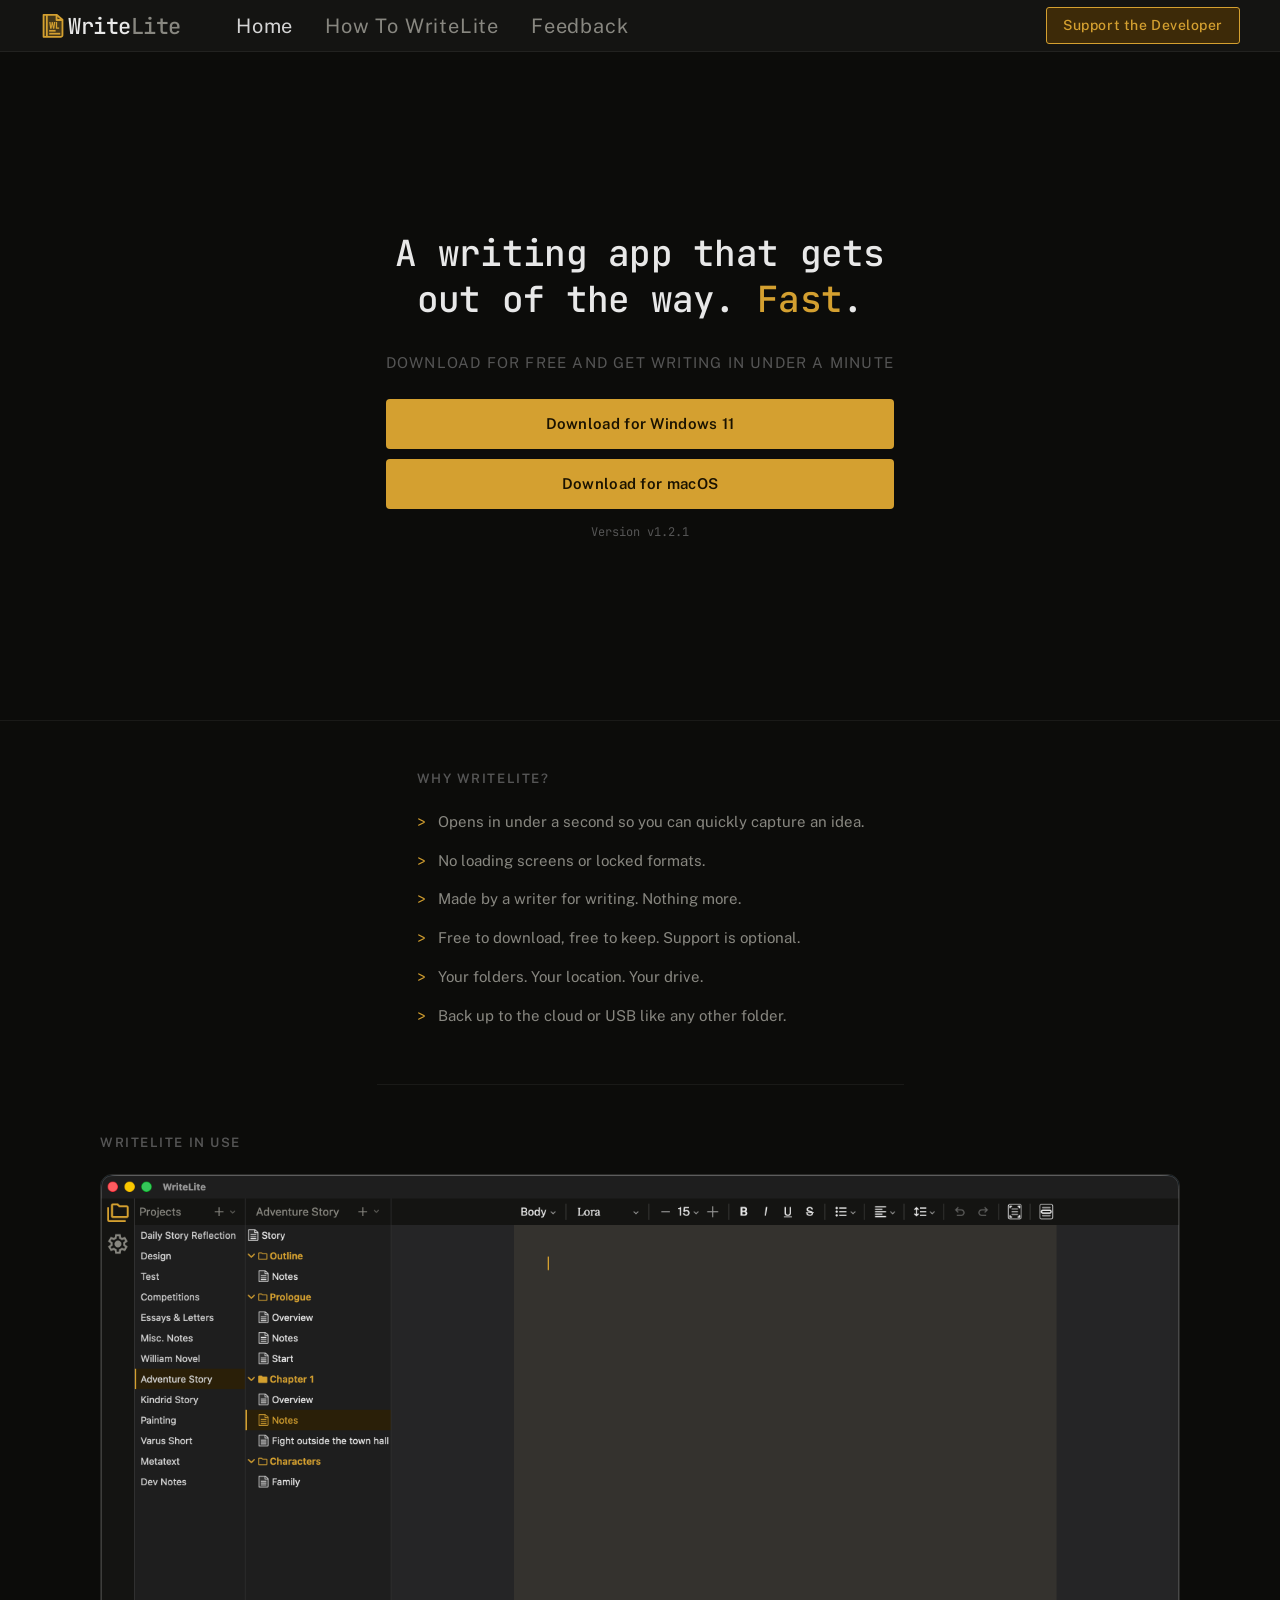
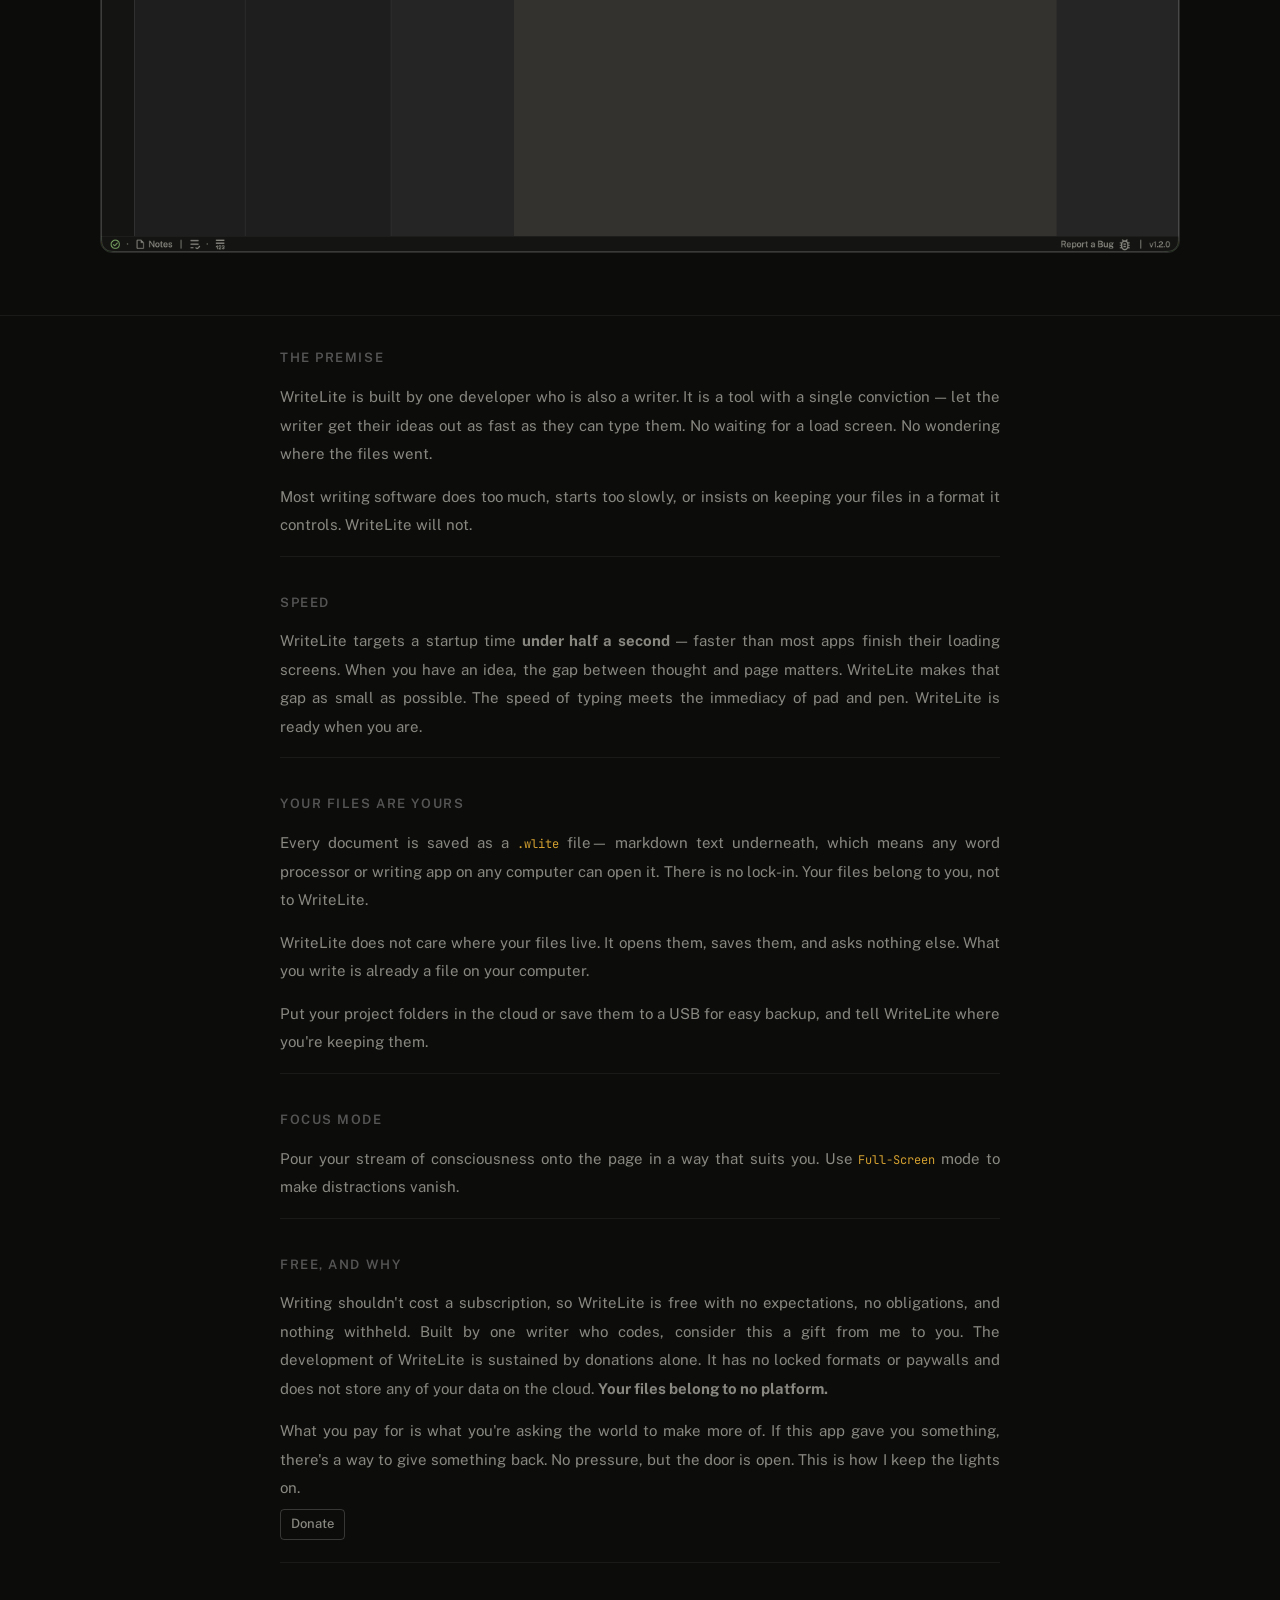
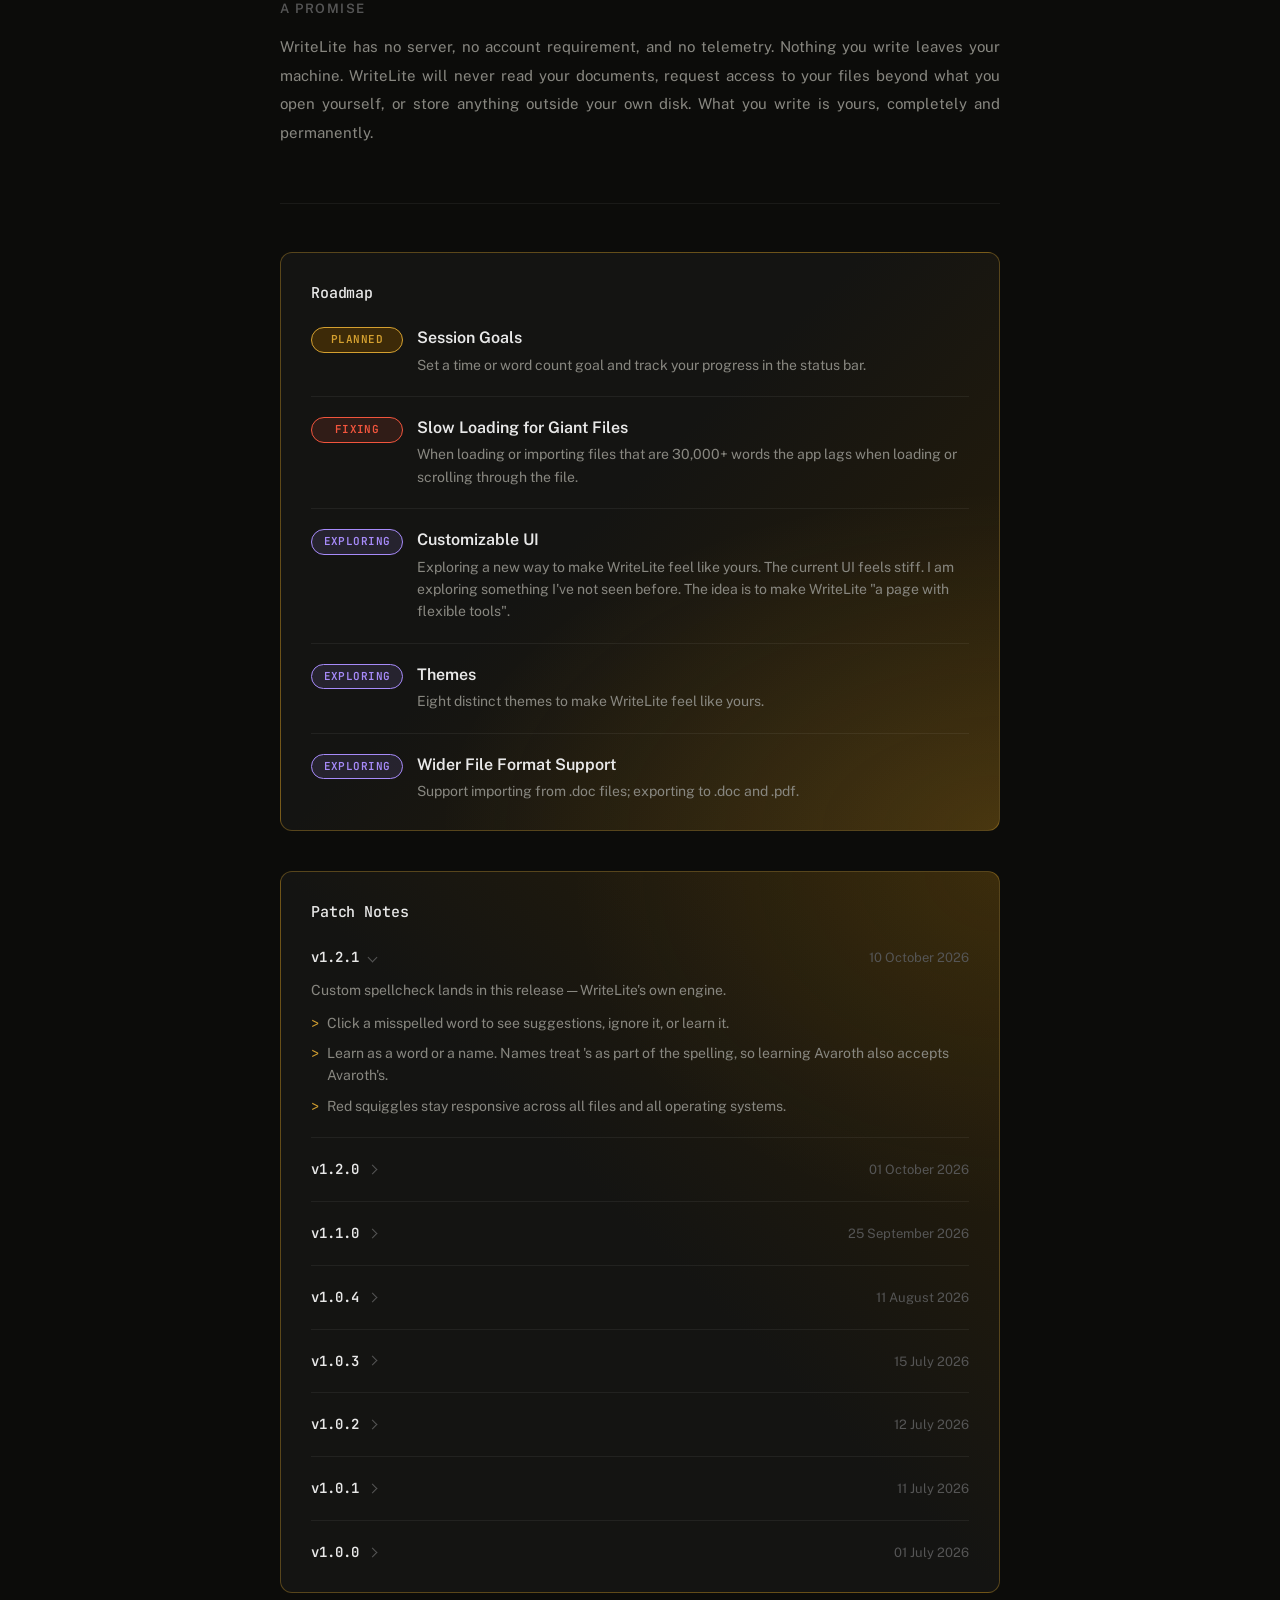
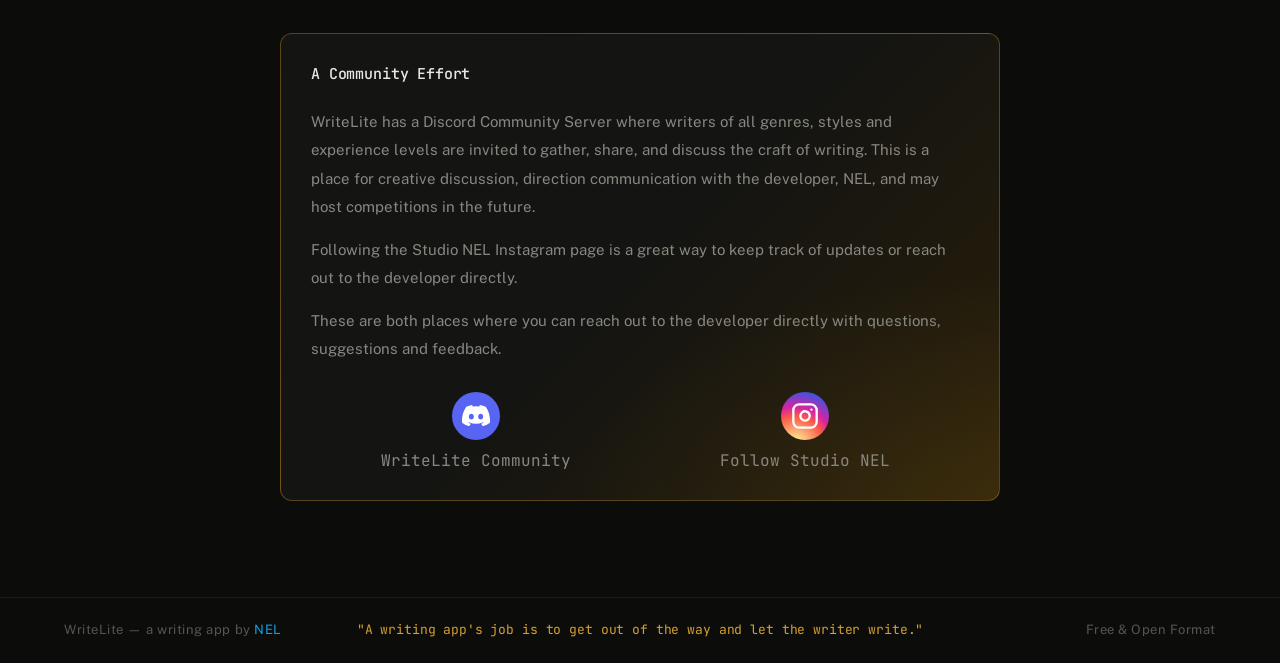
<file: index.html>
<!DOCTYPE html>
<html lang="en">
<head>
  <meta charset="UTF-8">
  <meta name="viewport" content="width=device-width, initial-scale=1.0">
  <title>WriteLite — A writing app that gets out of the way.</title>
  <link rel="icon" href="media/wl_logo.svg" type="image/svg+xml">
  <link rel="apple-touch-icon" href="media/wl_logo.svg">
  <link rel="preconnect" href="https://fonts.googleapis.com">
  <link rel="preconnect" href="https://fonts.gstatic.com" crossorigin>
  <link href="https://fonts.googleapis.com/css2?family=Public+Sans:wght@400;500;600;700&family=JetBrains+Mono:wght@400;500;600&display=swap" rel="stylesheet">
  <link rel="stylesheet" href="styles.css">
</head>
<body>

<!-- ── NAV ─────────────────────────────────────────── -->
<nav>
   <a class="nav-logo" href="/" style="cursor:pointer; display:flex; align-items:center; gap:2px;">
	<img src="media/wl_logo.svg" alt="WriteLite logo" width="26" height="26" style="flex-shrink:0; display:block;">
    <svg viewBox="0 0 116 26" width="116" height="26" aria-label="WriteLite" style="flex-shrink:0; display:block;">
      <text x="0" y="21" font-family="'JetBrains Mono', monospace" font-size="22" font-weight="500" letter-spacing="-0.5">
        <tspan fill="var(--fg-1)">Write</tspan><tspan fill="var(--fg-3)">Lite</tspan>
      </text>
    </svg>
  </a>
  <div class="nav-links">
    <a id="nav-home"     class="active" href="/">Home</a>
    <a id="nav-docs"                    href="/documentation">How To WriteLite</a>
    <a id="nav-feedback"               href="/feedback">Feedback</a>
  </div>
  <a class="nav-support" href="/support">Support the Developer</a>

  <!-- Burger — mobile only -->
  <button class="nav-burger" id="nav-burger" aria-label="Open menu" onclick="toggleMobileNav()">
    <span></span>
    <span></span>
    <span></span>
  </button>
</nav>

<!-- Mobile nav drawer -->
<div class="mobile-nav-overlay" id="mobile-nav-overlay" onclick="closeMobileNav()"></div>
<div class="mobile-nav-drawer" id="mobile-nav-drawer">
  <a id="mnav-home"     class="active" href="/">Home</a>
  <a id="mnav-docs"                    href="/documentation">How To WriteLite</a>
  <a id="mnav-feedback"               href="/feedback">Feedback</a>
  <div class="mobile-nav-divider"></div>
  <a class="mobile-nav-support" href="/support">Support the Developer</a>
</div>

<!-- ── HOME ────────────────────────────────────────── -->
<section id="home" class="active">

  <!-- Hero -->
  <div class="hero">
    <h1 class="hero-hook" id="hero-hook"></h1>
    <div class="hero-cta">
    <p class="hero-instruction">Download for free and get writing in under a minute</p>

    <div class="hero-download">

      <!-- Detected / passed platform — single large card (revealed by renderHome()) -->
      <div class="platform-card" id="platform-card" style="display:none">
        <div class="platform-card-name" id="platform-card-name"></div>
        <div class="platform-card-version">Version <span data-wl-version></span></div>
        <div class="platform-choice-row">
          <a class="btn-platform-download" id="platform-dl-free" href="/thanks?start=1">Free Download</a>
          <span class="platform-or">OR</span>
          <a class="btn-platform-download" id="platform-dl-pay" href="/download">Pay What Feels Good</a>
        </div>
      </div>
      <p class="platform-other" id="platform-other" style="display:none">
        Also available for <a id="platform-other-link" href="/download">the other platform</a>
      </p>

      <!-- Fallback (Linux / unknown / mobile) — both platforms, equal weight. Default state. -->
      <div class="platform-fallback" id="platform-fallback">
        <a class="btn-platform-download" href="/download?platform=windows">Download for Windows 11</a>
        <a class="btn-platform-download" href="/download?platform=mac">Download for macOS</a>
        <p class="platform-fallback-version">Version <span data-wl-version></span></p>
      </div>

    </div><!-- /hero-download -->
    </div><!-- /hero-cta -->
  </div>

  <!-- Why WriteLite + App Preview (stacked: blurb then wide screenshot) -->
  <div class="home-lower">
    <div class="blurb-col">
      <div class="blurb-heading">Why WriteLite?</div>
      <ul class="blurb-points">
        <li>Opens in under a second so you can quickly capture an idea.</li>
        <li>No loading screens or locked formats.</li>
        <li>Made by a writer for writing. Nothing more.</li>
        <li>Free to download, free to keep. Support is optional.</li>
        <li>Your folders. Your location. Your drive.</li>
        <li>Back up to the cloud or USB like any other folder.</li>
      </ul>
    </div><!-- /blurb-col -->

    <div class="preview-col">
	  <div class="preview-label">WriteLite in use</div>
        <img
          class="screenshot"
          src="media/screenshot.png"
          alt="WriteLite editor showing a document open and in progress"
        >
    </div><!-- /preview-col -->
  </div><!-- /home-lower -->

  <!-- About — inline on home page, scroll to read more -->
  <div class="about-page" style="border-top:1px solid var(--border)">
    <div class="about-sections-grid">

      <div class="about-section">
        <div class="about-section-label">The premise</div>
        <p>
          WriteLite is built by one developer who is also a writer.
          It is a tool with a single conviction — let the writer get
          their ideas out as fast as they can type them. No waiting
          for a load screen. No wondering where the files went.
        </p>
        <p>
          Most writing
          software does too much, starts too slowly, or insists on
          keeping your files in a format it controls.
          WriteLite will not.
        </p>
      </div>

      <div class="about-section">
        <div class="about-section-label">Speed</div>
        <p>
          WriteLite targets a startup time <strong>under half a second</strong> —
		  faster than most apps finish their loading screens.
		  When you have an idea, the gap between thought and
		  page matters. WriteLite makes that gap as small as possible.
		  The speed of typing meets the immediacy of pad and pen.
		  WriteLite is ready when you are.
        </p>
      </div>

      <div class="about-section">
        <div class="about-section-label">Your files are yours</div>
        <p>
          Every document is saved as a
          <span class="inline-code">.wlite</span> file— markdown text underneath,
		  which means any word processor or writing app on any computer can open
		  it. There is no lock-in. Your files belong to you, not to WriteLite.
        </p>
        <p>
          WriteLite does not care where your files live. It opens them, saves
		  them, and asks nothing else. What you write is already a file on
		  your computer.
        </p>
		<p>
		  Put your project folders in the cloud or save them to a USB for easy backup,
		  and tell WriteLite where you're keeping them.
		</p>
      </div>

      <div class="about-section">
        <div class="about-section-label">Focus mode</div>
        <p>
         Pour your stream of consciousness onto the page in a way that suits you.
		 Use <span class="inline-code">Full-Screen</span> mode to make distractions vanish.
        </p>
      </div>

      <div class="about-section">
        <div class="about-section-label">Free, and why</div>
        <p>
          Writing shouldn't cost a subscription, so WriteLite is free
		  with no expectations, no obligations, and nothing withheld.
		  Built by one writer who codes, consider this a gift from me to you.
      The development of WriteLite is sustained by donations alone. It has
      no locked formats or paywalls and does not store any of your data on the cloud.
		  <strong>Your files belong to no platform.</strong>
        </p>
		<p>
		  What you pay for is what you're asking the world to make more of.
		  If this app gave you something, there's a way to give something back.
		  No pressure, but the door is open. This is how I keep the lights on.
		</p>
		<p class="donate-p">
		  <a class="donate-inline-btn" href="/support">Donate</a>
		</p>
      </div>

      <div class="about-section">
        <div class="about-section-label">A promise</div>
        <p>
          WriteLite has no server, no account requirement, and no
          telemetry. Nothing you write leaves your machine.
          WriteLite will never read your documents, request access
          to your files beyond what you open yourself, or store
          anything outside your own disk. What you write is yours,
          completely and permanently.
        </p>
      </div>
    </div><!-- /about-sections-grid -->

    <!-- Roadmap, Patch Notes, Community — copied from synopsis; stacked ~720px -->
    <div class="home-synopsis-stack">

      <div class="synopsis-roadmap">
        <h3 class="synopsis-section-title" id="roadmap">Roadmap</h3>
        <ul class="roadmap-list">

          <li class="roadmap-item">
            <span class="roadmap-status is-planned">Planned</span>
            <div>
              <div class="roadmap-item-title">Session Goals</div>
              <p class="roadmap-item-desc">Set a time or word count goal and track your progress in the status bar.</p>
            </div>
          </li>

          <li class="roadmap-item">
            <span class="roadmap-status is-fixing">Fixing</span>
            <div>
              <div class="roadmap-item-title">Slow Loading for Giant Files</div>
              <p class="roadmap-item-desc">When loading or importing files that are 30,000+ words the app lags when loading or scrolling through the file.</p>
            </div>
          </li>

          <li class="roadmap-item">
            <span class="roadmap-status is-exploring">Exploring</span>
            <div>
              <div class="roadmap-item-title">Customizable UI</div>
              <p class="roadmap-item-desc">Exploring a new way to make WriteLite feel like yours. The current UI feels stiff. I am exploring something I've not seen before. The idea is to make WriteLite "a page with flexible tools".</p>
            </div>
          </li>

          <li class="roadmap-item">
            <span class="roadmap-status is-exploring">Exploring</span>
            <div>
              <div class="roadmap-item-title">Themes</div>
              <p class="roadmap-item-desc">Eight distinct themes to make WriteLite feel like yours.</p>
            </div>
          </li>

          <li class="roadmap-item">
            <span class="roadmap-status is-exploring">Exploring</span>
            <div>
              <div class="roadmap-item-title">Wider File Format Support</div>
              <p class="roadmap-item-desc">Support importing from .doc files; exporting to .doc and .pdf.</p>
            </div>
          </li>

        </ul>
      </div>

      <!-- Patch notes — append-only history, newest first.
           Template: WEBSITE_UPDATES.md. Never edit or delete past blocks.
           Each version is a <details> block: the newest carries the `open`
           attribute — when adding a release, give the new block `open` and
           remove it from the previous latest. -->
      <div class="synopsis-patch">
        <h3 class="synopsis-section-title" id="patch-notes">Patch Notes</h3>
        <div class="patch-scroll">

        <!-- ── v1.2.1 — 10 October 2026 ── -->
        <details class="patch-block" open>
          <summary class="patch-head">
            <span class="patch-version">v1.2.1</span>
            <span class="patch-caret" aria-hidden="true"></span>
            <span class="patch-date">10 October 2026</span>
          </summary>
          <p class="patch-intro">
            Custom spellcheck lands in this release — WriteLite's own engine.
          </p>
          <ul class="patch-list">
            <li>Click a misspelled word to see suggestions, ignore it, or learn it.</li>
            <li>Learn as a word or a name. Names treat 's as part of the spelling, so learning Avaroth also accepts Avaroth's.</li>
            <li>Red squiggles stay responsive across all files and all operating systems.</li>
          </ul>
        </details>

        <!-- ── v1.2.0 — 01 October 2026 ── -->
        <details class="patch-block">
          <summary class="patch-head">
            <span class="patch-version">v1.2.0</span>
            <span class="patch-caret" aria-hidden="true"></span>
            <span class="patch-date">01 October 2026</span>
          </summary>
          <p class="patch-intro">
            Typewriter mode lands in this release — a focus mode that keeps only a
            few lines on screen and gets the UI out of the way.
          </p>
          <ul class="patch-list">
            <li>Typewriter mode — Command+Shift+T on Mac, Control+Shift+T on Windows.</li>
            <li>Closed folders expand when dragged and hovered over.</li>
            <li>Right-click a .wlite file to export.</li>
            <li>Drag a file into WriteLite to import it.</li>
            <li>Fixed a bug that stopped the app from opening with the correct text floor settings.</li>
            <li>On Windows: right-click → New → WriteLite Document.</li>
            <li>Small UI improvements, including aligned folders and subfolders.</li>
            <li>Fixed an issue with the spellcheck toggle. Custom spellchecker engine coming soon.</li>
          </ul>
        </details>

        <!-- ── v1.1.0 — 25 September 2026 ── -->
        <details class="patch-block">
          <summary class="patch-head">
            <span class="patch-version">v1.1.0</span>
            <span class="patch-caret" aria-hidden="true"></span>
            <span class="patch-date">25 September 2026</span>
          </summary>
          <p class="patch-intro">
            Drag and drop lands in this release — move files and folders between
            projects, set your own order, and merge projects when you need to.
          </p>
          <ul class="patch-list">
            <li>Theme adjustments; buttons feel stronger.</li>
            <li>Fixed an issue where files would not display in some projects.</li>
            <li>Fullscreen key commands are consistent across versions and feel better to use.</li>
            <li>File handling for raw markdown refactored.</li>
            <li>File tree visual structure updated — cleaner look.</li>
            <li>Status bar labels replaced with icons; buttons are more compact.</li>
            <li>Expanded settings options.</li>
            <li>Updated menubar layout.</li>
            <li>Sorting is now an action, not a state — custom order is always available.</li>
            <li>Drag and drop: move files and folders between projects, reorder freely, and merge projects.</li>
            <li>Fullscreen icon updated.</li>
          </ul>
        </details>

        <!-- ── v1.0.4 — 11 August 2026 ── -->
        <details class="patch-block">
          <summary class="patch-head">
            <span class="patch-version">v1.0.4</span>
            <span class="patch-caret" aria-hidden="true"></span>
            <span class="patch-date">11 August 2026</span>
          </summary>
          <ul class="patch-list">
            <li>.wlite files are markdown + some HTML under the hood. This patch cleaned up the file format so the raw markup view is cleaner.</li>
            <li>The .wlite icon appear less squashed</li>
            <li>Users can now set their own default settings per file. Per project settings coming soon.</li>
            <li>System theme option available from the menu bar</li>
            <li>Fixed an issue where files would occasionally open WriteLite at the wrong project</li>
          </ul>
        </details>

        <!-- ── v1.0.3 — 15 July 2026 ── -->
        <details class="patch-block">
          <summary class="patch-head">
            <span class="patch-version">v1.0.3</span>
            <span class="patch-caret" aria-hidden="true"></span>
            <span class="patch-date">15 July 2026</span>
          </summary>
          <p class="patch-intro">
            This patch brings a new welcome experience. The first time you open
            WriteLite it now walks you through the app and lets users set their theme preference from the start.
          </p>
          <ul class="patch-list">
            <li>Choose your theme during setup &mdash; Dark, Light, or System. System follows your computer&rsquo;s own appearance setting and switches along with it while the app is open, and WriteLite now opens in the right theme straight away instead of flashing the wrong one first.</li>
            <li>Blank lines you deliberately leave in a document no longer disappear when it reloads.</li>
            <li>Fixed a bug that prevented sorting files by &ldquo;Last Updated&rdquo;.</li>
            <li>Fixed markdown rendering inconsistencies across .wlite and .md files.</li>
            <li>Fixed some awkward UI bugs that left old information on the page.</li>
            <li>Improved support for imported files.</li>
            <li><strong>Known issue:</strong> very large documents (100,000+ words) are slow to open, and the window may stop responding while they load.</li>
          </ul>
        </details>

        <!-- ── v1.0.2 — 12 July 2026 ── -->
        <details class="patch-block">
          <summary class="patch-head">
            <span class="patch-version">v1.0.2</span>
            <span class="patch-caret" aria-hidden="true"></span>
            <span class="patch-date">12 July 2026</span>
          </summary>
          <ul class="patch-list">
            <li>The File View window now has a full menu bar on macOS, matching Windows.</li>
            <li>Settings has moved into the menu bar, so it is quicker to reach.</li>
            <li>WriteLite now reopens the files you had open in File View when you last closed it &mdash; you can turn this off in Settings.</li>
            <li>You can now close individual file tabs with the &times; button or by right-clicking, instead of closing the whole window.</li>
            <li>On macOS, double-clicking a file in Finder &mdash; or dragging it onto the app &mdash; now opens it directly, instead of launching to the default window.</li>
            <li>Links now stand out in the accent colour.</li>
            <li>In the light theme, faint and disabled text is clearer and easier to tell apart from ordinary text.</li>
          </ul>
        </details>

        <!-- ── v1.0.1 — 11 July 2026 ── -->
        <details class="patch-block">
          <summary class="patch-head">
            <span class="patch-version">v1.0.1</span>
            <span class="patch-caret" aria-hidden="true"></span>
            <span class="patch-date">11 July 2026</span>
          </summary>
          <ul class="patch-list">
            <li>Switching between projects now opens the correct document instead of leaving the previous file on screen, and each project remembers the last file you had open.</li>
            <li>Links you add are kept when you reopen a file &mdash; previously they could vanish on reload. You can also type a link inline as <span class="inline-code">[text](https://&hellip;)</span> and it becomes clickable.</li>
            <li>Imported files are better supported &mdash; .txt and .md files now open alongside .wlite.</li>
            <li>Importing now offers a &ldquo;keep original format&rdquo; option so files come in as-is.</li>
            <li>Re-adding an existing project no longer resets its settings &mdash; sort order, expanded folders, and name are preserved.</li>
            <li>Fixed a problem where renaming a project could break it and make it show as &ldquo;missing&rdquo; after a restart.</li>
            <li>The formatting toolbar is now centred and scrolls when there isn&rsquo;t room to show every button.</li>
            <li>Entering and leaving fullscreen is now a smooth transition.</li>
            <li>On macOS, the fullscreen shortcut hint now correctly shows &#8963;&#8984;F &mdash; it previously listed a shortcut that did nothing.</li>
            <li>Renamed the &ldquo;Documentation&rdquo; menu item to &ldquo;Guides &amp; How-Tos&rdquo;.</li>
          </ul>
        </details>

        <!-- ── v1.0.0 — 01 July 2026 ── -->
        <details class="patch-block">
          <summary class="patch-head">
            <span class="patch-version">v1.0.0</span>
            <span class="patch-caret" aria-hidden="true"></span>
            <span class="patch-date">01 July 2026</span>
          </summary>
          <ul class="patch-list">
            <li>WriteLite published.</li>
          </ul>
        </details>

        </div><!-- /patch-scroll -->
      </div>

      <div class="synopsis-community">
        <h3 class="synopsis-section-title" id="community">A Community Effort</h3>
        <p>
          WriteLite has a Discord Community Server where writers of all
          genres, styles and experience levels are invited to gather, share, and discuss the
          craft of writing. This is a place for creative discussion, direction communication
          with the developer, NEL, and may host competitions in the future.
        </p>
        <p>
          Following the Studio NEL Instagram page is a great way to keep track of updates or
          reach out to the developer directly.
        </p>
        <p>
          These are both places where you can reach out to the developer directly with
          questions, suggestions and feedback.
        </p>

        <div class="synopsis-community-links">
          <div class="synopsis-community-link">
            <a class="community-icon" data-wl-discord
               target="_blank" rel="noopener noreferrer" aria-label="Join the Discord">
              <svg viewBox="0 0 127.14 96.36" fill="#fff" aria-hidden="true">
                <path d="M107.7 8.07A105.15 105.15 0 0 0 81.47 0a72.06 72.06 0 0 0-3.36 6.83 97.68 97.68 0 0 0-29.11 0A72.37 72.37 0 0 0 45.64 0a105.89 105.89 0 0 0-26.25 8.09C2.79 32.65-1.71 56.6.54 80.21a105.73 105.73 0 0 0 32.17 16.15 77.7 77.7 0 0 0 6.89-11.11 68.42 68.42 0 0 1-10.85-5.18c.91-.66 1.8-1.34 2.66-2a75.57 75.57 0 0 0 64.32 0c.87.71 1.76 1.39 2.66 2a68.68 68.68 0 0 1-10.87 5.19 77 77 0 0 0 6.89 11.1 105.25 105.25 0 0 0 32.19-16.14c2.64-27.38-4.51-51.11-18.9-72.15ZM42.45 65.69C36.18 65.69 31 60 31 53s5-12.74 11.43-12.74S54 46 53.89 53s-5.05 12.69-11.44 12.69Zm42.24 0C78.41 65.69 73.25 60 73.25 53s5-12.74 11.44-12.74S96.23 46 96.12 53s-5.04 12.69-11.43 12.69Z"/>
              </svg>
            </a>
            <span class="synopsis-community-link-title">WriteLite Community</span>
          </div>
          <div class="synopsis-community-link">
            <a class="community-icon community-icon-ig" href="https://www.instagram.com/studio_nel_/"
               target="_blank" rel="noopener noreferrer" aria-label="Follow on Instagram">
              <svg viewBox="0 0 24 24" fill="none" stroke="#fff" stroke-width="2"
                   stroke-linecap="round" stroke-linejoin="round" aria-hidden="true">
                <rect x="2" y="2" width="20" height="20" rx="5" ry="5"></rect>
                <path d="M16 11.37A4 4 0 1 1 12.63 8 4 4 0 0 1 16 11.37z"></path>
                <line x1="17.5" y1="6.5" x2="17.51" y2="6.5"></line>
              </svg>
            </a>
            <span class="synopsis-community-link-title">Follow Studio NEL</span>
          </div>
        </div>
      </div>

    </div><!-- /home-synopsis-stack -->

  </div><!-- /about-on-home -->

  <footer class="site-footer">
    <span>WriteLite — a writing app by <a class="footer-studio" href="https://nel.studio" target="_blank" rel="noopener noreferrer">NEL</a></span>
    <span class="footer-quote">"A writing app's job is to get out of the way and let the writer write."</span>
    <span>Free &amp; Open Format</span>
  </footer>

</section>

<!-- ── SHARED SITE CONFIG (version, URLs, downloads) ──── -->
<script src="site-config.js"></script>

<!-- ── PAGE SCRIPT ───────────────────────────────────── -->
<script>
  // ── HOOK LINE CYCLING ──────────────────────────────────────────
  // To add a new option: add an object with a segments array.
  // Each segment is either a plain string or { text, em: true } for highlight.
  // Any number of highlighted words per line is supported.
  const hooks = [
    { segments: [
      "A writing app that gets out of the way.",
      { text: " Fast", em: true },
      "."
    ]},
    { segments: [
      "A reliable writing app designed for ",
      { text: "focus", em: true },
      "."
    ]},
    { segments: [
      "Engineered for speed, focus and ",
      { text: "flow", em: true },
      "."
    ]},
  ];

  let hookIndex = 0;

  function renderHook() {
    const html = hooks[hookIndex].segments.map(s =>
      typeof s === 'string' ? s : '<em>' + s.text + '</em>'
    ).join('');
    document.getElementById('hero-hook').innerHTML = html;
  }

  function cycleHook() {
    const el = document.getElementById('hero-hook');
    el.style.opacity = '0';
    setTimeout(() => {
      hookIndex = (hookIndex + 1) % hooks.length;
      renderHook();
      el.style.opacity = '';
    }, 130);
  }

  renderHook();

  // Auto-cycle every 5 seconds.
  let hookTimer = setInterval(cycleHook, 5000);


  // ── MOBILE NAV ─────────────────────────────────────────────────
  function toggleMobileNav() {
    const burger  = document.getElementById('nav-burger');
    const drawer  = document.getElementById('mobile-nav-drawer');
    const overlay = document.getElementById('mobile-nav-overlay');
    const isOpen  = drawer.classList.contains('open');
    if (isOpen) {
      closeMobileNav();
    } else {
      burger.classList.add('open');
      overlay.classList.add('open');
      // Force reflow so transition plays from initial state
      drawer.style.display = 'flex';
      requestAnimationFrame(() => {
        requestAnimationFrame(() => { drawer.classList.add('open'); });
      });
    }
  }

  function closeMobileNav() {
    const burger  = document.getElementById('nav-burger');
    const drawer  = document.getElementById('mobile-nav-drawer');
    const overlay = document.getElementById('mobile-nav-overlay');
    burger.classList.remove('open');
    drawer.classList.remove('open');
    overlay.classList.remove('open');
    // Hide after transition
    setTimeout(() => { if (!drawer.classList.contains('open')) drawer.style.display = ''; }, 220);
  }

  // Mobile intercept + download counting now live in site-config.js
  // (isMobile, handleDownloadClick, closeMobileNotice).

  // ── HERO PLATFORM CARD ─────────────────────────────────────────
  // Detected platform → single large card + other-OS line; all CTAs
  // navigate to /download (they don't download directly). Null (Linux /
  // unknown / mobile) → leave the two-button fallback visible.
  function renderHome() {
    var platform = WriteLite.detectPlatform();
    if (!platform) return;

    var names = { windows: 'Windows 11', mac: 'macOS' };
    var other = platform === 'windows' ? 'mac' : 'windows';

    document.getElementById('platform-card-name').textContent = names[platform];

    document.getElementById('platform-dl-free').href = '/thanks?start=1&platform=' + platform;
    document.getElementById('platform-dl-pay').href  = '/download?platform=' + platform;

    var olink = document.getElementById('platform-other-link');
    olink.textContent = names[other];
    olink.href        = '/download?platform=' + other;

    document.getElementById('platform-fallback').style.display = 'none';
    document.getElementById('platform-card').style.display     = '';
    document.getElementById('platform-other').style.display    = '';
  }

  // Resolve platform + fade in on first load
  window.addEventListener('DOMContentLoaded', () => {
    renderHome();
    requestAnimationFrame(() => {
      requestAnimationFrame(() => {
        document.getElementById('home').classList.add('visible');
      });
    });
  });
</script>

</body>
</html>
</file>
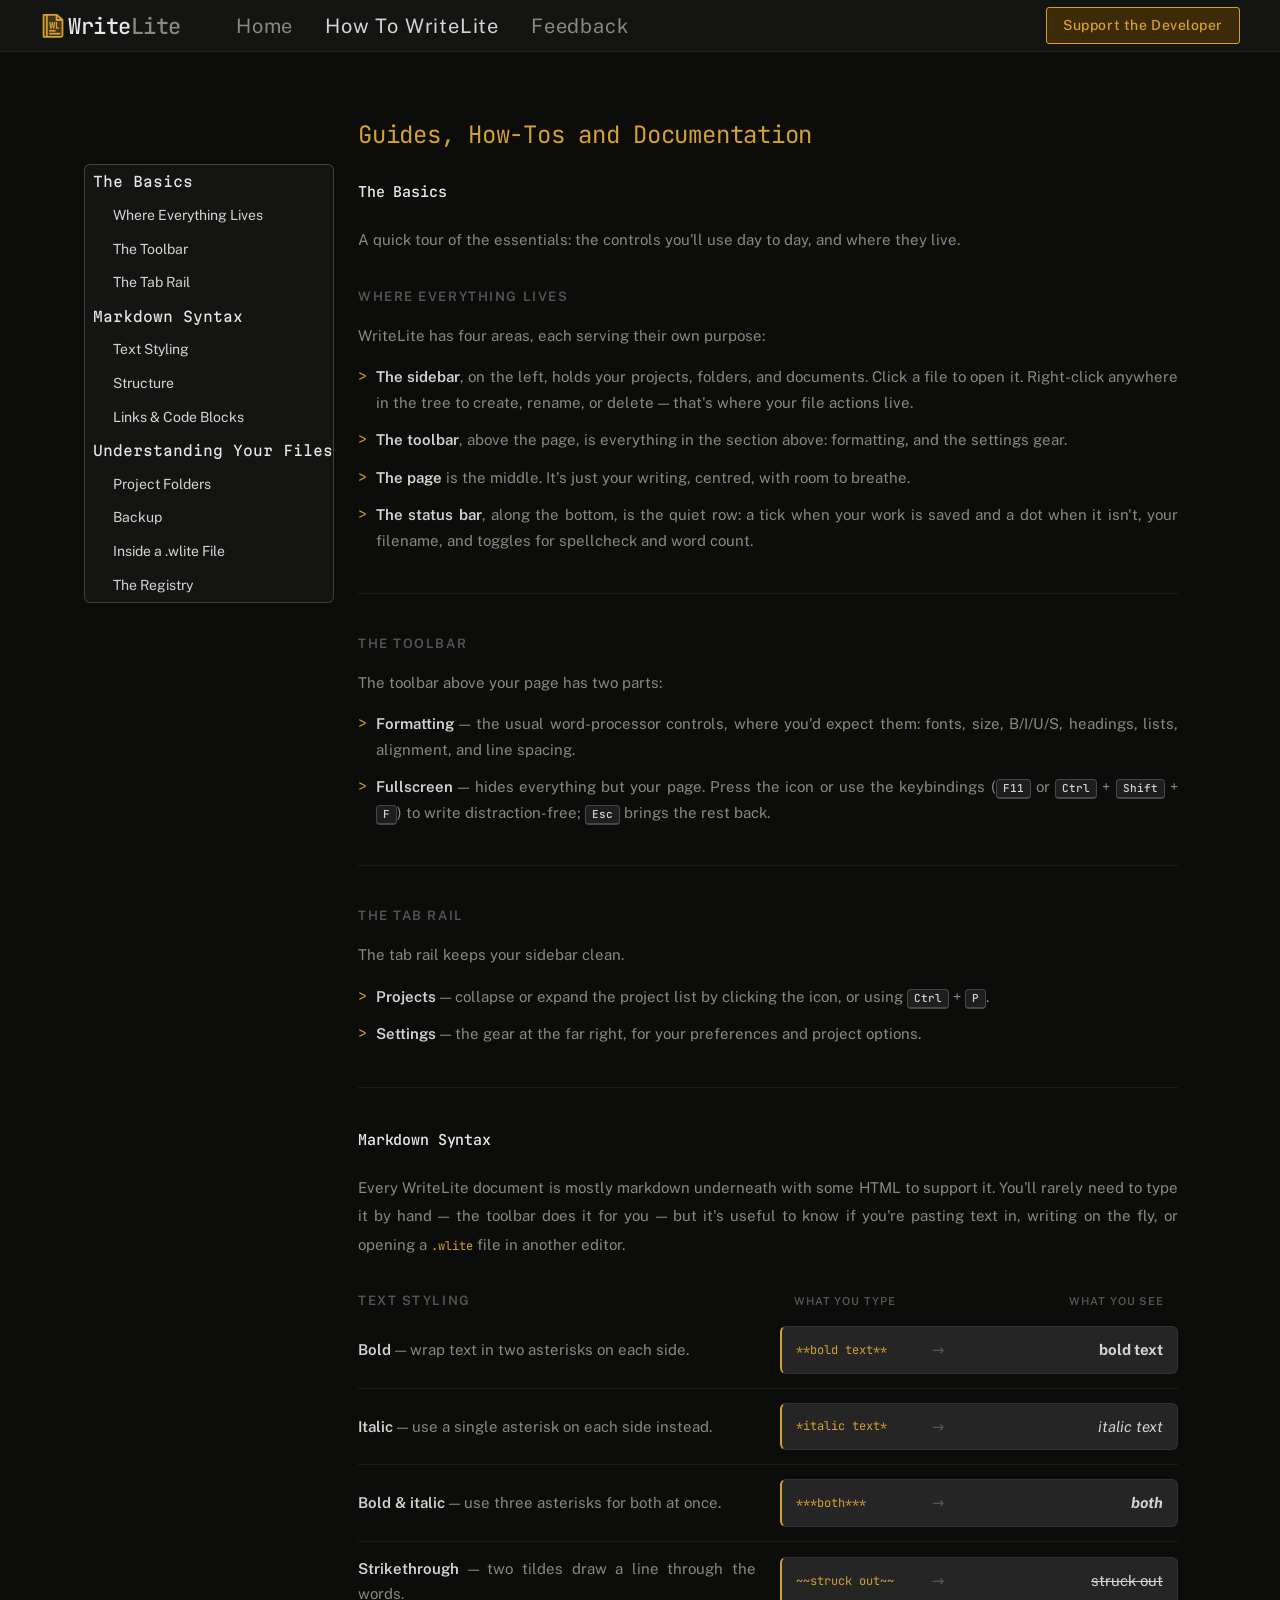
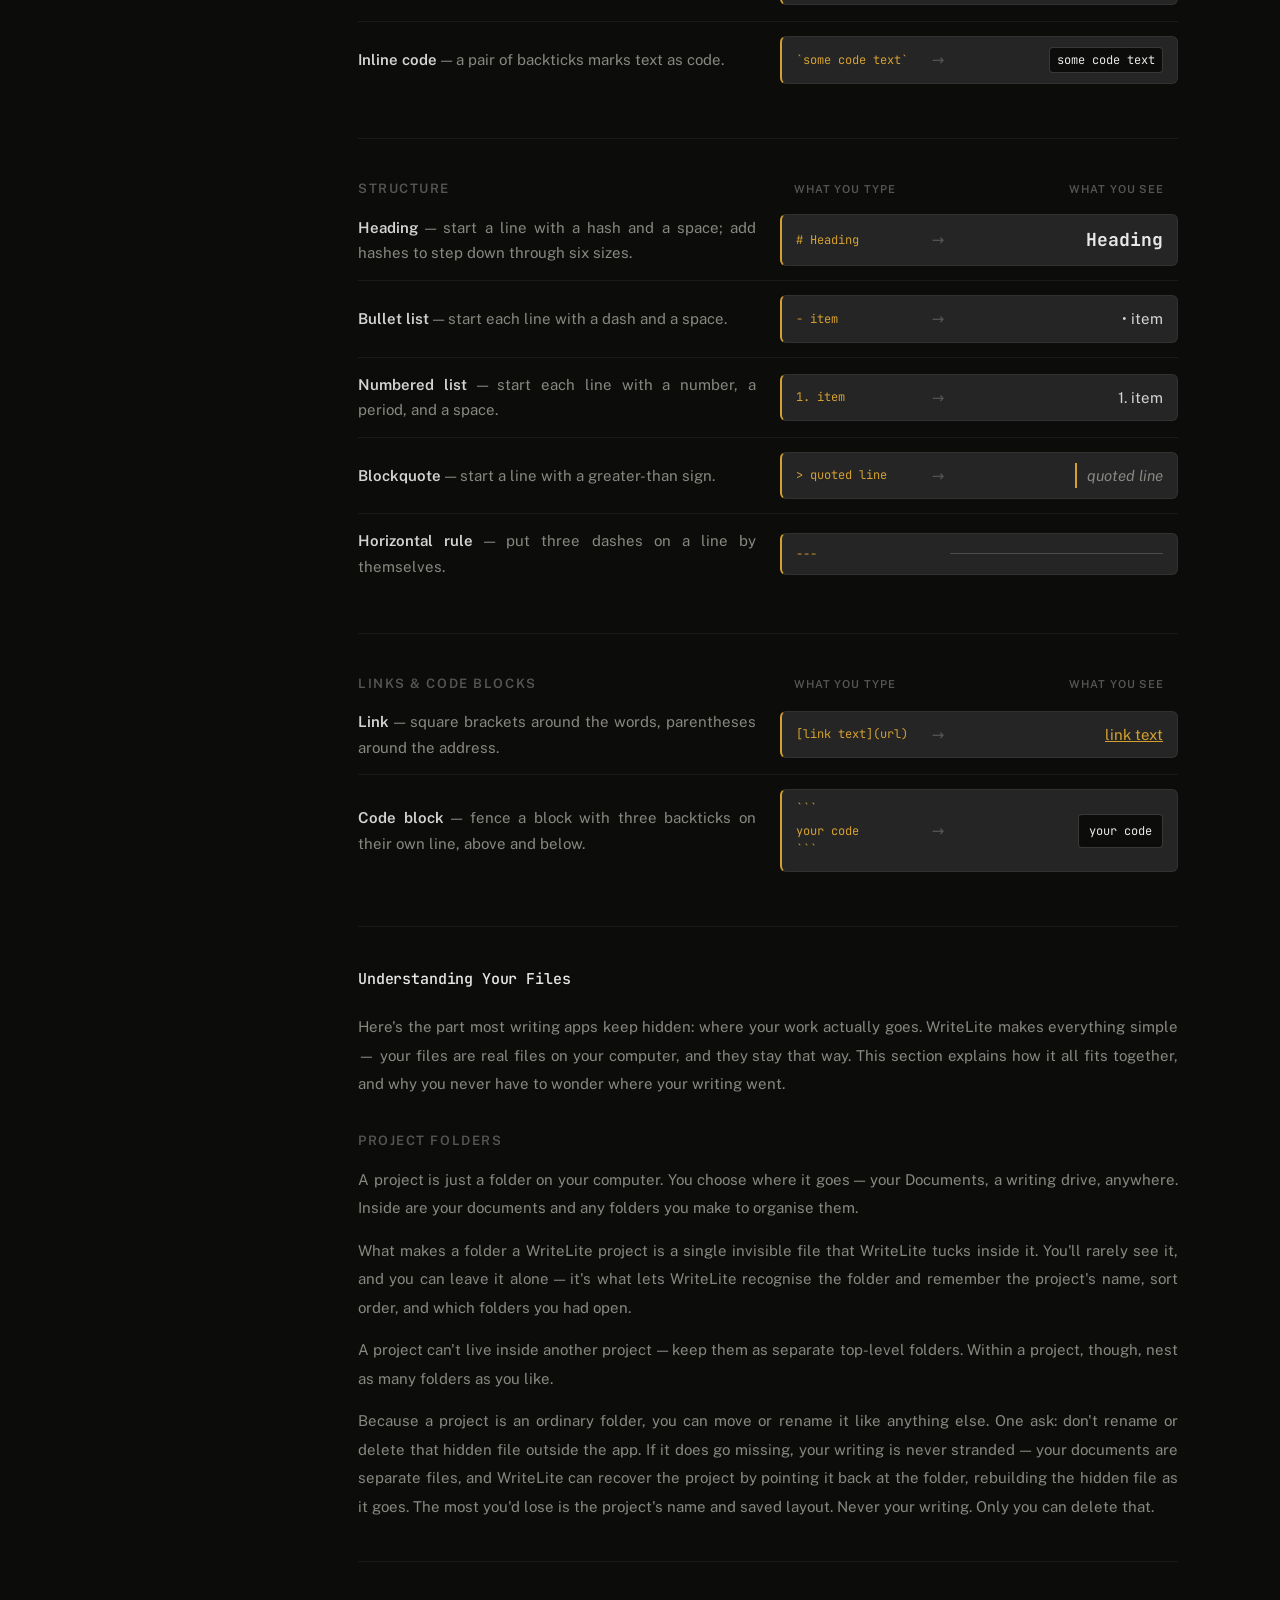
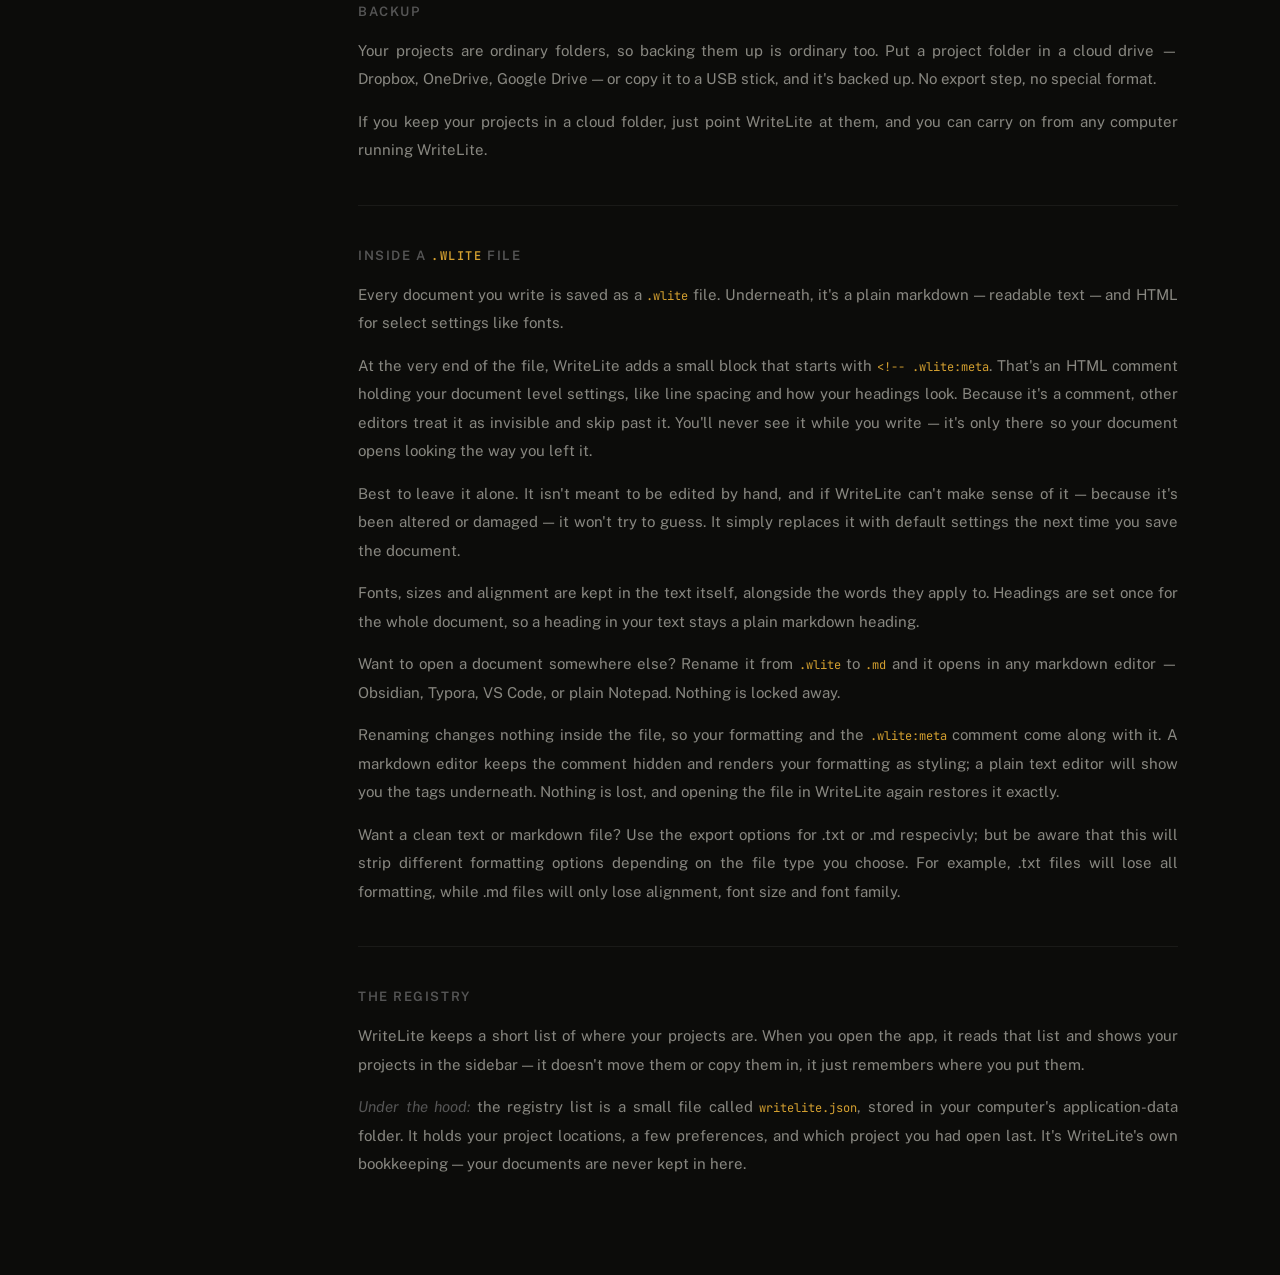
<file: documentation.html>
<!DOCTYPE html>
<html lang="en">
<head>
  <meta charset="UTF-8">
  <meta name="viewport" content="width=device-width, initial-scale=1.0">
  <title>WriteLite — Learn</title>
  <link rel="icon" href="media/wl_logo.svg" type="image/svg+xml">
  <link rel="apple-touch-icon" href="media/wl_logo.svg">
  <link rel="preconnect" href="https://fonts.googleapis.com">
  <link rel="preconnect" href="https://fonts.gstatic.com" crossorigin>
  <link href="https://fonts.googleapis.com/css2?family=Public+Sans:wght@400;500;600;700&family=JetBrains+Mono:wght@400;500;600&family=Martian+Mono:wght@400;500;600&display=swap" rel="stylesheet">
  <link rel="stylesheet" href="styles.css">
</head>
<body>

<!-- ── NAV ─────────────────────────────────────────── -->
<nav>
   <a class="nav-logo" href="/" style="cursor:pointer; display:flex; align-items:center; gap:2px;">
	<img src="media/wl_logo.svg" alt="WriteLite logo" width="26" height="26" style="flex-shrink:0; display:block;">
    <svg viewBox="0 0 116 26" width="116" height="26" aria-label="WriteLite" style="flex-shrink:0; display:block;">
      <text x="0" y="21" font-family="'JetBrains Mono', monospace" font-size="22" font-weight="500" letter-spacing="-0.5">
        <tspan fill="var(--fg-1)">Write</tspan><tspan fill="var(--fg-3)">Lite</tspan>
      </text>
    </svg>
  </a>
  <div class="nav-links">
    <a id="nav-home"                   href="/">Home</a>
    <a id="nav-docs"     class="active" href="/documentation">How To WriteLite</a>
    <a id="nav-feedback"               href="/feedback">Feedback</a>
  </div>
  <a class="nav-support" href="/support">Support the Developer</a>

  <!-- Burger — mobile only -->
  <button class="nav-burger" id="nav-burger" aria-label="Open menu" onclick="toggleMobileNav()">
    <span></span>
    <span></span>
    <span></span>
  </button>
</nav>

<!-- Mobile nav drawer -->
<div class="mobile-nav-overlay" id="mobile-nav-overlay" onclick="closeMobileNav()"></div>
<div class="mobile-nav-drawer" id="mobile-nav-drawer">
  <a id="mnav-home"                   href="/">Home</a>
  <a id="mnav-docs"     class="active" href="/documentation">How To WriteLite</a>
  <a id="mnav-feedback"               href="/feedback">Feedback</a>
  <div class="mobile-nav-divider"></div>
  <a class="mobile-nav-support" href="/support">Support the Developer</a>
</div>


<!-- ── DOCUMENTATION ────────────────────────────────── -->
<section id="docs" class="active">
  <div class="docs-page">

    <div class="docs-layout">
    <p class="about-premise">Guides, How-Tos and Documentation</p>

    <!-- ── CONTENTS PANEL ── -->
    <nav class="docs-toc" aria-label="Contents">
      <a class="docs-toc-head" href="#sec-basics">The Basics</a>
      <a class="docs-toc-sub"  href="#sub-everything">Where Everything Lives</a>
      <a class="docs-toc-sub"  href="#sub-toolbar">The Toolbar</a>
      <a class="docs-toc-sub"  href="#sub-tabrail">The Tab Rail</a>

      <a class="docs-toc-head" href="#sec-markdown">Markdown Syntax</a>
      <a class="docs-toc-sub"  href="#sub-md-text">Text Styling</a>
      <a class="docs-toc-sub"  href="#sub-md-structure">Structure</a>
      <a class="docs-toc-sub"  href="#sub-md-links">Links &amp; Code Blocks</a>

      <a class="docs-toc-head" href="#sec-files">Understanding Your Files</a>
      <a class="docs-toc-sub"  href="#sub-projects">Project Folders</a>
      <a class="docs-toc-sub"  href="#sub-backup">Backup</a>
      <a class="docs-toc-sub"  href="#sub-wlite">Inside a .wlite File</a>
      <a class="docs-toc-sub"  href="#sub-registry">The Registry</a>
    </nav>

    <div class="docs-content">
    <div class="docs-body">

      <!-- ── SECTION 1 — THE BASICS ── -->
      <h3 class="docs-section-title" id="sec-basics">The Basics</h3>
      <p class="docs-intro">
        A quick tour of the essentials: the controls you'll use day to day,
        and where they live.
      </p>

      <div class="about-section">
        <div class="about-section-label" id="sub-everything">Where everything lives</div>
        <p>WriteLite has four areas, each serving their own purpose:</p>
        <ul class="docs-list">
          <li><strong>The sidebar</strong>, on the left, holds your projects, folders, and documents. Click a file to open it. Right-click anywhere in the tree to create, rename, or delete — that's where your file actions live.</li>
          <li><strong>The toolbar</strong>, above the page, is everything in the section above: formatting, and the settings gear.</li>
          <li><strong>The page</strong> is the middle. It's just your writing, centred, with room to breathe.</li>
          <li><strong>The status bar</strong>, along the bottom, is the quiet row: a tick when your work is saved and a dot when it isn't, your filename, and toggles for spellcheck and word count.</li>
        </ul>
      </div>

      <div class="about-section">
        <div class="about-section-label" id="sub-toolbar">The toolbar</div>
        <p>The toolbar above your page has two parts:</p>
        <ul class="docs-list">
          <li><strong>Formatting</strong> — the usual word-processor controls, where you'd expect them: fonts, size, B/I/U/S, headings, lists, alignment, and line spacing.</li>
          <li><strong>Fullscreen</strong> — hides everything but your page. Press the icon or use the keybindings (<span class="keys-win"><kbd class="kbd">F11</kbd> or <kbd class="kbd">Ctrl</kbd> + <kbd class="kbd">Shift</kbd> + <kbd class="kbd">F</kbd></span><span class="keys-mac" style="display:none"><kbd class="kbd">⌘</kbd> + <kbd class="kbd">⌃</kbd> + <kbd class="kbd">F</kbd></span>) to write distraction-free; <kbd class="kbd">Esc</kbd> brings the rest back.</li>
        </ul>
      </div>

      <div class="about-section">
        <div class="about-section-label" id="sub-tabrail">The tab rail</div>
        <p>The tab rail keeps your sidebar clean.</p>
        <ul class="docs-list">
          <li><strong>Projects</strong> — collapse or expand the project list by clicking the icon, or using <span class="keys-win"><kbd class="kbd">Ctrl</kbd> + <kbd class="kbd">P</kbd></span><span class="keys-mac" style="display:none"><kbd class="kbd">⌘</kbd> + <kbd class="kbd">P</kbd></span>.</li>
          <li><strong>Settings</strong> — the gear at the far right, for your preferences and project options.</li>
        </ul>
      </div>

      <!-- ── SECTION — MARKDOWN SYNTAX ── -->
      <h3 class="docs-section-title" id="sec-markdown">Markdown Syntax</h3>
      <p class="docs-intro">
        Every WriteLite document is mostly markdown underneath with some HTML to
        support it. You'll rarely need to type it by hand — the toolbar does it
        for you — but it's useful to know if you're pasting text in, writing on
        the fly, or opening a <span class="inline-code">.wlite</span> file in
        another editor.
      </p>

      <div class="about-section">
        <div class="md-guide-head">
          <div class="about-section-label" id="sub-md-text">Text styling</div>
          <div class="md-guide-head-cols">
            <span>What you type</span>
            <span>What you see</span>
          </div>
        </div>
        <div class="md-guide">
          <div class="md-guide-row">
            <div class="md-guide-desc"><strong>Bold</strong> — wrap text in two asterisks on each side.</div>
            <div class="md-guide-eg"><span class="inline-code">**bold text**</span> <span class="md-arrow">→</span> <strong>bold text</strong></div>
          </div>
          <div class="md-guide-row">
            <div class="md-guide-desc"><strong>Italic</strong> — use a single asterisk on each side instead.</div>
            <div class="md-guide-eg"><span class="inline-code">*italic text*</span> <span class="md-arrow">→</span> <em>italic text</em></div>
          </div>
          <div class="md-guide-row">
            <div class="md-guide-desc"><strong>Bold &amp; italic</strong> — use three asterisks for both at once.</div>
            <div class="md-guide-eg"><span class="inline-code">***both***</span> <span class="md-arrow">→</span> <strong><em>both</em></strong></div>
          </div>
          <div class="md-guide-row">
            <div class="md-guide-desc"><strong>Strikethrough</strong> — two tildes draw a line through the words.</div>
            <div class="md-guide-eg"><span class="inline-code">~~struck out~~</span> <span class="md-arrow">→</span> <s>struck out</s></div>
          </div>
          <div class="md-guide-row">
            <div class="md-guide-desc"><strong>Inline code</strong> — a pair of backticks marks text as code.</div>
            <div class="md-guide-eg"><span class="inline-code">`some code text`</span> <span class="md-arrow">→</span> <span class="md-render-code">some code text</span></div>
          </div>
        </div>
      </div>

      <div class="about-section">
        <div class="md-guide-head">
          <div class="about-section-label" id="sub-md-structure">Structure</div>
          <div class="md-guide-head-cols">
            <span>What you type</span>
            <span>What you see</span>
          </div>
        </div>
        <div class="md-guide">
          <div class="md-guide-row">
            <div class="md-guide-desc"><strong>Heading</strong> — start a line with a hash and a space; add hashes to step down through six sizes.</div>
            <div class="md-guide-eg"><span class="inline-code"># Heading</span> <span class="md-arrow">→</span> <span class="md-render-h">Heading</span></div>
          </div>
          <div class="md-guide-row">
            <div class="md-guide-desc"><strong>Bullet list</strong> — start each line with a dash and a space.</div>
            <div class="md-guide-eg"><span class="inline-code">- item</span> <span class="md-arrow">→</span> <span>• item</span></div>
          </div>
          <div class="md-guide-row">
            <div class="md-guide-desc"><strong>Numbered list</strong> — start each line with a number, a period, and a space.</div>
            <div class="md-guide-eg"><span class="inline-code">1. item</span> <span class="md-arrow">→</span> <span>1. item</span></div>
          </div>
          <div class="md-guide-row">
            <div class="md-guide-desc"><strong>Blockquote</strong> — start a line with a greater-than sign.</div>
            <div class="md-guide-eg"><span class="inline-code">&gt; quoted line</span> <span class="md-arrow">→</span> <span class="md-render-quote">quoted line</span></div>
          </div>
          <div class="md-guide-row">
            <div class="md-guide-desc"><strong>Horizontal rule</strong> — put three dashes on a line by themselves.</div>
            <div class="md-guide-eg"><span class="inline-code">---</span> <span class="md-arrow"></span> <span class="md-render-hr"></span></div>
          </div>
        </div>
      </div>

      <div class="about-section">
        <div class="md-guide-head">
          <div class="about-section-label" id="sub-md-links">Links &amp; code blocks</div>
          <div class="md-guide-head-cols">
            <span>What you type</span>
            <span>What you see</span>
          </div>
        </div>
        <div class="md-guide">
          <div class="md-guide-row">
            <div class="md-guide-desc"><strong>Link</strong> — square brackets around the words, parentheses around the address.</div>
            <div class="md-guide-eg"><span class="inline-code">[link text](url)</span> <span class="md-arrow">→</span> <a href="https://example.com">link text</a></div>
          </div>
          <div class="md-guide-row">
            <div class="md-guide-desc"><strong>Code block</strong> — fence a block with three backticks on their own line, above and below.</div>
            <div class="md-guide-eg"><span class="inline-code">```<br>your code<br>```</span> <span class="md-arrow">→</span> <span class="md-render-codeblock">your code</span></div>
          </div>
        </div>
      </div>

      <!-- ── SECTION 2 — YOUR FILES & HOW WRITELITE WORKS ── -->
      <h3 class="docs-section-title" id="sec-files">Understanding Your Files</h3>
      <p class="docs-intro">
        Here's the part most writing apps keep hidden: where your work
        actually goes. WriteLite makes everything simple — your files are real
        files on your computer, and they stay that way. This section explains how
        it all fits together, and why you never have to wonder where your writing
        went.
      </p>

      <div class="about-section">
        <div class="about-section-label" id="sub-projects">Project folders</div>
        <p>
          A project is just a folder on your computer. You choose where it goes —
          your Documents, a writing drive, anywhere. Inside are your documents and
          any folders you make to organise them.
        </p>
        <p>
          What makes a folder a WriteLite project is a single invisible file that
          WriteLite tucks inside it. You'll rarely see it, and you can leave it
          alone — it's what lets WriteLite recognise the folder and remember the
          project's name, sort order, and which folders you had open.
        </p>
        <p>
          A project can't live inside another project — keep them as separate
          top-level folders. Within a project, though, nest as many folders as
          you like.
        </p>
        <p>
          Because a project is an ordinary folder, you can move or rename
          it like anything else. One ask: don't rename or delete that hidden file
          outside the app. If it does go missing, your writing is never
          stranded — your documents are separate files, and WriteLite can recover
          the project by pointing it back at the folder, rebuilding the hidden
          file as it goes. The most you'd lose is the project's name and saved
          layout. Never your writing. Only you can delete that.
        </p>
      </div>

      <div class="about-section">
        <div class="about-section-label" id="sub-backup">Backup</div>
        <p>
          Your projects are ordinary folders, so backing them up is ordinary too.
          Put a project folder in a cloud drive — Dropbox, OneDrive, Google Drive
          — or copy it to a USB stick, and it's backed up. No export step, no
          special format.
        </p>
        <p>
          If you keep your projects in a cloud folder, just point WriteLite at
          them, and you can carry on from any computer running WriteLite.
        </p>
      </div>

      <div class="about-section">
        <div class="about-section-label" id="sub-wlite">Inside a <span class="inline-code">.wlite</span> file</div>
        <p>
          Every document you write is saved as a
          <span class="inline-code">.wlite</span> file. Underneath, it's a plain
          markdown — readable text — and HTML for select settings like fonts.
        </p>
        <p>
          At the very end of the file, WriteLite adds a small block that starts
          with <span class="inline-code">&lt;!-- .wlite:meta</span>. That's an HTML
          comment holding your document level settings, like line spacing and
          how your headings look. Because it's a comment, other editors treat it as
          invisible and skip past it. You'll never see it while you write — it's
          only there so your document opens looking the way you left it.
        </p>
        <p>
          Best to leave it alone. It isn't meant to be edited by hand, and if
          WriteLite can't make sense of it — because it's been altered or damaged
          — it won't try to guess. It simply replaces it with default settings the
          next time you save the document.
        </p>
        <p>
          Fonts, sizes and alignment are kept in the text itself, alongside the
          words they apply to. Headings are set once for the whole document, so a
          heading in your text stays a plain markdown heading.
        </p>
        <p>
          Want to open a document somewhere else? Rename it from
          <span class="inline-code">.wlite</span> to
          <span class="inline-code">.md</span> and it opens in any markdown editor
          — Obsidian, Typora, VS Code, or plain Notepad. Nothing is locked away.
        </p>
        <p>
          Renaming changes nothing inside the file, so your formatting and the
          <span class="inline-code">.wlite:meta</span> comment come along with it.
          A markdown editor keeps the comment hidden and renders your formatting as
          styling; a plain text editor will show you the tags underneath. Nothing is
          lost, and opening the file in WriteLite again restores it exactly.
        </p>
        <p>
          Want a clean text or markdown file? Use the export options for .txt or .md respecivly;
          but be aware that this will strip different formatting options depending on the file
          type you choose. For example, .txt files will lose all formatting, while .md files will
          only lose alignment, font size and font family.
        </p>
      </div>

      <div class="about-section">
        <div class="about-section-label" id="sub-registry">The registry</div>
        <p>
          WriteLite keeps a short list of where your projects are. When you open
          the app, it reads that list and shows your projects in the sidebar — it
          doesn't move them or copy them in, it just remembers where you put them.
        </p>
        <p>
          <span class="docs-uth">Under the hood:</span> the registry list is a small file
          called <span class="inline-code">writelite.json</span>, stored in your
          computer's application-data folder. It holds your project locations, a
          few preferences, and which project you had open last. It's WriteLite's
          own bookkeeping — your documents are never kept in here.
        </p>
      </div>

    </div><!-- /docs-body -->
    </div><!-- /docs-content -->
    </div><!-- /docs-layout -->
  </div>
</section>

<!-- ── PAGE SCRIPT ───────────────────────────────────── -->
<script>
  // ── MOBILE NAV ─────────────────────────────────────────────────
  function toggleMobileNav() {
    const burger  = document.getElementById('nav-burger');
    const drawer  = document.getElementById('mobile-nav-drawer');
    const overlay = document.getElementById('mobile-nav-overlay');
    const isOpen  = drawer.classList.contains('open');
    if (isOpen) {
      closeMobileNav();
    } else {
      burger.classList.add('open');
      overlay.classList.add('open');
      // Force reflow so transition plays from initial state
      drawer.style.display = 'flex';
      requestAnimationFrame(() => {
        requestAnimationFrame(() => { drawer.classList.add('open'); });
      });
    }
  }

  function closeMobileNav() {
    const burger  = document.getElementById('nav-burger');
    const drawer  = document.getElementById('mobile-nav-drawer');
    const overlay = document.getElementById('mobile-nav-overlay');
    burger.classList.remove('open');
    drawer.classList.remove('open');
    overlay.classList.remove('open');
    // Hide after transition
    setTimeout(() => { if (!drawer.classList.contains('open')) drawer.style.display = ''; }, 220);
  }

  // Fade in on first load
  window.addEventListener('DOMContentLoaded', () => {
    // Swap keybindings to the macOS shortcuts on Apple devices (Mac + iOS)
    if (/Mac|iPhone|iPad|iPod/.test(navigator.userAgent)) {
      document.querySelectorAll('.keys-win').forEach(el => { el.style.display = 'none'; });
      document.querySelectorAll('.keys-mac').forEach(el => { el.style.display = ''; });
    }
    requestAnimationFrame(() => {
      requestAnimationFrame(() => {
        document.querySelector('section.active').classList.add('visible');
      });
    });
  });
</script>

</body>
</html>
</file>
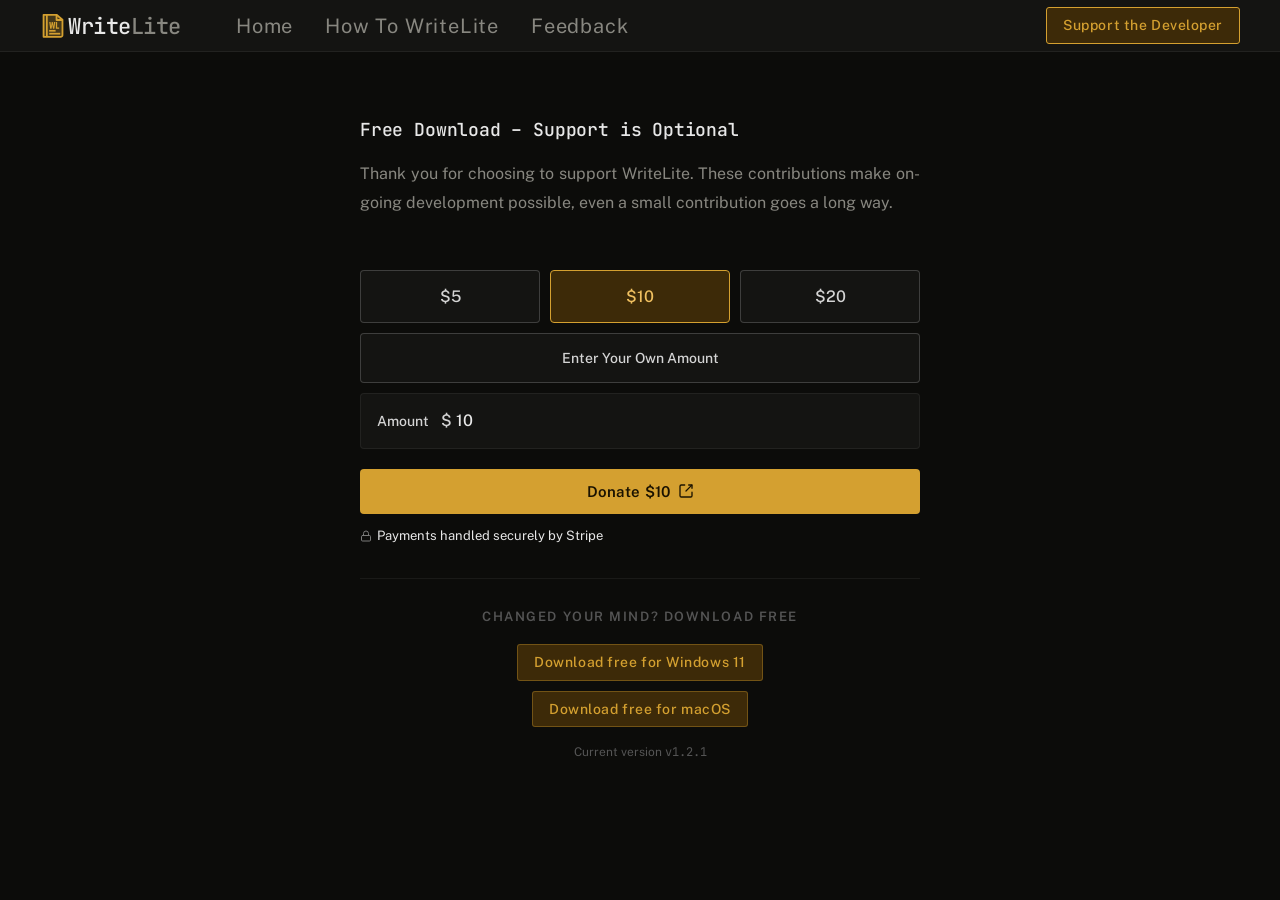
<file: download.html>
<!DOCTYPE html>
<html lang="en">
<head>
  <meta charset="UTF-8">
  <meta name="viewport" content="width=device-width, initial-scale=1.0">
  <title>WriteLite — Download</title>
  <link rel="icon" href="media/wl_logo.svg" type="image/svg+xml">
  <link rel="apple-touch-icon" href="media/wl_logo.svg">
  <link rel="preconnect" href="https://fonts.googleapis.com">
  <link rel="preconnect" href="https://fonts.gstatic.com" crossorigin>
  <link href="https://fonts.googleapis.com/css2?family=Public+Sans:wght@400;500;600;700&family=JetBrains+Mono:wght@400;500;600&display=swap" rel="stylesheet">
  <link rel="stylesheet" href="styles.css">
</head>
<body>

<!-- ── NAV ─────────────────────────────────────────── -->
<nav>
   <a class="nav-logo" href="/" style="cursor:pointer; display:flex; align-items:center; gap:2px;">
	<img src="media/wl_logo.svg" alt="WriteLite logo" width="26" height="26" style="flex-shrink:0; display:block;">
    <svg viewBox="0 0 116 26" width="116" height="26" aria-label="WriteLite" style="flex-shrink:0; display:block;">
      <text x="0" y="21" font-family="'JetBrains Mono', monospace" font-size="22" font-weight="500" letter-spacing="-0.5">
        <tspan fill="var(--fg-1)">Write</tspan><tspan fill="var(--fg-3)">Lite</tspan>
      </text>
    </svg>
  </a>
  <div class="nav-links">
    <a id="nav-home"     href="/">Home</a>
    <a id="nav-docs"      href="/documentation">How To WriteLite</a>
    <a id="nav-feedback"  href="/feedback">Feedback</a>
  </div>
  <a class="nav-support" href="/support">Support the Developer</a>

  <!-- Burger — mobile only -->
  <button class="nav-burger" id="nav-burger" aria-label="Open menu" onclick="toggleMobileNav()">
    <span></span>
    <span></span>
    <span></span>
  </button>
</nav>

<!-- Mobile nav drawer -->
<div class="mobile-nav-overlay" id="mobile-nav-overlay" onclick="closeMobileNav()"></div>
<div class="mobile-nav-drawer" id="mobile-nav-drawer">
  <a id="mnav-home"     href="/">Home</a>
  <a id="mnav-docs"     href="/documentation">How To WriteLite</a>
  <a id="mnav-feedback" href="/feedback">Feedback</a>
  <div class="mobile-nav-divider"></div>
  <a class="mobile-nav-support" href="/support">Support the Developer</a>
</div>


<!-- ── DOWNLOAD ──────────────────────────────────────── -->
<section id="download" class="active">
  <div class="download-page">

    <h2 class="page-heading">Free Download – Support is Optional</h2>
    <p class="page-sub">
      Thank you for choosing to support WriteLite. These contributions make
      on-going development possible, even a small contribution goes a long way.
    </p>

    <!-- ── DONATE WIDGET ── -->
    <div class="donate-widget">

      <div id="donate-page">
        <div class="donate-amt-grid">
          <button class="donate-amt-btn" onclick="donateSelectAmt(5, this)">$5</button>
          <button class="donate-amt-btn selected" onclick="donateSelectAmt(10, this)">$10</button>
          <button class="donate-amt-btn" onclick="donateSelectAmt(20, this)">$20</button>
          <button class="donate-amt-btn donate-amt-custom" onclick="donateSelectCustomBtn()">Enter Your Own Amount</button>
        </div>

        <div class="donate-toggle-row" id="donate-amount-row">
          <label class="donate-toggle-label" for="donate-amount-input">Amount</label>
          <div class="donate-amount-entry">
            <span class="donate-amount-prefix" aria-hidden="true">$</span>
            <input class="donate-amount-input" id="donate-amount-input" type="number" step="any" value="10" oninput="donateOnAmountInput()">
          </div>
        </div>

        <button class="donate-submit-btn" id="donate-submit-btn" onclick="donateGoToStripe()">Donate $10</button>
        <p class="donate-secure-note">
          <svg class="donate-lock-icon" viewBox="0 0 24 24" fill="none" stroke="currentColor" stroke-width="2" stroke-linecap="round" stroke-linejoin="round">
            <rect x="3" y="11" width="18" height="11" rx="2"/><path d="M7 11V7a5 5 0 0110 0v4"/>
          </svg>
          Payments handled securely by Stripe
        </p>
      </div>

    </div><!-- /donate-widget -->

    <!-- ── FREE DOWNLOAD ── -->
    <div class="free-download">
      <div class="free-download-label">Changed your mind? Download free</div>

      <!-- Detected / passed platform — revealed by renderFreeDownload() -->
      <div id="fd-primary" style="display:none">
        <a class="btn-download-free" id="fd-primary-btn" download>Download free</a>
        <p class="fd-other">Also available for <a id="fd-other-link" href="#" download>the other platform</a></p>
      </div>

      <!-- Fallback (Linux / unknown) — both platforms, equal weight. Default state. -->
      <div id="fd-fallback">
        <a class="btn-download-free" data-wl-download="windows" download onclick="handleDownloadClick(event, 'windows')">Download free for Windows 11</a>
        <a class="btn-download-free" data-wl-download="mac"     download onclick="handleDownloadClick(event, 'mac')">Download free for macOS</a>
      </div>

      <p class="fd-version">Current version <span data-wl-version></span></p>
    </div><!-- /free-download -->

  </div><!-- /download-page -->

  <!-- Mobile download notice (shown by handleDownloadClick on mobile) -->
  <div class="mobile-notice" id="mobile-notice" role="alert">
    <div class="mobile-notice-header">
      <span class="mobile-notice-title">WriteLite is a desktop app</span>
      <button class="mobile-notice-close" onclick="closeMobileNotice()" aria-label="Dismiss">&#215;</button>
    </div>
    <p>To download, visit this page on a <span id="mobile-notice-platform">Windows or Mac</span> computer.</p>
  </div>

</section>

<!-- ── SHARED SITE CONFIG (version, URLs, downloads) ──── -->
<script src="site-config.js"></script>

<!-- ── PAGE SCRIPT ───────────────────────────────────── -->
<script>
  // ── DONATE WIDGET ──────────────────────────────────────────────
  var donateAmount = 10;
  var donateIsCustom = false;

  function donateParsedAmount() {
    var n = parseFloat(document.getElementById('donate-amount-input').value);
    return (isFinite(n) && n > 0) ? n : null;
  }

  function donateMarkSelected(preset) {
    document.querySelectorAll('.donate-amt-btn').forEach(function(b) { b.classList.remove('selected'); });
    if (preset === 5 || preset === 10 || preset === 20) {
      document.querySelectorAll('.donate-amt-btn').forEach(function(b) {
        if (b.textContent === '$' + preset) b.classList.add('selected');
      });
    }
  }

  function donateSelectAmt(val, btn) {
    donateAmount = val;
    donateIsCustom = false;
    document.getElementById('donate-amount-input').value = val;
    document.querySelectorAll('.donate-amt-btn').forEach(function(b) { b.classList.remove('selected'); });
    btn.classList.add('selected');
    donateUpdateUI();
  }

  function donateSelectCustomBtn() {
    donateIsCustom = true;
    donateAmount = donateParsedAmount();
    document.querySelectorAll('.donate-amt-btn').forEach(function(b) { b.classList.remove('selected'); });
    document.getElementById('donate-amount-input').focus();
    donateUpdateUI();
  }

  function donateOnAmountInput() {
    var next = donateParsedAmount();
    if (donateIsCustom && next !== donateAmount) donateIsCustom = false;
    donateAmount = next;
    donateMarkSelected(donateIsCustom ? 'custom' : next);
    donateUpdateUI();
  }

  function donateUpdateUI() {
    var btn = document.getElementById('donate-submit-btn');
    if (!(isFinite(donateAmount) && donateAmount > 0)) {
      btn.disabled = true;
      btn.textContent = 'Enter an amount';
      return;
    }
    btn.disabled = false;
    btn.textContent = 'Donate $' + donateAmount;
  }

  function donateGoToStripe() {
    if (!(isFinite(donateAmount) && donateAmount > 0)) return;
    var url = 'https://donate.stripe.com/aFa00ibxJfwnbth7264ow0p?prefilled_amount=' + Math.round(donateAmount * 100);
    window.open(url, '_blank', 'noopener');
  }

  // ── FREE DOWNLOAD — platform resolve ───────────────────────────
  // ?platform=windows|mac (explicit choice from home) overrides detection;
  // otherwise re-detect. Null → leave the two-button fallback visible.
  function renderFreeDownload() {
    var passed   = new URLSearchParams(location.search).get('platform');
    var platform = (passed === 'windows' || passed === 'mac') ? passed : WriteLite.detectPlatform();
    if (!platform) return;

    var names = { windows: 'Windows 11', mac: 'macOS' };
    var other = platform === 'windows' ? 'mac' : 'windows';

    var pbtn = document.getElementById('fd-primary-btn');
    pbtn.textContent = 'Download free for ' + names[platform];
    pbtn.href        = WriteLite.config.downloads[platform];
    pbtn.onclick     = function(e) { WriteLite.handleDownloadClick(e, platform); };

    var olink = document.getElementById('fd-other-link');
    olink.textContent = names[other];
    olink.href        = WriteLite.config.downloads[other];
    olink.onclick     = function(e) { WriteLite.handleDownloadClick(e, other); };

    document.getElementById('fd-fallback').style.display = 'none';
    document.getElementById('fd-primary').style.display  = '';
  }

  // ── MOBILE NAV ─────────────────────────────────────────────────
  function toggleMobileNav() {
    const burger  = document.getElementById('nav-burger');
    const drawer  = document.getElementById('mobile-nav-drawer');
    const overlay = document.getElementById('mobile-nav-overlay');
    const isOpen  = drawer.classList.contains('open');
    if (isOpen) {
      closeMobileNav();
    } else {
      burger.classList.add('open');
      overlay.classList.add('open');
      // Force reflow so transition plays from initial state
      drawer.style.display = 'flex';
      requestAnimationFrame(() => {
        requestAnimationFrame(() => { drawer.classList.add('open'); });
      });
    }
  }

  function closeMobileNav() {
    const burger  = document.getElementById('nav-burger');
    const drawer  = document.getElementById('mobile-nav-drawer');
    const overlay = document.getElementById('mobile-nav-overlay');
    burger.classList.remove('open');
    drawer.classList.remove('open');
    overlay.classList.remove('open');
    // Hide after transition
    setTimeout(() => { if (!drawer.classList.contains('open')) drawer.style.display = ''; }, 220);
  }

  // Resolve platform + fade in on first load
  window.addEventListener('DOMContentLoaded', () => {
    renderFreeDownload();
    requestAnimationFrame(() => {
      requestAnimationFrame(() => {
        document.querySelector('section.active').classList.add('visible');
      });
    });
  });
</script>

</body>
</html>
</file>
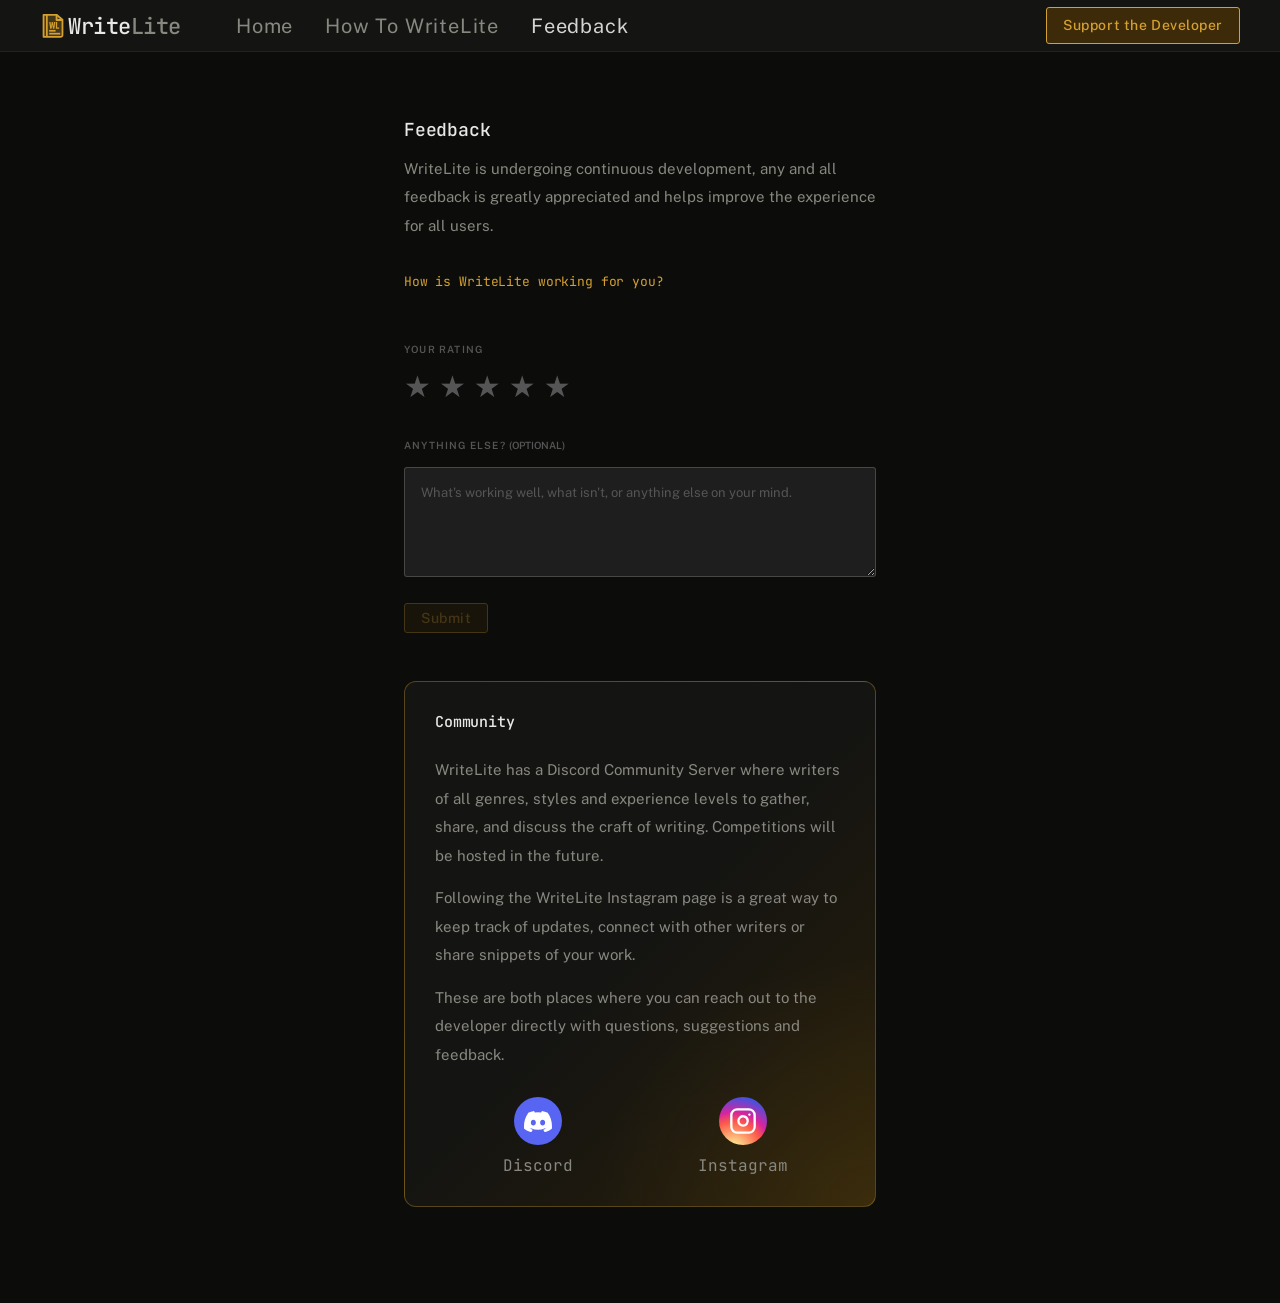
<file: feedback.html>
<!DOCTYPE html>
<html lang="en">
<head>
  <meta charset="UTF-8">
  <meta name="viewport" content="width=device-width, initial-scale=1.0">
  <title>WriteLite — Feedback</title>
  <link rel="icon" href="media/wl_logo.svg" type="image/svg+xml">
  <link rel="apple-touch-icon" href="media/wl_logo.svg">
  <link rel="preconnect" href="https://fonts.googleapis.com">
  <link rel="preconnect" href="https://fonts.gstatic.com" crossorigin>
  <link href="https://fonts.googleapis.com/css2?family=Public+Sans:wght@400;500;600;700&family=JetBrains+Mono:wght@400;500;600&display=swap" rel="stylesheet">
  <link rel="stylesheet" href="styles.css">
</head>
<body>

<!-- ── NAV ─────────────────────────────────────────── -->
<nav>
   <a class="nav-logo" href="/" style="cursor:pointer; display:flex; align-items:center; gap:2px;">
	<img src="media/wl_logo.svg" alt="WriteLite logo" width="26" height="26" style="flex-shrink:0; display:block;">
    <svg viewBox="0 0 116 26" width="116" height="26" aria-label="WriteLite" style="flex-shrink:0; display:block;">
      <text x="0" y="21" font-family="'JetBrains Mono', monospace" font-size="22" font-weight="500" letter-spacing="-0.5">
        <tspan fill="var(--fg-1)">Write</tspan><tspan fill="var(--fg-3)">Lite</tspan>
      </text>
    </svg>
  </a>
  <div class="nav-links">
    <a id="nav-home"                    href="/">Home</a>
    <a id="nav-docs"                    href="/documentation">How To WriteLite</a>
    <a id="nav-feedback" class="active" href="/feedback">Feedback</a>
  </div>
  <a class="nav-support" href="/support">Support the Developer</a>

  <!-- Burger — mobile only -->
  <button class="nav-burger" id="nav-burger" aria-label="Open menu" onclick="toggleMobileNav()">
    <span></span>
    <span></span>
    <span></span>
  </button>
</nav>

<!-- Mobile nav drawer -->
<div class="mobile-nav-overlay" id="mobile-nav-overlay" onclick="closeMobileNav()"></div>
<div class="mobile-nav-drawer" id="mobile-nav-drawer">
  <a id="mnav-home"                    href="/">Home</a>
  <a id="mnav-docs"                    href="/documentation">How To WriteLite</a>
  <a id="mnav-feedback" class="active" href="/feedback">Feedback</a>
  <div class="mobile-nav-divider"></div>
  <a class="mobile-nav-support" href="/support">Support the Developer</a>
</div>


<!-- ── FEEDBACK ──────────────────────────────────────── -->
<section id="feedback" class="active">
  <div class="feedback-page">

    <h2 class="page-heading">Feedback</h2>
    <p class="synopsis-intro">
      WriteLite is undergoing continuous development, any and all feedback is
      greatly appreciated and helps improve the experience for all users.
    </p>
    <p class="about-premise">How is WriteLite working for you?</p>

    <!-- Form state -->
    <div id="feedback-form">
      <div class="feedback-field-label">Your rating</div>
      <div class="star-row" id="star-row">
        <span class="star" data-value="1">★</span>
        <span class="star" data-value="2">★</span>
        <span class="star" data-value="3">★</span>
        <span class="star" data-value="4">★</span>
        <span class="star" data-value="5">★</span>
      </div>

      <div class="feedback-field-label">Anything else? <span style="color:var(--fg-4);letter-spacing:0">(optional)</span></div>
      <textarea
        class="feedback-textarea"
        id="feedback-text"
        placeholder="What's working well, what isn't, or anything else on your mind."
      ></textarea>

      <button class="nav-support" id="feedback-submit" disabled onclick="submitFeedback()">
        Submit
      </button>
    </div>

    <!-- Thank you state (shown after submission) -->
    <div id="feedback-thanks" class="feedback-thanks" style="display:none">
      <div class="feedback-thanks-stars" id="thanks-stars"></div>
      <div class="feedback-thanks-heading">Thanks. That helps.</div>
      <p>Your feedback has been sent.</p>
    </div>

    <div class="synopsis-community">
      <h3 class="synopsis-section-title" id="community">Community</h3>
      <p>
        WriteLite has a Discord Community Server where writers of all
        genres, styles and experience levels to gather, share, and discuss the
        craft of writing. Competitions will be hosted in the future.
      </p>
      <p>
        Following the WriteLite Instagram page is a great way to keep track of updates,
        connect with other writers or share snippets of your work.
      </p>
      <p>
        These are both places where you can reach out to the developer directly with
        questions, suggestions and feedback.
      </p>

      <div class="synopsis-community-links">
        <div class="synopsis-community-link">
          <a class="community-icon" data-wl-discord
             target="_blank" rel="noopener noreferrer" aria-label="Join the Discord">
            <svg viewBox="0 0 127.14 96.36" fill="#fff" aria-hidden="true">
              <path d="M107.7 8.07A105.15 105.15 0 0 0 81.47 0a72.06 72.06 0 0 0-3.36 6.83 97.68 97.68 0 0 0-29.11 0A72.37 72.37 0 0 0 45.64 0a105.89 105.89 0 0 0-26.25 8.09C2.79 32.65-1.71 56.6.54 80.21a105.73 105.73 0 0 0 32.17 16.15 77.7 77.7 0 0 0 6.89-11.11 68.42 68.42 0 0 1-10.85-5.18c.91-.66 1.8-1.34 2.66-2a75.57 75.57 0 0 0 64.32 0c.87.71 1.76 1.39 2.66 2a68.68 68.68 0 0 1-10.87 5.19 77 77 0 0 0 6.89 11.1 105.25 105.25 0 0 0 32.19-16.14c2.64-27.38-4.51-51.11-18.9-72.15ZM42.45 65.69C36.18 65.69 31 60 31 53s5-12.74 11.43-12.74S54 46 53.89 53s-5.05 12.69-11.44 12.69Zm42.24 0C78.41 65.69 73.25 60 73.25 53s5-12.74 11.44-12.74S96.23 46 96.12 53s-5.04 12.69-11.43 12.69Z"/>
            </svg>
          </a>
          <span class="synopsis-community-link-title">Discord</span>
        </div>
        <div class="synopsis-community-link">
          <a class="community-icon community-icon-ig" href="https://www.instagram.com/writelite_app/"
             target="_blank" rel="noopener noreferrer" aria-label="Follow on Instagram">
            <svg viewBox="0 0 24 24" fill="none" stroke="#fff" stroke-width="2"
                 stroke-linecap="round" stroke-linejoin="round" aria-hidden="true">
              <rect x="2" y="2" width="20" height="20" rx="5" ry="5"></rect>
              <path d="M16 11.37A4 4 0 1 1 12.63 8 4 4 0 0 1 16 11.37z"></path>
              <line x1="17.5" y1="6.5" x2="17.51" y2="6.5"></line>
            </svg>
          </a>
          <span class="synopsis-community-link-title">Instagram</span>
        </div>
      </div>
    </div>

  </div>
</section>

<script src="site-config.js"></script>

<!-- ── PAGE SCRIPT ───────────────────────────────────── -->
<script>
  // ── FEEDBACK ───────────────────────────────────────────────────
  // Session restraint: one submission per browser session.
  // sessionStorage resets when the tab is closed; localStorage would persist
  // across sessions — intentionally using sessionStorage here.
  const FEEDBACK_KEY = 'writelite_feedback_sent';

  let selectedRating = 0;

  function initFeedback() {
    if (sessionStorage.getItem(FEEDBACK_KEY)) {
      showFeedbackThanks(false);
      return;
    }

    const stars = document.querySelectorAll('.star');

    stars.forEach(star => {
      const val = parseInt(star.dataset.value);

      star.addEventListener('click', () => {
        selectedRating = val;
        updateStarDisplay(selectedRating);
        document.getElementById('feedback-submit').disabled = false;
      });

      star.addEventListener('mouseenter', () => {
        stars.forEach(s => {
          const sv = parseInt(s.dataset.value);
          s.classList.remove('lit');
          s.classList.toggle('preview', sv <= val);
        });
      });

      star.addEventListener('mouseleave', () => {
        stars.forEach(s => s.classList.remove('preview'));
        updateStarDisplay(selectedRating);
      });
    });
  }

  function updateStarDisplay(rating) {
    document.querySelectorAll('.star').forEach(s => {
      s.classList.toggle('lit', parseInt(s.dataset.value) <= rating);
    });
  }

  function showFeedbackThanks(animate) {
    const form    = document.getElementById('feedback-form');
    const thanks  = document.getElementById('feedback-thanks');
    const starsEl = document.getElementById('thanks-stars');
    if (starsEl) starsEl.textContent = '★'.repeat(selectedRating) || '★★★★★';
    if (form)   form.style.display   = 'none';
    if (thanks) thanks.style.display = 'block';
  }

  function submitFeedback() {
    if (!selectedRating) return;

    // Guard: block double-clicks and re-submission
    if (sessionStorage.getItem(FEEDBACK_KEY)) return;

    const btn  = document.getElementById('feedback-submit');
    const text = document.getElementById('feedback-text').value.trim();
    btn.disabled    = true;
    btn.textContent = 'Sending…';

    const ENDPOINT = 'https://splitforms.com/api/submit';

    fetch(ENDPOINT, {
      method:  'POST',
      headers: { 'Content-Type': 'application/json', 'Accept': 'application/json' },
      body:    JSON.stringify({
        access_key: '47948b371cae4b858b74513f16d691c4',
        botcheck:   '',
        rating:     selectedRating,
        feedback:   text || '(no comment)'
      })
    })
    .catch(() => {})   // Fail silently — network errors still mark the session
    .finally(() => {
      sessionStorage.setItem(FEEDBACK_KEY, '1');
      showFeedbackThanks(true);
    });
  }

  // ── MOBILE NAV ─────────────────────────────────────────────────
  function toggleMobileNav() {
    const burger  = document.getElementById('nav-burger');
    const drawer  = document.getElementById('mobile-nav-drawer');
    const overlay = document.getElementById('mobile-nav-overlay');
    const isOpen  = drawer.classList.contains('open');
    if (isOpen) {
      closeMobileNav();
    } else {
      burger.classList.add('open');
      overlay.classList.add('open');
      // Force reflow so transition plays from initial state
      drawer.style.display = 'flex';
      requestAnimationFrame(() => {
        requestAnimationFrame(() => { drawer.classList.add('open'); });
      });
    }
  }

  function closeMobileNav() {
    const burger  = document.getElementById('nav-burger');
    const drawer  = document.getElementById('mobile-nav-drawer');
    const overlay = document.getElementById('mobile-nav-overlay');
    burger.classList.remove('open');
    drawer.classList.remove('open');
    overlay.classList.remove('open');
    // Hide after transition
    setTimeout(() => { if (!drawer.classList.contains('open')) drawer.style.display = ''; }, 220);
  }

  // Initialise feedback form + fade in on first load
  window.addEventListener('DOMContentLoaded', () => {
    initFeedback();
    requestAnimationFrame(() => {
      requestAnimationFrame(() => {
        document.querySelector('section.active').classList.add('visible');
      });
    });
  });
</script>

</body>
</html>
</file>
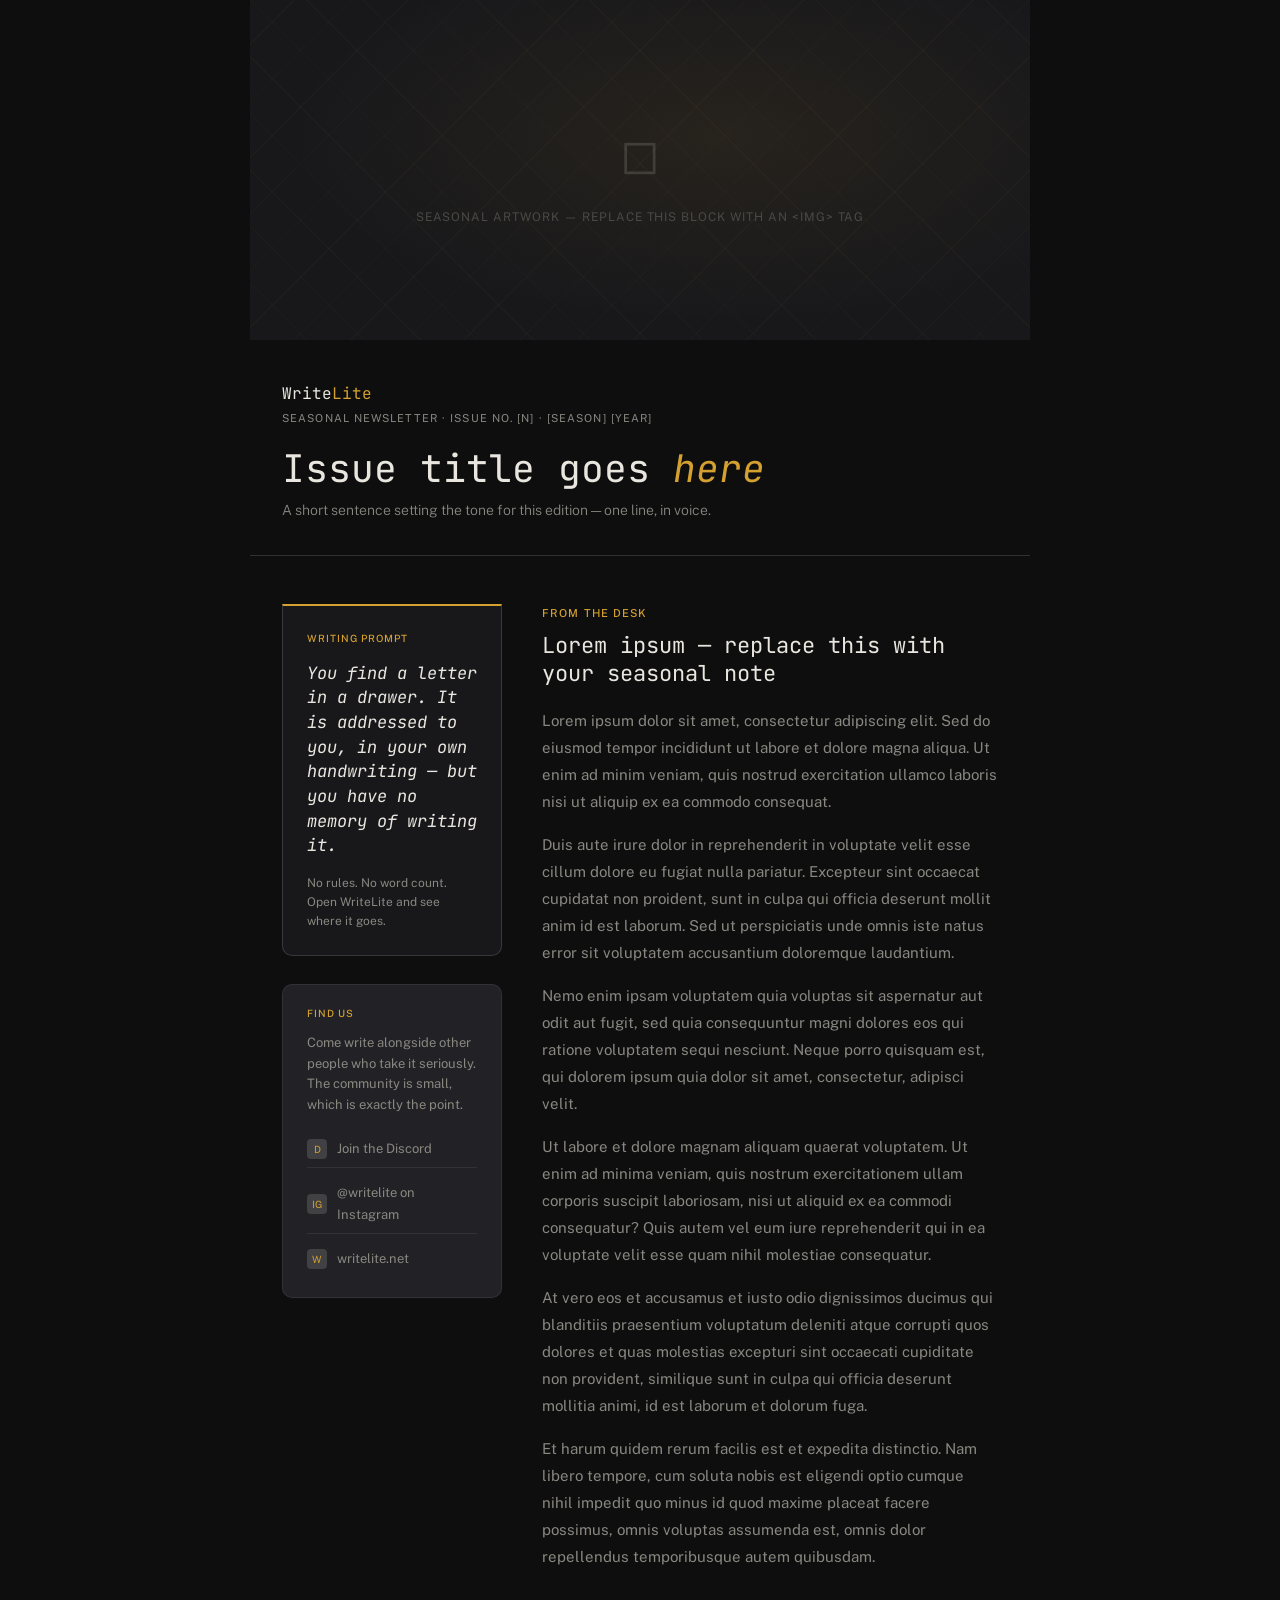
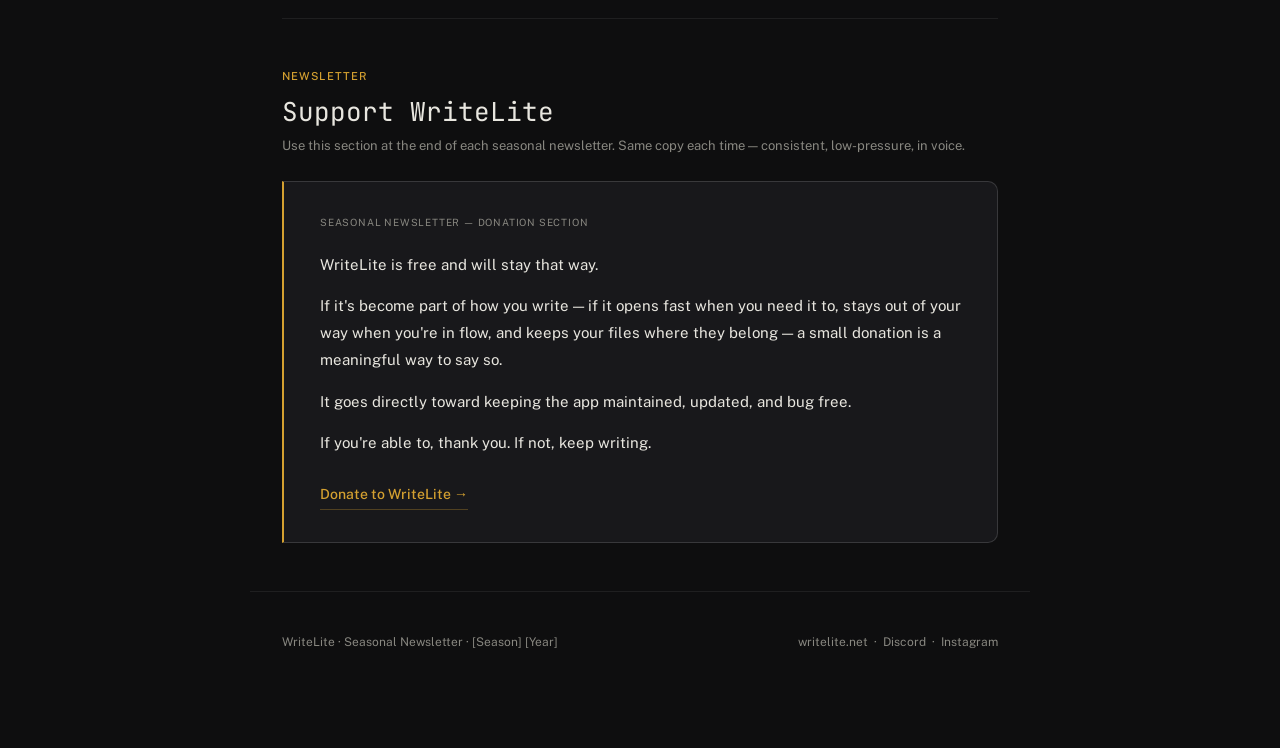
<file: newsletter_template.html>
<!DOCTYPE html>
<html lang="en">
<head>
  <meta charset="UTF-8" />
  <meta name="viewport" content="width=device-width, initial-scale=1.0" />
  <title>WriteLite — Seasonal Newsletter</title>
  <link rel="preconnect" href="https://fonts.googleapis.com" />
  <link rel="preconnect" href="https://fonts.gstatic.com" crossorigin />
  <link href="https://fonts.googleapis.com/css2?family=JetBrains+Mono:ital,wght@0,400;0,500;1,400&family=Public+Sans:ital,wght@0,300;0,400;0,500;1,300;1,400&display=swap" rel="stylesheet" />
  <style>
    *, *::before, *::after { box-sizing: border-box; margin: 0; padding: 0; }

    :root {
      --bg:            #0e0e0f;
      --surface:       #18181b;
      --surface2:      #222226;
      --border:        rgba(255,255,255,0.07);
      --border-strong: rgba(255,255,255,0.14);
      --text:          #e8e6df;
      --text-muted:    #888780;
      --text-hint:     #4a4946;
      --accent:        #d4a030;
      --accent-dim:    rgba(212,160,48,0.08);
      --accent-border: rgba(212,160,48,0.3);
    }

    body {
      font-family: 'Public Sans', sans-serif;
      background: var(--bg);
      color: var(--text);
      line-height: 1.7;
      padding-bottom: 6rem;
    }

    /* ── BANNER ─────────────────────────────────────────────── */

    .banner {
      width: 100%;
      max-width: 780px;
      margin: 0 auto;
      position: relative;
      overflow: hidden;
    }

    .banner-artwork {
      width: 100%;
      height: 340px;
      background: var(--surface);
      display: flex;
      align-items: center;
      justify-content: center;
      position: relative;
      overflow: hidden;
      /* Placeholder texture — replace with <img> for real artwork */
      background-image:
        repeating-linear-gradient(
          45deg,
          rgba(212,160,48,0.03) 0px,
          rgba(212,160,48,0.03) 1px,
          transparent 1px,
          transparent 40px
        ),
        repeating-linear-gradient(
          -45deg,
          rgba(212,160,48,0.03) 0px,
          rgba(212,160,48,0.03) 1px,
          transparent 1px,
          transparent 40px
        );
    }

    .banner-artwork::before {
      content: '';
      position: absolute;
      inset: 0;
      background: radial-gradient(ellipse at 60% 40%, rgba(212,160,48,0.08) 0%, transparent 65%);
    }

    .banner-artwork-placeholder {
      text-align: center;
      position: relative;
      z-index: 1;
    }

    .banner-artwork-placeholder .icon {
      font-size: 48px;
      opacity: 0.15;
      display: block;
      margin-bottom: 0.75rem;
    }

    .banner-artwork-placeholder p {
      font-size: 12px;
      letter-spacing: 0.08em;
      text-transform: uppercase;
      color: var(--text-hint);
      margin: 0;
    }

    .banner-meta {
      padding: 2.5rem 2rem 2rem;
      border-bottom: 0.5px solid var(--border-strong);
    }

    .wordmark {
      font-family: 'JetBrains Mono', monospace;
      font-size: 16x;
      color: var(--accent);
      margin-bottom: 2px;
    }

    .wordmark-write {
      color: var(--text);
    }

    .issue-label {
      font-size: 11px;
      letter-spacing: 0.1em;
      text-transform: uppercase;
      color: var(--text-muted);
      margin-bottom: 1.25rem;
    }

    .banner-title {
      font-family: 'JetBrains Mono', monospace;
      font-size: 38px;
      font-weight: 400;
      line-height: 1.1;
      margin-bottom: 0.6rem;
    }

    .banner-title em {
      font-style: italic;
      color: var(--accent);
    }

    .banner-subtitle {
      font-size: 14px;
      color: var(--text-muted);
      font-weight: 300;
    }

    /* ── MAIN LAYOUT ─────────────────────────────────────────── */

    main {
      max-width: 780px;
      margin: 0 auto;
      padding: 0 2rem;
    }

    /* ── TWO-COLUMN BODY ─────────────────────────────────────── */

    .body-columns {
      display: grid;
      grid-template-columns: 220px 1fr;
      gap: 2.5rem;
      padding: 3rem 0;
      border-bottom: 0.5px solid var(--border);
    }

    /* Left column */
    .col-left {
      display: flex;
      flex-direction: column;
      gap: 1.75rem;
    }

    /* Writing prompt card */
    .prompt-card {
      background: var(--surface);
      border: 0.5px solid var(--border-strong);
      border-top: 2px solid var(--accent);
      border-radius: 0 0 10px 10px;
      padding: 1.5rem;
    }

    .card-label {
      font-size: 10px;
      letter-spacing: 0.1em;
      text-transform: uppercase;
      color: var(--accent);
      margin-bottom: 0.85rem;
      font-weight: 500;
    }

    .prompt-card .prompt-text {
      font-family: 'JetBrains Mono', monospace;
      font-size: 17px;
      font-style: italic;
      line-height: 1.45;
      color: var(--text);
      margin-bottom: 1rem;
    }

    .prompt-card .prompt-note {
      font-size: 12px;
      color: var(--text-muted);
      line-height: 1.6;
      margin: 0;
    }

    /* Social card */
    .social-card {
      background: var(--surface2);
      border: 0.5px solid var(--border);
      border-radius: 10px;
      padding: 1.25rem 1.5rem;
    }

    .social-card .card-label {
      margin-bottom: 0.65rem;
    }

    .social-card p {
      font-size: 13px;
      color: var(--text-muted);
      line-height: 1.6;
      margin-bottom: 1rem;
    }

    .social-links {
      display: flex;
      flex-direction: column;
      gap: 0.5rem;
    }

    .social-link {
      display: flex;
      align-items: center;
      gap: 0.6rem;
      text-decoration: none;
      font-size: 13px;
      color: var(--text-muted);
      transition: color 0.15s;
      padding: 0.4rem 0;
      border-bottom: 0.5px solid var(--border);
    }

    .social-link:last-child {
      border-bottom: none;
    }

    .social-link:hover {
      color: var(--accent);
    }

    .social-link .link-icon {
      width: 20px;
      height: 20px;
      background: var(--border-strong);
      border-radius: 4px;
      display: flex;
      align-items: center;
      justify-content: center;
      font-size: 10px;
      flex-shrink: 0;
      color: var(--accent);
      font-style: normal;
    }

    .social-link .link-label {
      flex: 1;
    }

    .social-link .link-arrow {
      color: var(--text-muted);
      display: flex;
      align-items: center;
    }


    .col-right .section-label {
      font-size: 11px;
      letter-spacing: 0.1em;
      text-transform: uppercase;
      color: var(--accent);
      margin-bottom: 0.6rem;
      font-weight: 500;
    }

    .col-right h2 {
      font-family: 'JetBrains Mono', monospace;
      font-size: 22px;
      font-weight: 400;
      margin-bottom: 1.25rem;
      line-height: 1.25;
    }

    .col-right p {
      font-size: 15px;
      color: var(--text-muted);
      margin-bottom: 1rem;
      line-height: 1.8;
    }

    .col-right p:last-child {
      margin-bottom: 0;
    }

    /* ── DONATION SECTION ────────────────────────────────────── */

    .donation-section {
      padding: 3rem 0 0;
    }

    .section-label {
      font-size: 11px;
      letter-spacing: 0.1em;
      text-transform: uppercase;
      color: var(--accent);
      margin-bottom: 0.6rem;
      font-weight: 500;
    }

    .donation-section > h2 {
      font-family: 'JetBrains Mono', monospace;
      font-size: 26px;
      font-weight: 400;
      margin-bottom: 0.5rem;
      line-height: 1.2;
    }

    .donation-section > .meta-note {
      font-size: 13px;
      color: var(--text-muted);
      margin-bottom: 1.5rem;
    }

    .donation-block {
      background: var(--surface);
      border: 0.5px solid var(--border-strong);
      border-left: 2px solid var(--accent);
      border-radius: 0 10px 10px 0;
      padding: 2rem 2.25rem;
    }

    .donation-block-label {
      font-size: 10px;
      text-transform: uppercase;
      letter-spacing: 0.08em;
      color: var(--text-muted);
      margin-bottom: 1.25rem;
    }

    .donation-block p {
      font-size: 15px;
      color: var(--text);
      margin-bottom: 0.9rem;
      line-height: 1.8;
    }

    .donation-block p:last-of-type {
      margin-bottom: 1.5rem;
    }

    .donation-cta {
      display: inline-block;
      font-size: 14px;
      font-weight: 500;
      color: var(--accent);
      text-decoration: none;
      border-bottom: 0.5px solid var(--accent-border);
      padding-bottom: 2px;
      transition: border-color 0.15s;
    }

    .donation-cta:hover {
      border-color: var(--accent);
    }

    /* ── FOOTER ──────────────────────────────────────────────── */

    footer {
      max-width: 780px;
      margin: 0 auto;
      padding: 2.5rem 2rem 0;
      font-size: 12px;
      color: var(--text-muted);
      display: flex;
      justify-content: space-between;
      align-items: center;
      border-top: 0.5px solid var(--border);
      margin-top: 3rem;
      flex-wrap: wrap;
      gap: 0.5rem;
    }

    footer a {
      color: var(--text-muted);
      text-decoration: none;
      transition: color 0.15s;
    }

    footer a:hover {
      color: var(--accent);
    }

    /* ── RESPONSIVE ──────────────────────────────────────────── */

    @media (max-width: 620px) {
      .body-columns {
        grid-template-columns: 1fr;
        gap: 2rem;
      }

      .banner-title {
        font-size: 28px;
      }

      .banner-artwork {
        height: 220px;
      }

      footer {
        flex-direction: column;
        align-items: flex-start;
      }
    }
  </style>
</head>
<body>

  <!-- ── BANNER ──────────────────────────────────────────────── -->

  <div class="banner">

    <!-- Replace the div below with an <img> tag for real seasonal artwork -->
    <div class="banner-artwork">
      <div class="banner-artwork-placeholder">
        <span class="icon">◻</span>
        <p>Seasonal artwork — replace this block with an &lt;img&gt; tag</p>
      </div>
    </div>

    <div class="banner-meta">
      <div class="wordmark"><span class="wordmark-write">Write</span>Lite</div>
      <div class="issue-label">Seasonal Newsletter · Issue No. [N] · [Season] [Year]</div>
      <h1 class="banner-title">Issue title goes <em>here</em></h1>
      <p class="banner-subtitle">A short sentence setting the tone for this edition — one line, in voice.</p>
    </div>

  </div>

  <!-- ── BODY ───────────────────────────────────────────────── -->

  <main>

    <div class="body-columns">

      <!-- Left: prompt + socials -->
      <aside class="col-left">

        <div class="prompt-card">
          <div class="card-label">Writing prompt</div>
          <p class="prompt-text">You find a letter in a drawer. It is addressed to you, in your own handwriting — but you have no memory of writing it.</p>
          <p class="prompt-note">No rules. No word count. Open WriteLite and see where it goes.</p>
        </div>

        <div class="social-card">
          <div class="card-label">Find us</div>
          <p>Come write alongside other people who take it seriously. The community is small, which is exactly the point.</p>
          <div class="social-links">
            <a class="social-link" href="#discord-link">
              <span class="link-icon">D</span>
              <span class="link-label">Join the Discord</span>
            </a>
            <a class="social-link" href="#instagram-link">
              <span class="link-icon">IG</span>
              <span class="link-label">@writelite on Instagram</span>
            </a>
            <a class="social-link" href="https://writelite.net">
              <span class="link-icon">W</span>
              <span class="link-label">writelite.net</span>
            </a>
          </div>
        </div>

      </aside>

      <!-- Right: main body text -->
      <article class="col-right">
        <div class="section-label">From the desk</div>
        <h2>Lorem ipsum — replace this with your seasonal note</h2>
        <p>Lorem ipsum dolor sit amet, consectetur adipiscing elit. Sed do eiusmod tempor incididunt ut labore et dolore magna aliqua. Ut enim ad minim veniam, quis nostrud exercitation ullamco laboris nisi ut aliquip ex ea commodo consequat.</p>
        <p>Duis aute irure dolor in reprehenderit in voluptate velit esse cillum dolore eu fugiat nulla pariatur. Excepteur sint occaecat cupidatat non proident, sunt in culpa qui officia deserunt mollit anim id est laborum. Sed ut perspiciatis unde omnis iste natus error sit voluptatem accusantium doloremque laudantium.</p>
        <p>Nemo enim ipsam voluptatem quia voluptas sit aspernatur aut odit aut fugit, sed quia consequuntur magni dolores eos qui ratione voluptatem sequi nesciunt. Neque porro quisquam est, qui dolorem ipsum quia dolor sit amet, consectetur, adipisci velit.</p>
        <p>Ut labore et dolore magnam aliquam quaerat voluptatem. Ut enim ad minima veniam, quis nostrum exercitationem ullam corporis suscipit laboriosam, nisi ut aliquid ex ea commodi consequatur? Quis autem vel eum iure reprehenderit qui in ea voluptate velit esse quam nihil molestiae consequatur.</p>
        <p>At vero eos et accusamus et iusto odio dignissimos ducimus qui blanditiis praesentium voluptatum deleniti atque corrupti quos dolores et quas molestias excepturi sint occaecati cupiditate non provident, similique sunt in culpa qui officia deserunt mollitia animi, id est laborum et dolorum fuga.</p>
        <p>Et harum quidem rerum facilis est et expedita distinctio. Nam libero tempore, cum soluta nobis est eligendi optio cumque nihil impedit quo minus id quod maxime placeat facere possimus, omnis voluptas assumenda est, omnis dolor repellendus temporibusque autem quibusdam.</p>
      </article>

    </div>

    <!-- ── DONATION ──────────────────────────────────────────── -->

    <div class="donation-section">
      <div class="section-label">Newsletter</div>
      <h2>Support WriteLite</h2>
      <p class="meta-note">Use this section at the end of each seasonal newsletter. Same copy each time — consistent, low-pressure, in voice.</p>

      <div class="donation-block">
        <div class="donation-block-label">Seasonal newsletter — donation section</div>
        <p>WriteLite is free and will stay that way.</p>
        <p>If it's become part of how you write — if it opens fast when you need it to, stays out of your way when you're in flow, and keeps your files where they belong — a small donation is a meaningful way to say so.</p>
        <p>It goes directly toward keeping the app maintained, updated, and bug free.</p>
        <p>If you're able to, thank you. If not, keep writing.</p>
        <a class="donation-cta" href="#">Donate to WriteLite →</a>
      </div>
    </div>

  </main>

  <footer>
    <span>WriteLite · Seasonal Newsletter · [Season] [Year]</span>
    <span>
      <a href="writelite.net">writelite.net</a> &nbsp;·&nbsp;
      <a href="#discord-link">Discord</a> &nbsp;·&nbsp;
      <a href="#instagram-link">Instagram</a>
    </span>
  </footer>

</body>
</html>
</file>
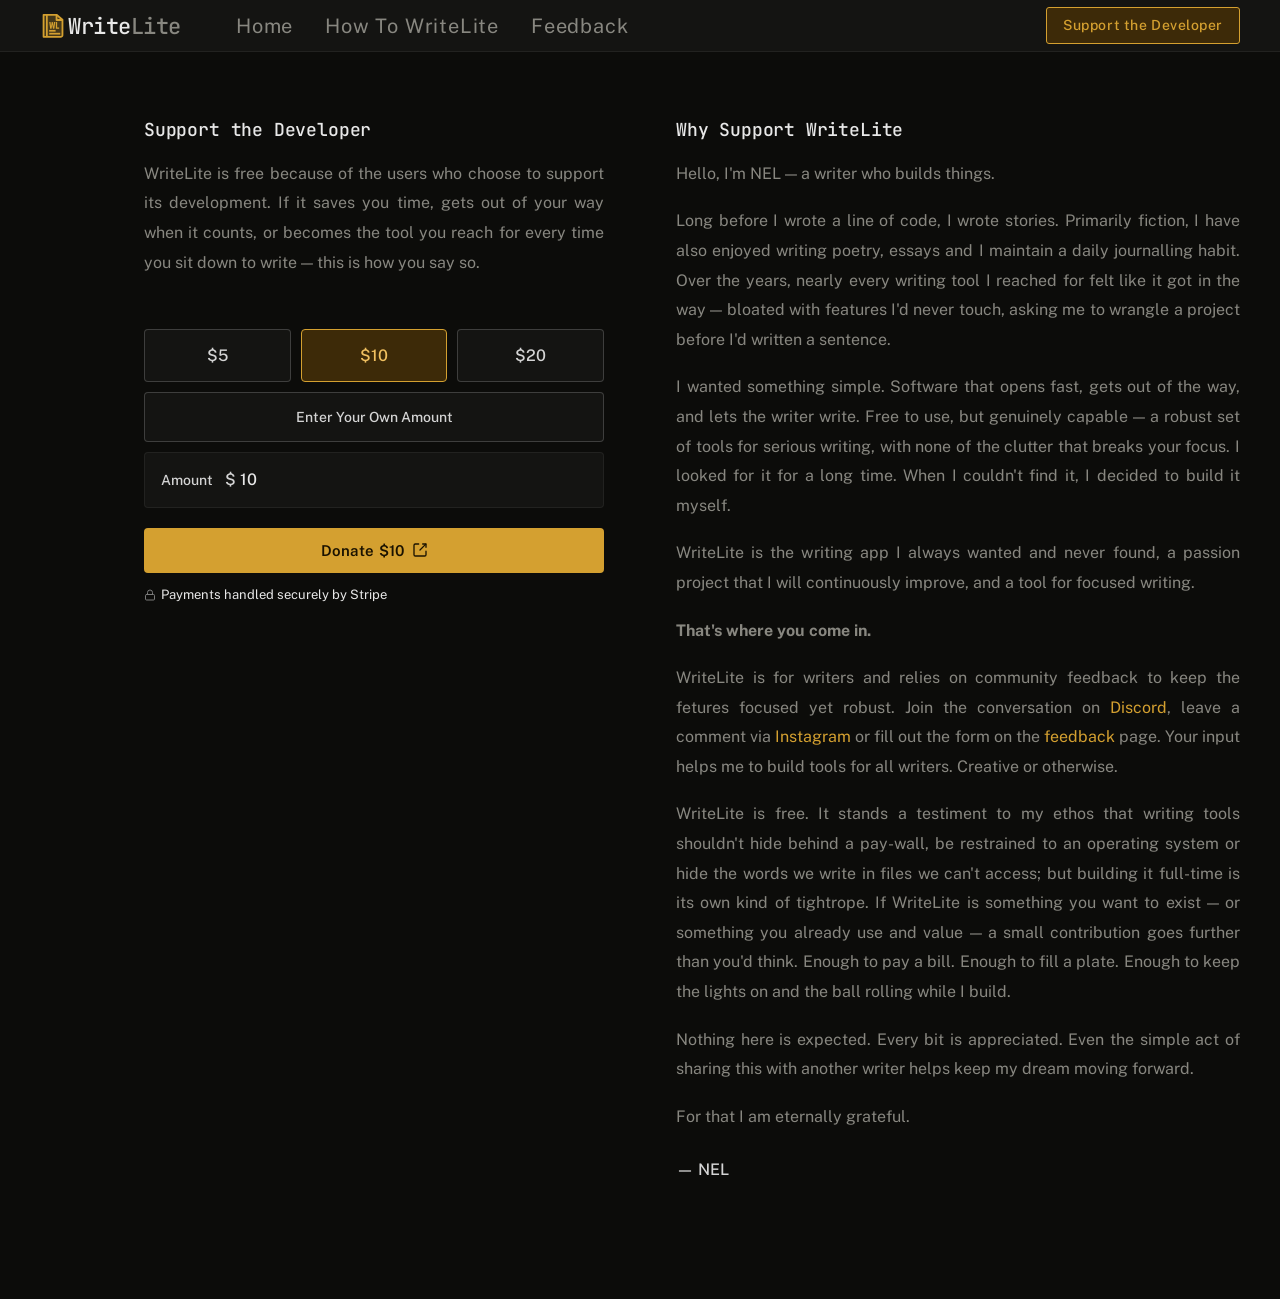
<file: support.html>
<!DOCTYPE html>
<html lang="en">
<head>
  <meta charset="UTF-8">
  <meta name="viewport" content="width=device-width, initial-scale=1.0">
  <title>WriteLite — Support the Developer</title>
  <link rel="icon" href="media/wl_logo.svg" type="image/svg+xml">
  <link rel="apple-touch-icon" href="media/wl_logo.svg">
  <link rel="preconnect" href="https://fonts.googleapis.com">
  <link rel="preconnect" href="https://fonts.gstatic.com" crossorigin>
  <link href="https://fonts.googleapis.com/css2?family=Public+Sans:wght@400;500;600;700&family=JetBrains+Mono:wght@400;500;600&display=swap" rel="stylesheet">
  <link rel="stylesheet" href="styles.css">
</head>
<body>

<!-- ── NAV ─────────────────────────────────────────── -->
<nav>
   <a class="nav-logo" href="/" style="cursor:pointer; display:flex; align-items:center; gap:2px;">
	<img src="media/wl_logo.svg" alt="WriteLite logo" width="26" height="26" style="flex-shrink:0; display:block;">
    <svg viewBox="0 0 116 26" width="116" height="26" aria-label="WriteLite" style="flex-shrink:0; display:block;">
      <text x="0" y="21" font-family="'JetBrains Mono', monospace" font-size="22" font-weight="500" letter-spacing="-0.5">
        <tspan fill="var(--fg-1)">Write</tspan><tspan fill="var(--fg-3)">Lite</tspan>
      </text>
    </svg>
  </a>
  <div class="nav-links">
    <a id="nav-home"     href="/">Home</a>
    <a id="nav-docs"      href="/documentation">How To WriteLite</a>
    <a id="nav-feedback"  href="/feedback">Feedback</a>
  </div>
  <a class="nav-support" href="/support">Support the Developer</a>

  <!-- Burger — mobile only -->
  <button class="nav-burger" id="nav-burger" aria-label="Open menu" onclick="toggleMobileNav()">
    <span></span>
    <span></span>
    <span></span>
  </button>
</nav>

<!-- Mobile nav drawer -->
<div class="mobile-nav-overlay" id="mobile-nav-overlay" onclick="closeMobileNav()"></div>
<div class="mobile-nav-drawer" id="mobile-nav-drawer">
  <a id="mnav-home"     href="/">Home</a>
  <a id="mnav-docs"     href="/documentation">How To WriteLite</a>
  <a id="mnav-feedback" href="/feedback">Feedback</a>
  <div class="mobile-nav-divider"></div>
  <a class="mobile-nav-support" href="/support">Support the Developer</a>
</div>


<!-- ── SUPPORT ───────────────────────────────────────── -->
<section id="support" class="active">
  <div class="support-page">
   <div class="support-grid">

    <!-- ── LEFT: DONATION ── -->
    <div class="support-main">

    <h2 class="page-heading">Support the Developer</h2>
    <p class="page-sub">
      WriteLite is free because of the users who choose to support its development. If it saves you time, gets out of your
      way when it counts, or becomes the tool you reach for every
      time you sit down to write — this is how you say so.
    </p>

    <!-- ── FUNDING TRACKERS ─────────────────────────────────────────
         Both bars are hidden for now. To bring them back, uncomment the
         whole .funding-trackers block below, then restore the matching
         FUNDING config entries and the renderTracker calls in the script.
         (The macOS bar stays dimmed/locked until the monthly bar is funded.)

    <div class="funding-trackers">

      Monthly development
      <div class="tracker" id="tracker-monthly">
        <div class="tracker-head">
          <span class="tracker-label">Monthly Development Fund</span>
          <span class="tracker-pct" id="monthly-pct">0%</span>
        </div>
        <div class="tracker-track">
          <div class="tracker-fill" id="monthly-fill"></div>
          <div class="tracker-done-label">GOAL REACHED!</div>
        </div>
        <div class="tracker-figure" id="monthly-figure">$0 of $4,000</div>
        <div class="tracker-note">Figures update at the end of the work day, Melbourne time (AEST).</div>
      </div>

      macOS release fund
      <div class="tracker locked" id="tracker-macos">
        <div class="tracker-head">
          <span class="tracker-label">macOS Release Fund</span>
          <span class="tracker-pct" id="macos-pct">0%</span>
        </div>
        <div class="tracker-track">
          <div class="tracker-fill" id="macos-fill"></div>
          <div class="tracker-done-label">GOAL REACHED!</div>
        </div>
        <div class="tracker-figure" id="macos-figure">$0 of $2,000</div>
        <div class="tracker-lock-note">Unlocks once this month is funded.</div>
      </div>

    </div>
    ───────────────────────────────────────────────────────────────── -->

    <!-- ── DONATE WIDGET ── -->

    <div class="donate-widget">

      <!-- Donation selection -->
      <div id="donate-page">
        <div class="donate-amt-grid">
          <button class="donate-amt-btn" onclick="donateSelectAmt(5, this)">$5</button>
          <button class="donate-amt-btn selected" onclick="donateSelectAmt(10, this)">$10</button>
          <button class="donate-amt-btn" onclick="donateSelectAmt(20, this)">$20</button>
          <button class="donate-amt-btn donate-amt-custom" onclick="donateSelectCustomBtn()">Enter Your Own Amount</button>
        </div>

        <div class="donate-toggle-row" id="donate-amount-row">
          <label class="donate-toggle-label" for="donate-amount-input">Amount</label>
          <div class="donate-amount-entry">
            <span class="donate-amount-prefix" aria-hidden="true">$</span>
            <input class="donate-amount-input" id="donate-amount-input" type="number" step="any" value="10" oninput="donateOnAmountInput()">
          </div>
        </div>

        <button class="donate-submit-btn" id="donate-submit-btn" onclick="donateGoToStripe()">Donate $10</button>
        <p class="donate-secure-note">
          <svg class="donate-lock-icon" viewBox="0 0 24 24" fill="none" stroke="currentColor" stroke-width="2" stroke-linecap="round" stroke-linejoin="round">
            <rect x="3" y="11" width="18" height="11" rx="2"/><path d="M7 11V7a5 5 0 0110 0v4"/>
          </svg>
          Payments handled securely by Stripe
        </p>
      </div>

    </div><!-- /donate-widget -->

    </div><!-- /support-main -->

    <!-- ── RIGHT: COPY ── -->
    <div class="support-copy">
      <h2 class="page-heading">Why Support WriteLite</h2>

      <p>Hello, I'm NEL — a writer who builds things.</p>

      <p>
        Long before I wrote a line of code, I wrote stories. Primarily fiction, 
        I have also enjoyed writing poetry, essays and I maintain a daily journalling
        habit. Over the years, nearly every writing tool I reached for felt like it got in the way 
        — bloated with features I'd never touch, asking me to wrangle a project before
        I'd written a sentence.
      </p>

      <p>
        I wanted something simple. Software that opens fast, gets out of the
        way, and lets the writer write. Free to use, but genuinely capable — a
        robust set of tools for serious writing, with none of the clutter that
        breaks your focus. I looked for it for a long time. When I couldn't find
        it, I decided to build it myself.
      </p>

      <p>
        WriteLite is the writing app I always wanted and never found, a passion project that 
        I will continuously improve, and a tool for focused writing.
      </p>

      <p><strong>That's where you come in.</strong></p>

      <p>
        WriteLite is for writers and relies on community feedback to keep the fetures focused yet robust.
        Join the conversation on <a data-wl-discord target="_blank" rel="noopener noreferrer">Discord</a>, leave a comment via <a href="https://www.instagram.com/writelite_app/" target="_blank" rel="noopener noreferrer">Instagram</a> or fill out the form on the <a href="/feedback">feedback</a> page.
        Your input helps me to build tools for all writers. Creative or otherwise.
      </p>

      <p>
        WriteLite is free. It stands a testiment to my ethos that
        writing tools shouldn't hide behind a pay-wall, be restrained to an operating system or
        hide the words we write in files we can't access; but building it full-time is its own kind
        of tightrope. If WriteLite is something you want to exist 
        — or something you already use and value — a small contribution goes further than you'd 
        think. Enough to pay a bill. Enough to fill a plate. Enough to keep the lights on and the
        ball rolling while I build.
      </p>

      <p>
        Nothing here is expected. Every bit is appreciated. Even the simple act of
        sharing this with another writer helps keep my dream moving forward.
      </p>

      <p>For that I am eternally grateful.</p>

      <p class="support-sign">— NEL</p>
    </div>

   </div><!-- /support-grid -->
  </div>
</section>

<script src="site-config.js"></script>

<!-- ── PAGE SCRIPT ───────────────────────────────────── -->
<script>
  // ── FUNDING TRACKERS — edit these numbers only ──
  var FUNDING = {
    // monthly: { raised: 0, goal: 4000 },   // resets 1st each month — commented out, hidden for now
    // macos:   { raised: 0, goal: 2000 },   // one-time; commented out while self-funding the macOS release
  };

  function fmt(n) { return '$' + n.toLocaleString('en-US'); }

  function renderTracker(prefix, raised, goal) {
    var pct = Math.min(100, (raised / goal) * 100);
    document.getElementById(prefix + '-fill').style.width   = pct + '%';
    document.getElementById(prefix + '-pct').textContent    = Math.round(pct) + '%';
    document.getElementById(prefix + '-figure').textContent = fmt(raised) + ' of ' + fmt(goal);
    document.getElementById('tracker-' + prefix).classList.toggle('done', pct >= 100);
  }

  function renderFunding() {
    // Monthly tracker hidden for now. Restore alongside the HTML block and
    // FUNDING.monthly config to bring it back.
    // renderTracker('monthly', FUNDING.monthly.raised, FUNDING.monthly.goal);

    // macOS tracker commented out while self-funding the macOS release.
    // Restore alongside the HTML block and FUNDING.macos config to bring it back.
    // var unlocked = FUNDING.monthly.raised >= FUNDING.monthly.goal;
    // var macosEl  = document.getElementById('tracker-macos');
    // if (unlocked) {
    //   macosEl.classList.remove('locked');
    //   renderTracker('macos', FUNDING.macos.raised, FUNDING.macos.goal);
    // } else {
    //   // Stay dimmed/locked, but keep showing real progress — the macOS
    //   // fund accumulates across months and shouldn't appear to reset.
    //   macosEl.classList.add('locked');
    //   renderTracker('macos', FUNDING.macos.raised, FUNDING.macos.goal);
    // }
  }

  renderFunding();

  // ── DONATE WIDGET ──────────────────────────────────────────────
  var donateAmount = 10;
  var donateIsCustom = false;

  function donateParsedAmount() {
    var n = parseFloat(document.getElementById('donate-amount-input').value);
    return (isFinite(n) && n > 0) ? n : null;
  }

  function donateMarkSelected(preset) {
    document.querySelectorAll('.donate-amt-btn').forEach(function(b) { b.classList.remove('selected'); });
    if (preset === 5 || preset === 10 || preset === 20) {
      document.querySelectorAll('.donate-amt-btn').forEach(function(b) {
        if (b.textContent === '$' + preset) b.classList.add('selected');
      });
    }
  }

  function donateSelectAmt(val, btn) {
    donateAmount = val;
    donateIsCustom = false;
    document.getElementById('donate-amount-input').value = val;
    document.querySelectorAll('.donate-amt-btn').forEach(function(b) { b.classList.remove('selected'); });
    btn.classList.add('selected');
    donateUpdateUI();
  }

  function donateSelectCustomBtn() {
    donateIsCustom = true;
    donateAmount = donateParsedAmount();
    document.querySelectorAll('.donate-amt-btn').forEach(function(b) { b.classList.remove('selected'); });
    document.getElementById('donate-amount-input').focus();
    donateUpdateUI();
  }

  function donateOnAmountInput() {
    var next = donateParsedAmount();
    if (donateIsCustom && next !== donateAmount) donateIsCustom = false;
    donateAmount = next;
    donateMarkSelected(donateIsCustom ? 'custom' : next);
    donateUpdateUI();
  }

  function donateUpdateUI() {
    var btn = document.getElementById('donate-submit-btn');
    if (!(isFinite(donateAmount) && donateAmount > 0)) {
      btn.disabled = true;
      btn.textContent = 'Enter an amount';
      return;
    }
    btn.disabled = false;
    btn.textContent = 'Donate $' + donateAmount;
  }

  function donateGoToStripe() {
    if (!(isFinite(donateAmount) && donateAmount > 0)) return;
    var url = 'https://donate.stripe.com/aFa00ibxJfwnbth7264ow0p?prefilled_amount=' + Math.round(donateAmount * 100);
    window.open(url, '_blank', 'noopener');
  }

  // ── MOBILE NAV ─────────────────────────────────────────────────
  function toggleMobileNav() {
    const burger  = document.getElementById('nav-burger');
    const drawer  = document.getElementById('mobile-nav-drawer');
    const overlay = document.getElementById('mobile-nav-overlay');
    const isOpen  = drawer.classList.contains('open');
    if (isOpen) {
      closeMobileNav();
    } else {
      burger.classList.add('open');
      overlay.classList.add('open');
      // Force reflow so transition plays from initial state
      drawer.style.display = 'flex';
      requestAnimationFrame(() => {
        requestAnimationFrame(() => { drawer.classList.add('open'); });
      });
    }
  }

  function closeMobileNav() {
    const burger  = document.getElementById('nav-burger');
    const drawer  = document.getElementById('mobile-nav-drawer');
    const overlay = document.getElementById('mobile-nav-overlay');
    burger.classList.remove('open');
    drawer.classList.remove('open');
    overlay.classList.remove('open');
    // Hide after transition
    setTimeout(() => { if (!drawer.classList.contains('open')) drawer.style.display = ''; }, 220);
  }

  // Fade in on first load
  window.addEventListener('DOMContentLoaded', () => {
    requestAnimationFrame(() => {
      requestAnimationFrame(() => {
        document.querySelector('section.active').classList.add('visible');
      });
    });
  });
</script>

</body>
</html>
</file>
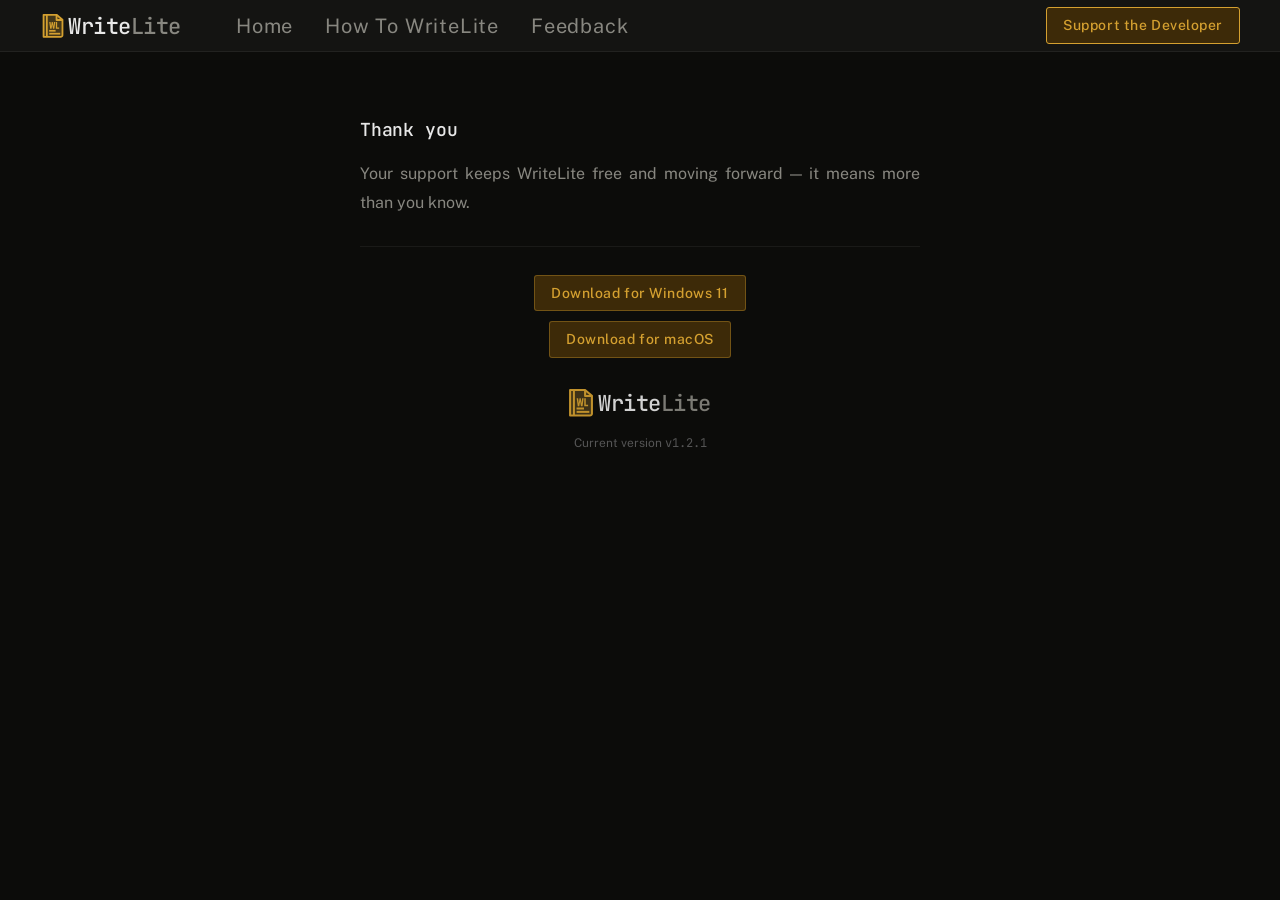
<file: thanks.html>
<!DOCTYPE html>
<html lang="en">
<head>
  <meta charset="UTF-8">
  <meta name="viewport" content="width=device-width, initial-scale=1.0">
  <title>WriteLite — Thank You</title>
  <link rel="icon" href="media/wl_logo.svg" type="image/svg+xml">
  <link rel="apple-touch-icon" href="media/wl_logo.svg">
  <link rel="preconnect" href="https://fonts.googleapis.com">
  <link rel="preconnect" href="https://fonts.gstatic.com" crossorigin>
  <link href="https://fonts.googleapis.com/css2?family=Public+Sans:wght@400;500;600;700&family=JetBrains+Mono:wght@400;500;600&display=swap" rel="stylesheet">
  <link rel="stylesheet" href="styles.css">
</head>
<body>

<!-- ── NAV ─────────────────────────────────────────── -->
<nav>
   <a class="nav-logo" href="/" style="cursor:pointer; display:flex; align-items:center; gap:2px;">
	<img src="media/wl_logo.svg" alt="WriteLite logo" width="26" height="26" style="flex-shrink:0; display:block;">
    <svg viewBox="0 0 116 26" width="116" height="26" aria-label="WriteLite" style="flex-shrink:0; display:block;">
      <text x="0" y="21" font-family="'JetBrains Mono', monospace" font-size="22" font-weight="500" letter-spacing="-0.5">
        <tspan fill="var(--fg-1)">Write</tspan><tspan fill="var(--fg-3)">Lite</tspan>
      </text>
    </svg>
  </a>
  <div class="nav-links">
    <a id="nav-home"     href="/">Home</a>
    <a id="nav-docs"      href="/documentation">How To WriteLite</a>
    <a id="nav-feedback"  href="/feedback">Feedback</a>
  </div>
  <a class="nav-support" href="/support">Support the Developer</a>

  <!-- Burger — mobile only -->
  <button class="nav-burger" id="nav-burger" aria-label="Open menu" onclick="toggleMobileNav()">
    <span></span>
    <span></span>
    <span></span>
  </button>
</nav>

<!-- Mobile nav drawer -->
<div class="mobile-nav-overlay" id="mobile-nav-overlay" onclick="closeMobileNav()"></div>
<div class="mobile-nav-drawer" id="mobile-nav-drawer">
  <a id="mnav-home"     href="/">Home</a>
  <a id="mnav-docs"     href="/documentation">How To WriteLite</a>
  <a id="mnav-feedback" href="/feedback">Feedback</a>
  <div class="mobile-nav-divider"></div>
  <a class="mobile-nav-support" href="/support">Support the Developer</a>
</div>


<!-- ── THANKS ────────────────────────────────────────── -->
<section id="thanks" class="active">
  <div class="download-page">

    <!-- PAID arrival (from Stripe). PLACEHOLDER — Nelson replaces with final words. -->
    <h2 class="page-heading" id="thanks-heading">Thank you</h2>
    <p class="page-sub" id="thanks-sub">
      Your support keeps WriteLite free and moving forward — it means more than you know.
    </p>
    <!-- /PLACEHOLDER -->

    <!-- FREE arrival (?start=1). "click here" is the manual fallback for the auto-download. -->
    <p class="page-sub" id="free-msg" style="display:none">
      Thank you for using WriteLite. If your download does not start automatically,
      <a id="free-dl-link" download>click here</a>.
    </p>

    <!-- ── DOWNLOAD ── -->
    <div class="free-download">

      <!-- Detected platform — revealed by renderFreeDownload() -->
      <div id="fd-primary" style="display:none">
        <a class="btn-download-free" id="fd-primary-btn" download>Download</a>
        <p class="fd-other">Also available for <a id="fd-other-link" href="#" download>the other platform</a></p>
      </div>

      <!-- Fallback (Linux / unknown) — both platforms, equal weight. Default state. -->
      <div id="fd-fallback">
        <a class="btn-download-free" data-wl-download="windows" download onclick="handleDownloadClick(event, 'windows')">Download for Windows 11</a>
        <a class="btn-download-free" data-wl-download="mac"     download onclick="handleDownloadClick(event, 'mac')">Download for macOS</a>
      </div>

      <div class="thanks-brand" id="thanks-brand">
        <img src="media/wl_logo.svg" alt="WriteLite logo" width="30" height="30">
        <svg viewBox="0 0 116 26" width="116" height="26" aria-label="WriteLite">
          <text x="0" y="21" font-family="'JetBrains Mono', monospace" font-size="22" font-weight="500" letter-spacing="-0.5">
            <tspan fill="var(--fg-1)">Write</tspan><tspan fill="var(--fg-3)">Lite</tspan>
          </text>
        </svg>
      </div>

      <p class="fd-version">Current version <span data-wl-version></span></p>
    </div><!-- /free-download -->

  </div><!-- /download-page -->

  <!-- Mobile download notice (shown by handleDownloadClick on mobile) -->
  <div class="mobile-notice" id="mobile-notice" role="alert">
    <div class="mobile-notice-header">
      <span class="mobile-notice-title">WriteLite is a desktop app</span>
      <button class="mobile-notice-close" onclick="closeMobileNotice()" aria-label="Dismiss">&#215;</button>
    </div>
    <p>To download, visit this page on a <span id="mobile-notice-platform">Windows or Mac</span> computer.</p>
  </div>

</section>

<!-- ── SHARED SITE CONFIG (version, URLs, downloads) ──── -->
<script src="site-config.js"></script>

<!-- ── PAGE SCRIPT ───────────────────────────────────── -->
<script>
  // ── ARRIVAL TYPE ───────────────────────────────────────────────
  // ?start=1 → FREE arrival (from the home "Download Free" button): swap to the
  // "using WriteLite" line and auto-start the download. No flag → PAID arrival
  // (from Stripe): the unchanged manual thank-you page below.
  function renderThanks() {
    var isFree = new URLSearchParams(location.search).get('start') === '1';
    if (!isFree) { renderFreeDownload(); return; }

    document.getElementById('thanks-heading').style.display = 'none';
    document.getElementById('thanks-sub').style.display     = 'none';
    document.getElementById('free-msg').style.display       = '';

    var passed = new URLSearchParams(location.search).get('platform');
    var platform = (passed === 'windows' || passed === 'mac')
      ? passed
      : WriteLite.detectPlatform();
    if (!platform) {
      // Unknown OS: no single file to auto-fetch — offer the two-button chooser.
      document.getElementById('free-msg').textContent =
        'Thank you for using WriteLite. Choose your download below.';
      return; // #fd-fallback is visible by default
    }

    // Known OS: point "click here" at the installer, hide the big buttons, and
    // fire the download automatically via the shared click handler (which posts
    // platform on desktop and shows the desktop-only notice on mobile).
    var link = document.getElementById('free-dl-link');
    link.href    = WriteLite.config.downloads[platform];
    link.onclick = function (e) { WriteLite.handleDownloadClick(e, platform); };

    document.getElementById('fd-primary').style.display  = 'none';
    document.getElementById('fd-fallback').style.display = 'none';

    link.click();
  }

  // ── DOWNLOAD — platform resolve ────────────────────────────────
  // Free arrivals from home may carry ?platform=; paid Stripe arrivals have
  // none, so those still re-detect. Null → leave the two-button fallback visible.
  function renderFreeDownload() {
    var passed = new URLSearchParams(location.search).get('platform');
    var platform = (passed === 'windows' || passed === 'mac')
      ? passed
      : WriteLite.detectPlatform();
    if (!platform) return;

    var names = { windows: 'Windows 11', mac: 'macOS' };
    var other = platform === 'windows' ? 'mac' : 'windows';

    var pbtn = document.getElementById('fd-primary-btn');
    pbtn.textContent = 'Download for ' + names[platform];
    pbtn.href        = WriteLite.config.downloads[platform];
    pbtn.onclick     = function(e) { WriteLite.handleDownloadClick(e, platform); };

    var olink = document.getElementById('fd-other-link');
    olink.textContent = names[other];
    olink.href        = WriteLite.config.downloads[other];
    olink.onclick     = function(e) { WriteLite.handleDownloadClick(e, other); };

    document.getElementById('fd-fallback').style.display = 'none';
    document.getElementById('fd-primary').style.display  = '';
  }

  // ── MOBILE NAV ─────────────────────────────────────────────────
  function toggleMobileNav() {
    const burger  = document.getElementById('nav-burger');
    const drawer  = document.getElementById('mobile-nav-drawer');
    const overlay = document.getElementById('mobile-nav-overlay');
    const isOpen  = drawer.classList.contains('open');
    if (isOpen) {
      closeMobileNav();
    } else {
      burger.classList.add('open');
      overlay.classList.add('open');
      // Force reflow so transition plays from initial state
      drawer.style.display = 'flex';
      requestAnimationFrame(() => {
        requestAnimationFrame(() => { drawer.classList.add('open'); });
      });
    }
  }

  function closeMobileNav() {
    const burger  = document.getElementById('nav-burger');
    const drawer  = document.getElementById('mobile-nav-drawer');
    const overlay = document.getElementById('mobile-nav-overlay');
    burger.classList.remove('open');
    drawer.classList.remove('open');
    overlay.classList.remove('open');
    // Hide after transition
    setTimeout(() => { if (!drawer.classList.contains('open')) drawer.style.display = ''; }, 220);
  }

  // Resolve platform + fade in on first load
  window.addEventListener('DOMContentLoaded', () => {
    renderThanks();
    requestAnimationFrame(() => {
      requestAnimationFrame(() => {
        document.querySelector('section.active').classList.add('visible');
      });
    });
  });
</script>

</body>
</html>
</file>
<file: styles.css>
*, *::before, *::after { box-sizing: border-box; margin: 0; padding: 0; }

    :root {
      /* ── Accent ── */
      --accent:          #d4a030;
      --accent-bg:       #3d2a08;
      --accent-fg:       #f0c060;
      --accent-muted:    #2a1f08;
      --accent-border:   rgba(212,160,48,0.35);
      --accent-studio:   #139fe8;

      /* ── Surfaces ── */
      --bg:              #0c0c0a;
      --surface:         #141412;
      --surface2:        #1e1e1e;
      --editor-bg:       #252526;

      /* ── Borders ── */
      --border:          rgba(255,255,255,0.06);
      --border-strong:   rgba(255,255,255,0.18);
      --border-divider:  #333;

      /* ── Text ── */
      --fg-1:            #e8e8e8;
      --fg-2:            #d4d4d4;
      --fg-3:            #888780;
      --fg-4:            #555555;

      /* Aliases for backwards compat with existing rules */
      --text:            var(--fg-2);
      --muted:           var(--fg-3);
      --faint:           var(--fg-4);
      --amber:           var(--accent);
      --amber-bg:        var(--accent-bg);
      --amber-border:    var(--accent-border);

      /* ── Semantic ── */
      --success:         #6a9955;
      --danger:          #f48771;

      /* ── Roadmap status tags — Planned / Fixing / Exploring ── */
      --status-planned:        var(--accent);                 /* amber — was Building */
      --status-planned-bg:     var(--accent-bg);
      --status-planned-border: var(--accent);                 /* solid accent, not accent-border */
      --status-fixing:        #f2553d;                       /* bright orange-red */
      --status-fixing-bg:     rgba(242,85,61,0.12);
      --status-fixing-border: #f2553d;                       /* solid, matches text */
      --status-exploring:        #a78bfa;                     /* violet — unchanged */
      --status-exploring-bg:     rgba(167,139,250,0.12);
      --status-exploring-border: #a78bfa;                     /* solid, matches text */

      /* ── Fonts ── */
      --font-sans:       'Public Sans', system-ui, -apple-system, sans-serif;
      --font-mono:       'JetBrains Mono', ui-monospace, Menlo, Consolas, monospace;
      --font-display:    var(--font-mono);
      --font-body:       var(--font-sans);

      --nav-h:           52px;
    }

    html, body {
      height: 100%;
      background: var(--bg);
      color: var(--fg-2);
      font-family: var(--font-sans);
      font-size: 14px;
      line-height: 1.6;
      -webkit-font-smoothing: antialiased;
    }

    /* ── NAV ─────────────────────────────────────── */
    nav {
      position: fixed;
      top: 0; left: 0; right: 0;
      height: var(--nav-h);
      background: var(--surface);
      border-bottom: 1px solid var(--border);
      display: flex;
      align-items: center;
      padding: 0px 40px;
      z-index: 100;
      gap: 52px;
    }

    .nav-logo {
      display: flex;
      align-items: center;
      text-decoration: none;
      cursor: pointer;
      flex-shrink: 0;
    }

    .nav-links {
      display: flex;
      gap: 32px;
      flex: 1;
    }

    .nav-links a {
      color: var(--fg-3);
      text-decoration: none;
      font-size: 20px;
      font-family: var(--font-sans);
      letter-spacing: 0.04em;
      transition: color 0.15s;
      cursor: pointer;
    }

    .nav-links a:hover { color: var(--fg-1); }
    .nav-links a.active { color: var(--fg-2); }

    .nav-support {
      background: var(--accent-bg);
      border: 1px solid var(--accent);
      color: var(--accent);
      font-family: var(--font-sans);
      font-size: 14px;
      font-weight: 500;
      letter-spacing: 0.04em;
      padding: 6px 16px;
      border-radius: 3px;
      cursor: pointer;
      text-decoration: none;
      transition: background 0.15s, border-color 0.15s;
      white-space: nowrap;
    }

    .nav-support:hover {
      background: rgba(212,160,48,0.18);
      border-color: rgba(212,160,48,0.55);
    }

    /* ── SECTION TRANSITIONS ─────────────────────── */
    section {
      display: none;
      opacity: 0;
      transition: opacity 0.2s ease;
      padding-top: var(--nav-h);
    }

    section.active  { display: block; }
    section.visible { opacity: 1; }

    /* ── HOME — HERO ─────────────────────────────── */
    .hero {
      min-height: calc(80vh - var(--nav-h));
      display: flex;
      flex-direction: column;
      align-items: center;
      justify-content: center;
      text-align: center;
      padding: 0 40px;
    }

    .hero-hook {
      font-family: var(--font-mono);
      font-size: clamp(22px, 3vw, 36px);
      font-weight: 500;
      letter-spacing: -0.02em;
      color: var(--fg-1);
      line-height: 1.3;
      max-width: 520px;
      margin-bottom: 28px;
      cursor: default;
      user-select: none;
      transition: opacity 0.13s ease;
    }

    .hero-hook em {
      color: var(--accent);
      font-style: normal;
    }

    .hero-instruction {
      font-size: 15px;
      color: var(--fg-4);
      font-family: var(--font-sans);
      letter-spacing: 0.08em;
      text-transform: uppercase;
      margin-bottom: 24px;
    }

    /* ── HERO — PLATFORM CARD (detected OS) ─────── */
    /* Width is set by the instruction line above; cards fill it. */
    .hero-cta {
      width: max-content;
      max-width: 100%;
    }

    .hero-download {
      display: flex;
      flex-direction: column;
      align-items: center;
      margin-top: 6px;
    }

    .platform-card {
      position: relative;
      overflow: hidden;
      width: 100%;
      background: linear-gradient(180deg, var(--accent-muted) 0%, var(--surface) 60%);
      border: 1px solid var(--accent-border);
      border-radius: 18px;
      padding: 22px 24px 20px;
      display: flex;
      flex-direction: column;
      align-items: center;
    }
    .platform-card > * { position: relative; }

    /* Amber glow from centre-top */
    .platform-card::before {
      content: "";
      position: absolute;
      inset: 0;
      background: radial-gradient(120% 80% at 50% 0%, rgba(212,160,48,0.09), transparent 70%);
      pointer-events: none;
    }

    /* Gradient top edge */
    .platform-card::after {
      content: "";
      position: absolute;
      top: 0; left: 0; right: 0;
      height: 2px;
      background: linear-gradient(90deg, transparent, var(--accent) 30%, var(--accent-fg) 50%, var(--accent) 70%, transparent);
    }

    .platform-card-name {
      font-family: var(--font-sans);
      font-size: 18px;
      font-weight: 700;
      letter-spacing: 0.01em;
      color: var(--fg-1);
    }

    .platform-card-version {
      font-family: var(--font-mono);
      font-size: 13px;
      color: var(--fg-3);
      margin-top: 4px;
      margin-bottom: 38px;
    }

    /* Full accent fill — matches .btn-download-free / .donate-submit-btn */
    .btn-platform-download {
      width: 100%;
      display: inline-flex;
      align-items: center;
      justify-content: center;
      padding: 13px 16px;
      border-radius: 4px;
      border: none;
      background: var(--accent);
      color: #1a1200;
      font-family: var(--font-sans);
      font-size: 15px;
      font-weight: 600;
      letter-spacing: 0.02em;
      cursor: pointer;
      text-decoration: none;
      text-align: center;
      transition: opacity 0.15s, transform 0.1s;
    }
    .btn-platform-download:hover  { opacity: 0.88; }
    .btn-platform-download:active { transform: scale(0.99); }

    /* Free / Pay split — two equal buttons with a quiet OR between */
    .platform-choice-row {
      width: 100%;
      display: flex;
      align-items: center;
      gap: 12px;
    }
    .platform-choice-row .btn-platform-download {
      flex: 1;
      width: auto;
    }
    .platform-or {
      flex-shrink: 0;
      font-family: var(--font-sans);
      font-size: 13px;
      letter-spacing: 0.04em;
      color: var(--fg-4);
    }

    .platform-other {
      font-size: 13px;
      color: var(--fg-4);
      margin-top: 14px;
      font-family: var(--font-sans);
    }
    .platform-other a { color: var(--accent); text-decoration: none; }
    .platform-other a:hover { text-decoration: underline; }

    /* Fallback — two equal-weight buttons + version */
    .platform-fallback {
      width: 100%;
      display: flex;
      flex-direction: column;
      align-items: stretch;
    }
    .platform-fallback .btn-platform-download + .btn-platform-download {
      margin-top: 10px;
    }
    .platform-fallback-version {
      font-family: var(--font-mono);
      font-size: 12px;
      color: var(--fg-4);
      text-align: center;
      margin-top: 14px;
    }

    /* ── HOME — LOWER (PREVIEW + BLURB) ─────────── */
    .home-lower {
      display: grid;
      grid-template-columns: 1fr;
      border-top: 1px solid var(--border);
      min-height: 0;
    }

    .preview-col {
      max-width: 1080px;
      width: 100%;
      margin: 48px auto 56px;
      padding: 0;
    }

    .preview-label {
      font-size: 13px;
      font-family: var(--font-sans);
      font-weight: 600;
      letter-spacing: 0.12em;
      text-transform: uppercase;
      color: var(--fg-4);
      margin-bottom: 20px;
    }

    .screenshot {
      width: 100%;
      border-radius: 12px;
      border: 1px solid rgba(255, 255, 255, 0.12);
    }

    /* ── SHARED — INLINE ELEMENTS ────────────────── */
    .inline-code {
      color: var(--accent);
      font-family: var(--font-mono);
      font-size: 12px;
      font-variant-ligatures: none;
    }

    /* ── BLURB COLUMN ────────────────────────────── */
    /* Centered site-standard column; seam under Why before the wide screenshot */
    .blurb-col {
      max-width: 720px;
      margin: 0 auto;
      padding: 48px 40px 56px;
      border-bottom: 1px solid var(--border);
    }

    .blurb-heading {
      font-size: 13px;
      font-weight: 600;
      letter-spacing: 0.12em;
      text-transform: uppercase;
      color: var(--fg-4);
      margin-bottom: 20px;
    }

    .community-box {
      margin-top: 40px;
      min-height: 72px;
      padding: 0 12px 0 0;
      width: 425px;
      display: flex;
      align-items: center;
      background: var(--surface);
      border: 1px solid var(--border-strong);
      border-radius: 3px;
    }

    .community-text {
      padding-left: 12px;
      font-size: 22px;
      font-family: var(--font-mono);
      color: var(--fg-3);
      line-height: 1.4;
    }

    .community-icon {
      margin-left: auto;
      text-decoration: none;
      width: 48px;
      height: 48px;
      border-radius: 50%;
      background: #5865F2;
      display: flex;
      align-items: center;
      justify-content: center;
      flex-shrink: 0;
    }

    .community-icon svg {
      width: 28px;
      height: auto;
    }

    .community-icon-ig {
      background: radial-gradient(circle at 30% 110%,
        #fdf497 0%, #fdf497 5%, #fd5949 45%, #d6249f 60%, #285aeb 90%);
    }

    .community-box + .community-box {
      margin-top: 16px;
    }

    .blurb-points {
      list-style: none;
      display: flex;
      flex-direction: column;
      gap: 14px;
    }

    .blurb-points li {
      display: flex;
      gap: 12px;
      font-size: 15px;
      color: var(--fg-3);
      line-height: 1.65;
      align-items: flex-start;
    }

    .blurb-points li::before {
      content: '>';
      font-family: 'JetBrains Mono', monospace;
      color: var(--accent);
      flex-shrink: 0;
      margin-top: 0px;
    }

    /* ── FOOTER ──────────────────────────────────── */
    .site-footer {
      border-top: 1px solid var(--border);
      padding: 22px 64px;
      font-size: 13px;
      color: var(--fg-4);
      display: grid;
      grid-template-columns: 1fr auto 1fr;
      align-items: center;
      letter-spacing: 0.04em;
      font-family: var(--font-sans);
    }

    .site-footer > :first-child {
      justify-self: start;
    }

    .footer-studio {
      color: var(--accent-studio);
      font-weight: 400;
      text-decoration: none;
    }

    .footer-studio:visited {
      color: var(--accent-studio);
    }

    .footer-studio:hover,
    .footer-studio:focus-visible {
      color: var(--accent-studio);
      font-weight: 700;
    }

    .footer-quote {
      font-family: var(--font-mono);
      color: var(--accent);
      letter-spacing: -0.01em;
      justify-self: center;
      text-align: center;
    }

    .site-footer > :last-child {
      justify-self: end;
      text-align: right;
    }

    /* ── DOCUMENTATION ───────────────────────────── */
    html { scroll-behavior: smooth; }

    .docs-page {
      min-height: calc(100vh - var(--nav-h));
      max-width: 1600px;
      margin: 0 auto;
      padding: 64px 64px 96px 84px;
    }

    .docs-layout {
      display: grid;
      grid-template-columns: 250px 1fr;
      grid-template-areas:
        ".   title"
        "toc content";
      column-gap: 24px;
      align-items: start;
    }

    .docs-content { min-width: 0; grid-area: content; }

    /* ── CONTENTS PANEL ── */
    .docs-toc {
      grid-area: toc;
      position: sticky;
      top: calc(var(--nav-h) + 24px);
      left: auto;
      right: auto;
      z-index: auto;
      align-self: flex-start;
      height: auto;
      padding: 0;
      gap: 0;
      display: flex;
      flex-direction: column;
      align-items: stretch;
      background: var(--surface);
      border: 1px solid var(--border-strong);
      border-radius: 6px;
    }

    .docs-toc a {
      display: block;
      text-align: left;
      text-decoration: none;
      line-height: 23.6px;
      padding-top: 5px;
      padding-bottom: 5px;
      border-radius: 4.8px;
      transition: background 0.12s ease, color 0.12s ease;
    }

    .docs-toc a:hover {
      background: var(--accent-bg);
      color: var(--accent);
    }

    .docs-toc-head {
      font-size: 14px;
      font-weight: 400;
      font-family: 'Martian Mono', var(--font-mono);
      color: var(--fg-1);
      padding-left: 8px;
    }

    .docs-toc-sub {
      font-size: 14px;
      font-weight: 400;
      color: var(--fg-2);
      padding-left: 28px;
    }

    /* Anchor targets clear the fixed nav when scrolled to */
    .docs-section-title,
    .about-section-label { scroll-margin-top: calc(var(--nav-h) + 24px); }

    .docs-page .page-heading {
      font-family: var(--font-mono);
      font-size: 18px;
      font-weight: 500;
      letter-spacing: -0.01em;
      color: var(--fg-1);
      margin-bottom: 10px;
    }

    .docs-page .about-premise {
      grid-area: title;
      font-size: 24px;
      margin-bottom: 10px;
      padding-bottom: 0;
      border-bottom: none;
    }

    .docs-page .docs-wip {
      margin-bottom: 48px;
      padding-bottom: 10px;
      border-bottom: 1px solid var(--border);
    }

    /* Long-form docs copy — readable left-aligned column under the header */
    .docs-body {
      max-width: 820px;
      text-align: justify;
    }

    .docs-section-title {
      font-family: var(--font-mono);
      font-size: 15px;
      font-weight: 500;
      letter-spacing: -0.01em;
      color: var(--fg-1);
      margin-top: 16px;
      margin-bottom: 22px;
    }

    .docs-body .docs-intro {
      font-size: 15px;
      color: var(--fg-3);
      line-height: 1.9;
      margin-bottom: 32px;
      font-family: var(--font-sans);
    }

    .docs-list {
      list-style: none;
      display: flex;
      flex-direction: column;
      gap: 12px;
      margin-top: 4px;
    }

    .docs-list li {
      position: relative;
      padding-left: 18px;
      font-size: 15px;
      color: var(--fg-3);
      line-height: 1.7;
      font-family: var(--font-sans);
    }

    .docs-list li::before {
      content: '>';
      position: absolute;
      left: 0;
      color: var(--accent);
      font-family: var(--font-mono);
    }

    .docs-list li strong { color: var(--fg-2); font-weight: 600; }

    .docs-uth {
      font-style: italic;
      color: var(--fg-4);
    }

    /* ── KEYBOARD KEYCAPS ── */
    .kbd {
      display: inline-block;
      font-family: var(--font-mono);
      font-size: 11px;
      font-weight: 500;
      line-height: 1;
      color: var(--fg-2);
      background: var(--surface2);
      border: 1px solid var(--border-strong);
      border-bottom-width: 2px;
      border-radius: 4px;
      padding: 3px 6px;
      white-space: nowrap;
      vertical-align: baseline;
    }

    /* ── MARKDOWN GUIDE (two-column rows) ── */
    .md-guide-head {
      display: grid;
      grid-template-columns: minmax(0, 1fr) minmax(0, 1fr);
      gap: 24px;
      align-items: baseline;
      margin-bottom: 14px;
    }
    .md-guide-head .about-section-label { margin-bottom: 0; }
    .md-guide-head-cols {
      display: flex;
      justify-content: space-between;
      padding: 0 14px;
      font-size: 11px;
      font-weight: 600;
      letter-spacing: 0.08em;
      text-transform: uppercase;
      color: var(--fg-4);
      font-family: var(--font-sans);
    }
    .md-guide { display: flex; flex-direction: column; margin-top: 4px; }
    .md-guide-row {
      display: grid;
      grid-template-columns: minmax(0, 1fr) minmax(0, 1fr);
      gap: 24px;
      padding: 14px 0;
      border-top: 1px solid var(--border);
      align-items: center;
    }
    .md-guide-row:first-child { border-top: none; padding-top: 0; }
    .md-guide-desc {
      font-size: 15px; color: var(--fg-3); line-height: 1.7;
      font-family: var(--font-sans);
    }
    .md-guide-desc strong { color: var(--fg-2); font-weight: 600; }
    .md-guide-eg {
      font-size: 15px; color: var(--fg-2); line-height: 1.7;
      font-family: var(--font-sans);
      background: var(--editor-bg);
      border: 1px solid var(--border);
      border-left: 2px solid var(--accent);
      border-radius: 6px;
      padding: 10px 14px;
      display: grid;
      grid-template-columns: 130px 1.6em 1fr;
      align-items: center;
    }
    .md-guide-eg > .inline-code { justify-self: start; }
    .md-arrow { color: var(--fg-4); justify-self: center; }
    .md-guide-eg > :last-child { justify-self: end; }
    .md-guide-eg a { color: var(--accent); }

    /* Rendered-result helpers (right of the arrow) */
    .md-render-h {
      font-family: var(--font-mono);
      font-weight: 700;
      font-size: 18px;
      color: var(--fg-1);
    }
    .md-render-quote {
      border-left: 2px solid var(--accent);
      padding-left: 10px;
      color: var(--fg-3);
      font-style: italic;
    }
    .md-render-hr {
      display: inline-block;
      width: 100%;
      min-width: 80px;
      height: 0;
      border-top: 1px solid var(--border-strong);
      vertical-align: middle;
    }
    .md-render-code,
    .md-render-codeblock {
      font-family: var(--font-mono);
      font-size: 12px;
      color: var(--fg-1);
      background: var(--bg);
      border: 1px solid var(--border-strong);
      border-radius: 4px;
    }
    .md-render-code { padding: 2px 7px; }
    .md-render-codeblock { display: inline-block; padding: 6px 10px; }

    /* ── ABOUT ───────────────────────────────────── */
    .about-page {
      max-width: 1600px;
      margin: 0 auto;
      padding: 32px 64px 96px;
    }

    .about-sections-grid {
      display: flex;
      flex-direction: column;
      max-width: 720px;
      gap: 0;
      margin: 0 auto;
    }

    .about-sections-grid .about-section {
      padding-bottom: 16px;
      margin-bottom: 36px;
      border-bottom: 1px solid var(--border);
    }

    .about-sections-grid .about-section:last-child {
      border-bottom: none;
      margin-bottom: 0;
    }

    @media (max-width: 640px) {
      .about-page { padding: 48px 32px 72px; }
    }

    .page-heading {
      font-family: var(--font-mono);
      font-size: 18px;
      font-weight: 500;
      letter-spacing: -0.01em;
      color: var(--fg-1);
      margin-bottom: 10px;
    }

    .about-premise {
      font-family: var(--font-mono);
      font-size: 13px;
      font-weight: 400;
      color: var(--accent);
      letter-spacing: -0.01em;
      margin-bottom: 48px;
      padding-bottom: 48px;
      border-bottom: 1px solid var(--border);
    }

    .about-section {
      margin-bottom: 40px;
      padding-bottom: 40px;
      border-bottom: 1px solid var(--border);
      text-align: justify;
    }

    .about-section:last-child {
      border-bottom: none;
      margin-bottom: 0;
      padding-bottom: 0;
    }

    .about-section-label {
      font-size: 13px;
      font-weight: 600;
      letter-spacing: 0.12em;
      text-transform: uppercase;
      color: var(--fg-4);
      margin-bottom: 14px;
      font-family: var(--font-sans);
    }

    .about-section p {
      font-size: 15px;
      color: var(--fg-3);
      line-height: 1.9;
      margin-bottom: 14px;
      font-family: var(--font-sans);
    }

    .about-section p:last-child { margin-bottom: 0; }

    .about-section p + p.donate-p { margin-top: 0; }
    .about-section p:has(+ p.donate-p) { margin-bottom: 6px; }

    .donate-inline-btn {
      display: inline-block;
      margin-left: 0px;
      margin-bottom: 6px;
      padding: 2px 10px;
      font-size: 13px;
      font-family: var(--font-sans);
      font-weight: 500;
      color: var(--fg-3);
      background: transparent;
      border: 1px solid var(--border-strong);
      border-radius: 4px;
      text-decoration: none;
      vertical-align: baseline;
      transition: color 120ms ease, background 120ms ease;
    }
    .donate-inline-btn:hover {
      color: var(--accent);
      border-color: var(--border-strong);
      background: var(--surface2);
    }

    /* ── HOME ROADMAP TEASER ─────────────────────── */
    .roadmap-teaser {
      max-width: 720px;
      margin: 56px auto 0;
      padding-top: 48px;
      border-top: 1px solid var(--border);
    }

    .roadmap-teaser-card {
      position: relative;
      padding: 28px 32px;
      border-radius: 10px;
      border: 1px solid var(--accent-border);
      background: linear-gradient(160deg, var(--accent-muted) 0%, var(--surface) 60%);
      overflow: hidden;
    }

    /* Amber halo behind the top-left */
    .roadmap-teaser-card::before {
      content: "";
      position: absolute;
      inset: 0;
      background: radial-gradient(120% 80% at 20% 0%, rgba(212,160,48,0.18), transparent 70%);
      pointer-events: none;
    }

    /* Gradient top edge */
    .roadmap-teaser-card::after {
      content: "";
      position: absolute;
      top: 0; left: 0; right: 0;
      height: 2px;
      background: linear-gradient(90deg, transparent, var(--accent) 30%, var(--accent-fg) 50%, var(--accent) 70%, transparent);
    }

    .roadmap-teaser-badge {
      position: relative;
      display: inline-block;
      font-family: var(--font-mono);
      font-size: 12px;
      font-weight: 600;
      letter-spacing: 0.04em;
      text-transform: uppercase;
      color: var(--bg);
      padding: 3px 10px;
      border-radius: 999px;
      background: linear-gradient(135deg, var(--accent-fg), var(--accent));
      margin-bottom: 16px;
    }

    .roadmap-teaser-title {
      position: relative;
      font-family: var(--font-sans);
      font-size: 22px;
      font-weight: 700;
      line-height: 1.3;
      color: var(--fg-1);
      margin-bottom: 18px;
    }

    .roadmap-teaser-link {
      position: relative;
      display: inline-block;
      font-family: var(--font-mono);
      font-size: 13px;
      font-weight: 500;
      color: var(--accent);
      text-decoration: none;
      transition: color 120ms ease;
    }
    .roadmap-teaser-link:hover { color: var(--accent-fg); }

    @media (max-width: 640px) {
      .roadmap-teaser { margin-top: 40px; padding-top: 36px; }
      .roadmap-teaser-card { padding: 24px 22px; }
      .roadmap-teaser-title { font-size: 19px; }
    }

    /* Home: Roadmap / Patch Notes / Community — 720px stack under About.
       Scoped overrides so synopsis desktop height trick stays intact. */
    .home-synopsis-stack {
      max-width: 720px;
      margin: 56px auto 0;
      padding-top: 48px;
      border-top: 1px solid var(--border);
      display: flex;
      flex-direction: column;
      gap: 40px;
    }

    .home-synopsis-stack .synopsis-patch {
      height: auto;
      min-height: 0;
    }

    .home-synopsis-stack .patch-scroll {
      flex: none;
      min-height: auto;
      overflow: visible;
      padding-right: 0;
    }

    @media (max-width: 640px) {
      .home-synopsis-stack { margin-top: 40px; padding-top: 36px; }
    }

    /* ── SUPPORT ─────────────────────────────────── */
    .support-page {
      min-height: calc(100vh - var(--nav-h));
      max-width: none;
      margin: 0;
      padding: 64px 40px 96px;
    }

    .support-grid {
      display: grid;
      grid-template-columns: minmax(460px, 1fr) 1fr;
      gap: 72px;
      align-items: start;
    }

    .support-main { max-width: 460px; margin-left: auto; }

    /* Right column — Nelson's letter */
    .support-copy {
      max-width: 640px;
      margin: 0;
      font-size: 16px;
      line-height: 1.85;
      color: var(--fg-3);
      font-family: var(--font-sans);
    }
    .support-copy .page-heading { line-height: 1.6; }
    .support-copy p { margin: 0 0 18px; text-align: justify; }
    .support-copy a { color: var(--accent); text-decoration: none; }
    .support-copy a:hover { text-decoration: underline; }
    .support-copy .support-sign {
      margin-top: 24px;
      color: var(--fg-2);
      font-weight: 500;
    }

    .support-page .page-heading { margin-bottom: 14px; }

    .page-sub {
      font-size: 16px;
      color: var(--fg-3);
      line-height: 1.85;
      max-width: 500px;
      margin-bottom: 52px;
      text-align: justify;
      font-family: var(--font-sans);
    }

    /* ── SUPPORT — DONATE WIDGET & FUNDING TRACKERS ── */
      .donate-widget { max-width: 460px; }

      .donate-amt-grid {
        display: grid;
        grid-template-columns: repeat(3, 1fr);
        gap: 10px;
        margin-bottom: 10px;
      }

      .donate-amt-btn {
        padding: 16px 8px;
        border: 1px solid var(--border-strong);
        border-radius: 4px;
        background: var(--surface);
        color: var(--fg-2);
        font-family: var(--font-sans);
        font-size: 16px;
        font-weight: 500;
        cursor: pointer;
        transition: all 0.15s;
      }
      .donate-amt-btn:hover { background: var(--surface2); border-color: rgba(255,255,255,0.28); }
      .donate-amt-btn.selected {
        border: 1.5px solid var(--accent);
        background: var(--accent-bg);
        color: var(--accent-fg);
      }
      .donate-amt-custom { grid-column: 1 / -1; font-size: 14px; }

      .donate-toggle-row {
        display: flex;
        align-items: center;
        gap: 12px;
        padding: 14px 16px;
        background: var(--surface);
        border: 1px solid var(--border);
        border-radius: 4px;
        margin-bottom: 20px;
        transition: border-color 0.15s, background 0.15s;
      }
      .donate-toggle-row:focus-within {
        border: 1.5px solid var(--accent);
        background: var(--accent-bg);
      }
      .donate-toggle-label {
        font-size: 14px;
        font-weight: 500;
        color: var(--fg-2);
        margin: 0;
        font-family: var(--font-sans);
        flex-shrink: 0;
      }
      .donate-amount-entry {
        display: flex;
        align-items: center;
        gap: 4px;
        flex: 1;
        min-width: 0;
      }
      .donate-amount-prefix {
        font-size: 16px;
        font-weight: 500;
        color: var(--fg-2);
        font-family: var(--font-sans);
        flex-shrink: 0;
      }
      .donate-amount-input {
        flex: 1;
        min-width: 0;
        width: 100%;
        border: 0;
        padding: 0;
        margin: 0;
        background: transparent;
        color: var(--fg-1);
        font-family: inherit;
        font-size: 16px;
        font-weight: 500;
        outline: none;
        -moz-appearance: textfield;
        appearance: textfield;
      }
      .donate-amount-input::-webkit-outer-spin-button,
      .donate-amount-input::-webkit-inner-spin-button {
        -webkit-appearance: none;
        margin: 0;
      }

      .donate-submit-btn {
        width: 100%;
        display: inline-flex;
        align-items: center;
        justify-content: center;
        gap: 7px;
        padding: 14px 16px;
        border-radius: 4px;
        border: none;
        background: var(--accent);
        color: #1a1200;
        font-family: var(--font-sans);
        font-size: 15px;
        font-weight: 600;
        letter-spacing: 0.02em;
        cursor: pointer;
        transition: opacity 0.15s, transform 0.1s;
      }
      .donate-submit-btn::after {
        content: "";
        width: 16px;
        height: 16px;
        flex-shrink: 0;
        background-color: currentColor;
        -webkit-mask: url("media/new_tab.svg") center / contain no-repeat;
                mask: url("media/new_tab.svg") center / contain no-repeat;
      }
      .donate-submit-btn:hover { opacity: 0.88; }
      .donate-submit-btn:active { transform: scale(0.99); }
      .donate-submit-btn:disabled {
        background: var(--surface2);
        color: var(--fg-4);
        cursor: not-allowed;
        transform: none;
        opacity: 1;
      }

      .donate-secure-note {
        font-size: 13px;
        color: var(--fg-1);
        margin-top: 12px;
        display: flex;
        align-items: center;
        gap: 5px;
        font-family: var(--font-sans);
      }
      .donate-lock-icon { width: 12px; height: 12px; opacity: 0.5; }

      /* ── FUNDING TRACKERS ── */
      .funding-trackers {
        max-width: 460px;
        margin-bottom: 40px;
        display: flex;
        flex-direction: column;
        gap: 24px;
      }
      .tracker-head {
        display: flex;
        align-items: baseline;
        justify-content: space-between;
        gap: 12px;
        margin-bottom: 8px;
      }
      .tracker-label {
        font-size: 14px;
        font-weight: 600;
        color: var(--fg-2);
        font-family: var(--font-sans);
      }
      .tracker-pct {
        font-family: var(--font-mono);
        font-size: 13px;
        color: var(--accent);
        flex-shrink: 0;
      }
      .tracker-track {
        position: relative;
        height: 32px;
        background: var(--surface);
        border: 1px solid var(--accent);
        border-radius: 8px;
        overflow: hidden;
      }
      .tracker-fill {
        height: 100%;
        width: 0;
        background: var(--accent);
        transition: width 0.6s ease;
      }
      /* Done state — fires automatically at 100% (see renderTracker) */
      .tracker.done .tracker-fill { background: var(--accent-bg); }
      .tracker-done-label {
        position: absolute;
        inset: 0;
        display: none;
        align-items: center;
        justify-content: center;
        font-family: var(--font-mono);
        font-size: 13px;
        font-weight: 600;
        letter-spacing: 0.06em;
        color: var(--accent);
        pointer-events: none;
      }
      .tracker.done .tracker-done-label { display: flex; }
      .tracker-figure {
        font-size: 12px;
        color: var(--fg-3);
        margin-top: 8px;
        font-family: var(--font-sans);
      }
      .tracker-note {
        font-size: 12px;
        color: var(--fg-4);
        margin-top: 6px;
        font-family: var(--font-sans);
      }
      .tracker-lock-note {
        font-size: 12px;
        color: var(--fg-4);
        margin-top: 8px;
        font-family: var(--font-sans);
        display: none;
      }
      /* Locked (macOS gated until monthly is funded) */
      .tracker.locked { opacity: 0.5; }
      .tracker.locked .tracker-pct { color: var(--fg-4); }
      .tracker.locked .tracker-lock-note { display: block; }

    /* ── DOWNLOAD PAGE ──────────────────────────── */
    .download-page {
      min-height: calc(100vh - var(--nav-h));
      max-width: 640px;
      margin: 0 auto;
      padding: 64px 40px 96px;
    }
    .download-page .page-heading { margin-bottom: 14px; }

    /* Widen page content to the full 640px container (overrides shared caps) */
    .download-page .donate-widget,
    .download-page .page-sub { max-width: 640px; }

    .free-download {
      margin-top: 32px;
      padding-top: 28px;
      border-top: 1px solid var(--border);
    }
    .free-download-label {
      font-size: 13px;
      font-weight: 600;
      letter-spacing: 0.12em;
      text-transform: uppercase;
      text-align: center;
      color: var(--fg-4);
      margin-bottom: 16px;
      font-family: var(--font-sans);
    }

    /* Default: same visual weight as .donate-submit-btn (thanks page).
       .download-page overrides below to nav-outline style. */
    .btn-download-free {
      width: 100%;
      display: inline-flex;
      align-items: center;
      justify-content: center;
      padding: 14px 16px;
      border-radius: 4px;
      border: none;
      background: var(--accent);
      color: #1a1200;
      font-family: var(--font-sans);
      font-size: 15px;
      font-weight: 600;
      letter-spacing: 0.02em;
      cursor: pointer;
      text-decoration: none;
      text-align: center;
      transition: opacity 0.15s, transform 0.1s;
    }
    .btn-download-free:hover  { opacity: 0.88; }
    .btn-download-free:active { transform: scale(0.99); }
    .btn-download-free + .btn-download-free { margin-top: 10px; }

    /* Download page: shrink-wrap + nav-support outline */
    .download-page #fd-primary,
    .download-page #fd-fallback {
      display: flex;
      flex-direction: column;
      align-items: center;
    }
    .download-page .btn-download-free {
      width: auto;
      white-space: nowrap;
      background: var(--accent-bg);
      border: 1px solid var(--accent-border);
      color: var(--accent);
      font-size: 14px;
      font-weight: 500;
      letter-spacing: 0.04em;
      padding: 6px 16px;
      border-radius: 3px;
      transition: background 0.15s, border-color 0.15s;
    }
    .download-page .btn-download-free:hover {
      opacity: 1;
      background: rgba(212,160,48,0.18);
      border-color: rgba(212,160,48,0.55);
    }
    .download-page .btn-download-free:active {
      transform: none;
    }

    .fd-other {
      margin-top: 12px;
      font-size: 13px;
      color: var(--fg-3);
      text-align: center;
      font-family: var(--font-sans);
    }
    .fd-other a { color: var(--accent); text-decoration: none; }
    .fd-other a:hover { text-decoration: underline; }

    .fd-version {
      margin-top: 16px;
      font-size: 12px;
      color: var(--fg-4);
      text-align: center;
      font-family: var(--font-sans);
    }
    .fd-version span { font-family: var(--font-mono); }

    /* ── THANKS PAGE ────────────────────────────── */
    /* Match the gap above the divider to the gap below it (28px both sides). */
    #thanks .page-sub      { margin-bottom: 28px; }
    #thanks .free-download { margin-top: 0; }
    #free-dl-link { color: var(--accent); text-decoration: underline; cursor: pointer; }
    .thanks-brand {
      display: flex;
      align-items: center;
      justify-content: center;
      gap: 2px;
      margin-top: 30px;
      opacity: 0.9;
    }
    .thanks-brand img,
    .thanks-brand svg { display: block; flex-shrink: 0; }

    /* ── SYNOPSIS PAGE ──────────────────────────── */
    /* Wide two-row layout: percentage side margins, not a fixed max-width. */
    .synopsis-page {
      min-height: calc(100vh - var(--nav-h));
      margin: 0 auto;
      padding: 64px 5vw 40px;
    }

    .synopsis-page .page-heading { margin-bottom: 10px; }

    .synopsis-intro {
      font-size: 15px;
      color: var(--fg-3);
      line-height: 1.9;
      font-family: var(--font-sans);
      margin-bottom: 8px;
    }

    /* Intro aligns to the Roadmap column (5fr of the 5fr/3fr band, 40px gap) */
    .synopsis-page .synopsis-intro { max-width: calc(62.5% - 25px); }

    /* Anchor targets clear the fixed nav when jumped to */
    .synopsis-section-title { scroll-margin-top: calc(var(--nav-h) + 24px); }

    /* Row 1 — roadmap / patch notes, ratio held at 5:3.
       Default align-items (stretch) + the height:0 trick on .synopsis-patch
       make the roadmap card the sole height authority for the row. */
    .synopsis-band {
      display: grid;
      grid-template-columns: 3fr 5fr;
      gap: 40px;
      margin-top: 40px;
    }

    /* Row 2 — community (45%) / support (45%) */
    .synopsis-row2 {
      display: grid;
      grid-template-columns: 1fr 1fr;
      gap: 40px;
      margin-top: 56px;
      padding-top: 40px;
      border-top: 1px solid var(--border);
    }

    .synopsis-section-title {
      font-family: var(--font-mono);
      font-size: 15px;
      font-weight: 500;
      letter-spacing: -0.01em;
      color: var(--fg-1);
      margin-bottom: 22px;
    }

    /* ── Section panels ── */
    /* All four sections are cards. Roadmap + support (the forward-looking
       pair) wear the amber-gradient treatment from the home download card;
       patch notes + community sit back in quiet surface panels. */
    .synopsis-roadmap,
    .synopsis-patch,
    .synopsis-community,
    .synopsis-support {
      position: relative;
      overflow: hidden;
      border-radius: 12px;
      padding: 28px 30px;
    }

    /* ── Roadmap — amber card; gradient + glow pooling at the bottom-right ── */
    .synopsis-roadmap {
      border: 1px solid var(--accent-border);
      background:
        radial-gradient(120% 90% at 100% 100%, rgba(212,160,48,0.18), transparent 65%),
        linear-gradient(315deg, var(--accent-muted) 0%, var(--surface) 55%);
    }

    /* ── Patch notes — top-right gradient, toned down; no edge bars,
         no shadow. Tune the glow intensity (0.10) ── */
    /* height: 0 keeps this card from contributing to the grid row's size —
       the roadmap card alone sets the row height — while min-height: 100%
       stretches it back to fill that height. Overflow scrolls in .patch-scroll. */
    .synopsis-patch {
      border: 1px solid var(--accent-border);
      background:
        radial-gradient(100% 80% at 100% 0%, rgba(212,160,48,0.10), transparent 60%),
        linear-gradient(225deg, var(--accent-muted) 0%, var(--surface) 50%);
      height: 0;
      min-height: 100%;
      display: flex;
      flex-direction: column;
    }
    .synopsis-patch .synopsis-section-title { flex-shrink: 0; }

    /* Scrollable version history under the pinned "Patch Notes" title */
    .patch-scroll {
      flex: 1;
      min-height: 0;
      overflow-y: auto;
      padding-right: 12px;
      scrollbar-width: thin;
      scrollbar-color: var(--border-strong) transparent;
    }
    .patch-scroll::-webkit-scrollbar { width: 8px; }
    .patch-scroll::-webkit-scrollbar-track { background: transparent; }
    .patch-scroll::-webkit-scrollbar-thumb {
      background: var(--border-strong);
      border-radius: 4px;
    }

    /* ── Community + Support — mirrored side glows, as if lit from the gap
         between them; toned down to match patch notes. Tune glow (0.10) ── */
    .synopsis-community,
    .synopsis-support {
      border: 1px solid var(--accent-border);
    }
    /* Community sits on the left — lit from its bottom-right corner */
    .synopsis-community {
      background:
        radial-gradient(100% 80% at 100% 100%, rgba(212,160,48,0.10), transparent 60%),
        linear-gradient(315deg, var(--accent-muted) 0%, var(--surface) 50%);
    }
    /* Support sits on the right — lit from its bottom-left corner */
    .synopsis-support {
      background:
        radial-gradient(100% 80% at 0% 100%, rgba(212,160,48,0.10), transparent 60%),
        linear-gradient(45deg, var(--accent-muted) 0%, var(--surface) 50%);
    }

    /* ── Roadmap list ── */
    .roadmap-list {
      list-style: none;
      display: flex;
      flex-direction: column;
      gap: 20px;
    }
    .roadmap-item {
      display: flex;
      gap: 14px;
      align-items: flex-start;
      padding-bottom: 20px;
      border-bottom: 1px solid var(--border);
    }
    .roadmap-item:last-child { border-bottom: none; padding-bottom: 0; }

    .roadmap-status {
      flex-shrink: 0;
      width: 92px;
      text-align: center;
      font-family: var(--font-mono);
      font-size: 11px;
      font-weight: 600;
      letter-spacing: 0.04em;
      text-transform: uppercase;
      padding: 3px 0;
      border-radius: 999px;
      border: 1px solid transparent;
    }
    .roadmap-status.is-planned {
      color: var(--status-planned);
      background: var(--status-planned-bg);
      border-color: var(--status-planned-border);
    }
    .roadmap-status.is-fixing {
      color: var(--status-fixing);
      background: var(--status-fixing-bg);
      border-color: var(--status-fixing-border);
    }
    .roadmap-status.is-exploring {
      color: var(--status-exploring);
      background: var(--status-exploring-bg);
      border-color: var(--status-exploring-border);
    }

    .roadmap-item-title {
      font-family: var(--font-sans);
      font-size: 16px;
      font-weight: 600;
      color: var(--fg-1);
      line-height: 1.4;
      margin-bottom: 4px;
    }
    .roadmap-item-desc {
      font-size: 14px;
      color: var(--fg-3);
      line-height: 1.6;
      font-family: var(--font-sans);
    }

    /* ── Patch notes — append-only; template in WEBSITE_UPDATES.md ── */
    .patch-block {
      padding-bottom: 20px;
      margin-bottom: 20px;
      border-bottom: 1px solid var(--border);
    }
    .patch-block:last-child { border-bottom: none; margin-bottom: 0; padding-bottom: 0; }
    /* Summary row — the always-visible header of each <details> block */
    .patch-head {
      display: flex;
      align-items: baseline;
      gap: 10px;
      cursor: pointer;
      list-style: none;              /* hide the browser's default marker */
      user-select: none;
    }
    .patch-head::-webkit-details-marker { display: none; }
    .patch-head:focus-visible {
      outline: 1px solid var(--accent-border);
      outline-offset: 3px;
      border-radius: 4px;
    }
    /* Gap below the header only when the block is open */
    details[open] > .patch-head { margin-bottom: 10px; }

    /* Caret — chevron right of the version number; points right when
       collapsed, rotates to point down when open */
    .patch-caret {
      align-self: center;
      width: 7px;
      height: 7px;
      flex-shrink: 0;
      border-right: 1.5px solid var(--fg-4);
      border-bottom: 1.5px solid var(--fg-4);
      transform: rotate(-45deg);
      transition: transform 0.18s ease, border-color 0.15s ease;
    }
    details[open] > .patch-head .patch-caret { transform: rotate(45deg); }
    .patch-head:hover .patch-caret { border-color: var(--accent); }
    .patch-version {
      font-family: var(--font-mono);
      font-size: 14px;
      font-weight: 600;
      color: var(--fg-1);
    }
    .patch-date {
      margin-left: auto;
      font-size: 13px;
      color: var(--fg-4);
      font-family: var(--font-sans);
    }
    .patch-intro {
      font-size: 14px;
      color: var(--fg-3);
      line-height: 1.6;
      font-family: var(--font-sans);
      margin-bottom: 10px;
    }
    .patch-list {
      list-style: none;
      display: flex;
      flex-direction: column;
      gap: 8px;
    }
    .patch-list li {
      position: relative;
      padding-left: 16px;
      font-size: 14px;
      color: var(--fg-3);
      line-height: 1.6;
      font-family: var(--font-sans);
    }
    .patch-list li::before {
      content: '>';
      position: absolute;
      left: 0;
      color: var(--accent);
      font-family: var(--font-mono);
    }

    /* ── Community intent ── */
    .synopsis-community p {
      font-size: 15px;
      color: var(--fg-3);
      line-height: 1.9;
      margin-bottom: 14px;
      font-family: var(--font-sans);
    }
    .synopsis-community p:last-child { margin-bottom: 0; }

    .synopsis-community-links {
      display: grid;
      grid-template-columns: 1fr 1fr;
      margin-top: 28px;
    }
    .synopsis-community-link {
      display: flex;
      flex-direction: column;
      align-items: center;
      gap: 10px;
    }
    /* neutralise the right-push .community-icon uses inside index's box */
    .synopsis-community-links .community-icon {
      margin-left: 0;
    }
    .synopsis-community-link-title {
      font-size: 16px;
      font-family: var(--font-mono);
      color: var(--fg-3);
      line-height: 1.4;
    }

    /* ── Support CTA copy — matches community text (panel styling shared above) ── */
    .synopsis-support p {
      font-size: 15px;
      color: var(--fg-3);
      line-height: 1.9;
      margin-bottom: 14px;
      font-family: var(--font-sans);
    }
    .synopsis-support p:last-of-type { margin-bottom: 18px; }
    .synopsis-support-cta {
      display: inline-block;
      font-family: var(--font-sans);
      font-size: 14px;
      font-weight: 500;
      color: var(--accent);
      text-decoration: none;
      border-bottom: 1px solid var(--accent-border);
      padding-bottom: 2px;
      transition: border-color 0.15s ease;
    }
    .synopsis-support-cta:hover { border-color: var(--accent); }

    /* Stack everything below 720px */
    @media (max-width: 720px) {
      .synopsis-page .synopsis-intro { max-width: none; }
      .synopsis-band,
      .synopsis-row2 { grid-template-columns: 1fr; gap: 32px; }
      .synopsis-row2 { margin-top: 40px; padding-top: 32px; }
      .synopsis-roadmap,
      .synopsis-patch,
      .synopsis-community,
      .synopsis-support { padding: 22px 20px; }

      /* Stacked cards: patch notes returns to natural height, no inner
         scroll — collapsed versions keep it compact */
      .synopsis-patch { height: auto; min-height: 0; }
      .patch-scroll {
        flex: none;
        min-height: auto;
        overflow: visible;
        padding-right: 0;
      }
    }

    /* ── FEEDBACK PAGE ───────────────────────────── */
    .feedback-page {
      min-height: calc(100vh - var(--nav-h));
      max-width: 600px;
      margin: 0 auto;
      padding: 64px 64px 96px;
    }

    .feedback-page .page-heading { margin-bottom: 10px; }

    /* Spacing separates the intro sentence from the "How is WriteLite…" line */
    .feedback-page .synopsis-intro {
      margin-bottom: 32px;
    }

    .feedback-page .about-premise {
      padding-bottom: 0;
      border-bottom: none;
    }

    .feedback-page .synopsis-community {
      margin-top: 48px;
    }

    .feedback-field-label {
      font-size: 10px;
      font-weight: 600;
      letter-spacing: 0.12em;
      text-transform: uppercase;
      color: var(--fg-4);
      margin-bottom: 14px;
      font-family: var(--font-sans);
    }

    .star-row {
      display: flex;
      gap: 8px;
      margin-bottom: 36px;
    }

    .star {
      font-size: 30px;
      color: var(--fg-4);
      cursor: pointer;
      transition: color 0.1s, transform 0.1s;
      line-height: 1;
      user-select: none;
    }

    .star.lit      { color: var(--accent); }
    .star.preview  { color: var(--accent); }

    .star:hover    { transform: scale(1.12); }

    .feedback-textarea {
      width: 100%;
      background: var(--surface2);
      border: 1px solid var(--border-strong);
      border-radius: 3px;
      color: var(--fg-2);
      font-family: var(--font-sans);
      font-size: 13px;
      line-height: 1.7;
      padding: 14px 16px;
      resize: vertical;
      min-height: 110px;
      margin-bottom: 20px;
      transition: border-color 0.15s;
      outline: none;
    }

    .feedback-textarea::placeholder { color: var(--fg-4); }
    .feedback-textarea:focus { border-color: var(--accent-border); }

    #feedback-submit:disabled {
      opacity: 0.28;
      cursor: not-allowed;
    }

    .feedback-thanks {
      padding: 32px 0;
    }

    .feedback-thanks-heading {
      font-family: var(--font-mono);
      font-size: 15px;
      font-weight: 500;
      letter-spacing: -0.01em;
      color: var(--fg-1);
      margin-bottom: 10px;
    }

    .feedback-thanks-stars {
      font-size: 22px;
      color: var(--accent);
      margin-bottom: 14px;
      letter-spacing: 2px;
    }

    .feedback-thanks p {
      font-size: 12px;
      color: var(--fg-3);
      line-height: 1.8;
      font-family: var(--font-sans);
    }

    /* ── BURGER MENU ─────────────────────────────── */
    .nav-burger {
      display: none;
      flex-direction: column;
      justify-content: center;
      gap: 5px;
      width: 36px;
      height: 36px;
      padding: 4px;
      background: none;
      border: none;
      cursor: pointer;
      margin-left: auto;
      flex-shrink: 0;
      border-radius: 3px;
      transition: background 0.15s;
    }
    .nav-burger:hover { background: var(--surface2); }
    .nav-burger span {
      display: block;
      width: 20px;
      height: 1.5px;
      background: var(--fg-3);
      border-radius: 2px;
      transition: transform 0.22s ease, opacity 0.22s ease, width 0.22s ease;
      transform-origin: center;
    }
    .nav-burger.open span:nth-child(1) { transform: translateY(6.5px) rotate(45deg); }
    .nav-burger.open span:nth-child(2) { opacity: 0; width: 0; }
    .nav-burger.open span:nth-child(3) { transform: translateY(-6.5px) rotate(-45deg); }

    /* Mobile nav drawer */
    .mobile-nav-drawer {
      display: none;
      position: fixed;
      top: var(--nav-h);
      left: 0; right: 0;
      background: var(--surface);
      border-bottom: 1px solid var(--border-strong);
      z-index: 99;
      flex-direction: column;
      padding: 8px 0 16px;
      transform: translateY(-8px);
      opacity: 0;
      transition: transform 0.2s ease, opacity 0.2s ease;
    }
    .mobile-nav-drawer.open {
      display: flex;
      transform: translateY(0);
      opacity: 1;
    }
    .mobile-nav-drawer a {
      display: block;
      padding: 13px 24px;
      color: var(--fg-3);
      text-decoration: none;
      font-size: 16px;
      font-family: var(--font-sans);
      letter-spacing: 0.02em;
      transition: color 0.15s, background 0.15s;
      cursor: pointer;
    }
    .mobile-nav-drawer a:hover,
    .mobile-nav-drawer a.active { color: var(--fg-1); background: var(--surface2); }
    .mobile-nav-drawer .mobile-nav-divider {
      height: 1px;
      background: var(--border);
      margin: 8px 24px;
    }
    .mobile-nav-drawer .mobile-nav-support {
      margin: 4px 24px 0;
      display: block;
      text-align: center;
      background: var(--accent-bg);
      border: 1px solid var(--accent-border);
      color: var(--accent);
      font-weight: 500;
      border-radius: 3px;
      padding: 11px 16px;
      font-size: 14px;
      font-family: var(--font-sans);
      text-decoration: none;
      cursor: pointer;
      transition: background 0.15s;
    }
    .mobile-nav-drawer .mobile-nav-support:hover {
      background: rgba(212,160,48,0.18);
    }

    /* Tap overlay to close drawer */
    .mobile-nav-overlay {
      display: none;
      position: fixed;
      inset: 0;
      z-index: 98;
      background: transparent;
    }
    .mobile-nav-overlay.open { display: block; }

    /* ── RESPONSIVE ──────────────────────────────── */
    @media (max-width: 960px) {
      /* Support: stack to a single column (donation above the letter) */
      .support-grid { grid-template-columns: 1fr; gap: 40px; }
      .support-main { max-width: none; margin-left: 0; }

      .home-lower { grid-template-columns: 1fr; }
      .blurb-col { padding: 40px 32px; }
      nav { padding: 0 24px; gap: 16px; }
    }

    @media (max-width: 720px) {
      /* Nav: hide desktop links + support btn, show burger */
      nav { padding: 0 20px; gap: 12px; }
      .nav-links  { display: none; }
      .nav-support { display: none; }
      .nav-burger  { display: flex; }

      /* Hero */
      .hero { padding: 40px 24px; min-height: calc(70vh - var(--nav-h)); }
      .hero-hook { font-size: clamp(18px, 5.5vw, 28px); }
      .hero-instruction { font-size: 13px; letter-spacing: 0.05em; }

      /* Home lower */
      .blurb-col   { padding: 32px 24px; }

      /* Pages: tighter padding */
      .about-page    { padding: 48px 24px 72px; }
      .docs-page     { padding: 48px 24px 72px; }
      .docs-toc      { display: none; }
      .docs-layout   {
        grid-template-columns: 1fr;
        grid-template-areas:
          "title"
          "content";
      }
      .md-guide-row  { grid-template-columns: 1fr; gap: 6px; }
      .synopsis-page { padding: 48px 24px 72px; }
      .feedback-page { padding: 48px 24px 72px; }
      .support-page  { padding: 48px 24px 72px; }
      .download-page { padding: 48px 24px 72px; }

      /* Feedback */
      .feedback-textarea { min-height: 90px; }

      /* Footer */
      .site-footer { padding: 20px 24px; display: flex; flex-direction: column; gap: 8px; text-align: center; }
      .site-footer > :last-child { text-align: center; }

      /* Sub headings */
      .page-sub { font-size: 15px; margin-bottom: 36px; }
    }

    @media (max-width: 400px) {
      .hero-hook { font-size: 18px; }
      nav { padding: 0 16px; }
    }

    /* ── MOBILE DOWNLOAD NOTICE ──────────────────── */
    .mobile-notice {
      display: none;
      position: fixed;
      bottom: 24px;
      left: 50%;
      transform: translateX(-50%) translateY(0);
      z-index: 200;
      background: var(--surface);
      border: 1px solid var(--border-strong);
      border-radius: 6px;
      padding: 16px 20px;
      max-width: calc(100vw - 40px);
      width: 360px;
      box-shadow: 0 8px 32px rgba(0,0,0,0.5);
      animation: noticeIn 0.22s ease forwards;
    }
    @keyframes noticeIn {
      from { opacity: 0; transform: translateX(-50%) translateY(12px); }
      to   { opacity: 1; transform: translateX(-50%) translateY(0); }
    }
    .mobile-notice.visible { display: block; }
    .mobile-notice-header {
      display: flex;
      align-items: flex-start;
      justify-content: space-between;
      gap: 12px;
      margin-bottom: 8px;
    }
    .mobile-notice-title {
      font-family: var(--font-mono);
      font-size: 13px;
      font-weight: 500;
      color: var(--fg-1);
      letter-spacing: -0.01em;
    }
    .mobile-notice-close {
      background: none;
      border: none;
      color: var(--fg-4);
      cursor: pointer;
      font-size: 18px;
      line-height: 1;
      padding: 0;
      flex-shrink: 0;
      transition: color 0.15s;
    }
    .mobile-notice-close:hover { color: var(--fg-2); }
    .mobile-notice p {
      font-size: 13px;
      color: var(--fg-3);
      line-height: 1.7;
      font-family: var(--font-sans);
    }
</file>
